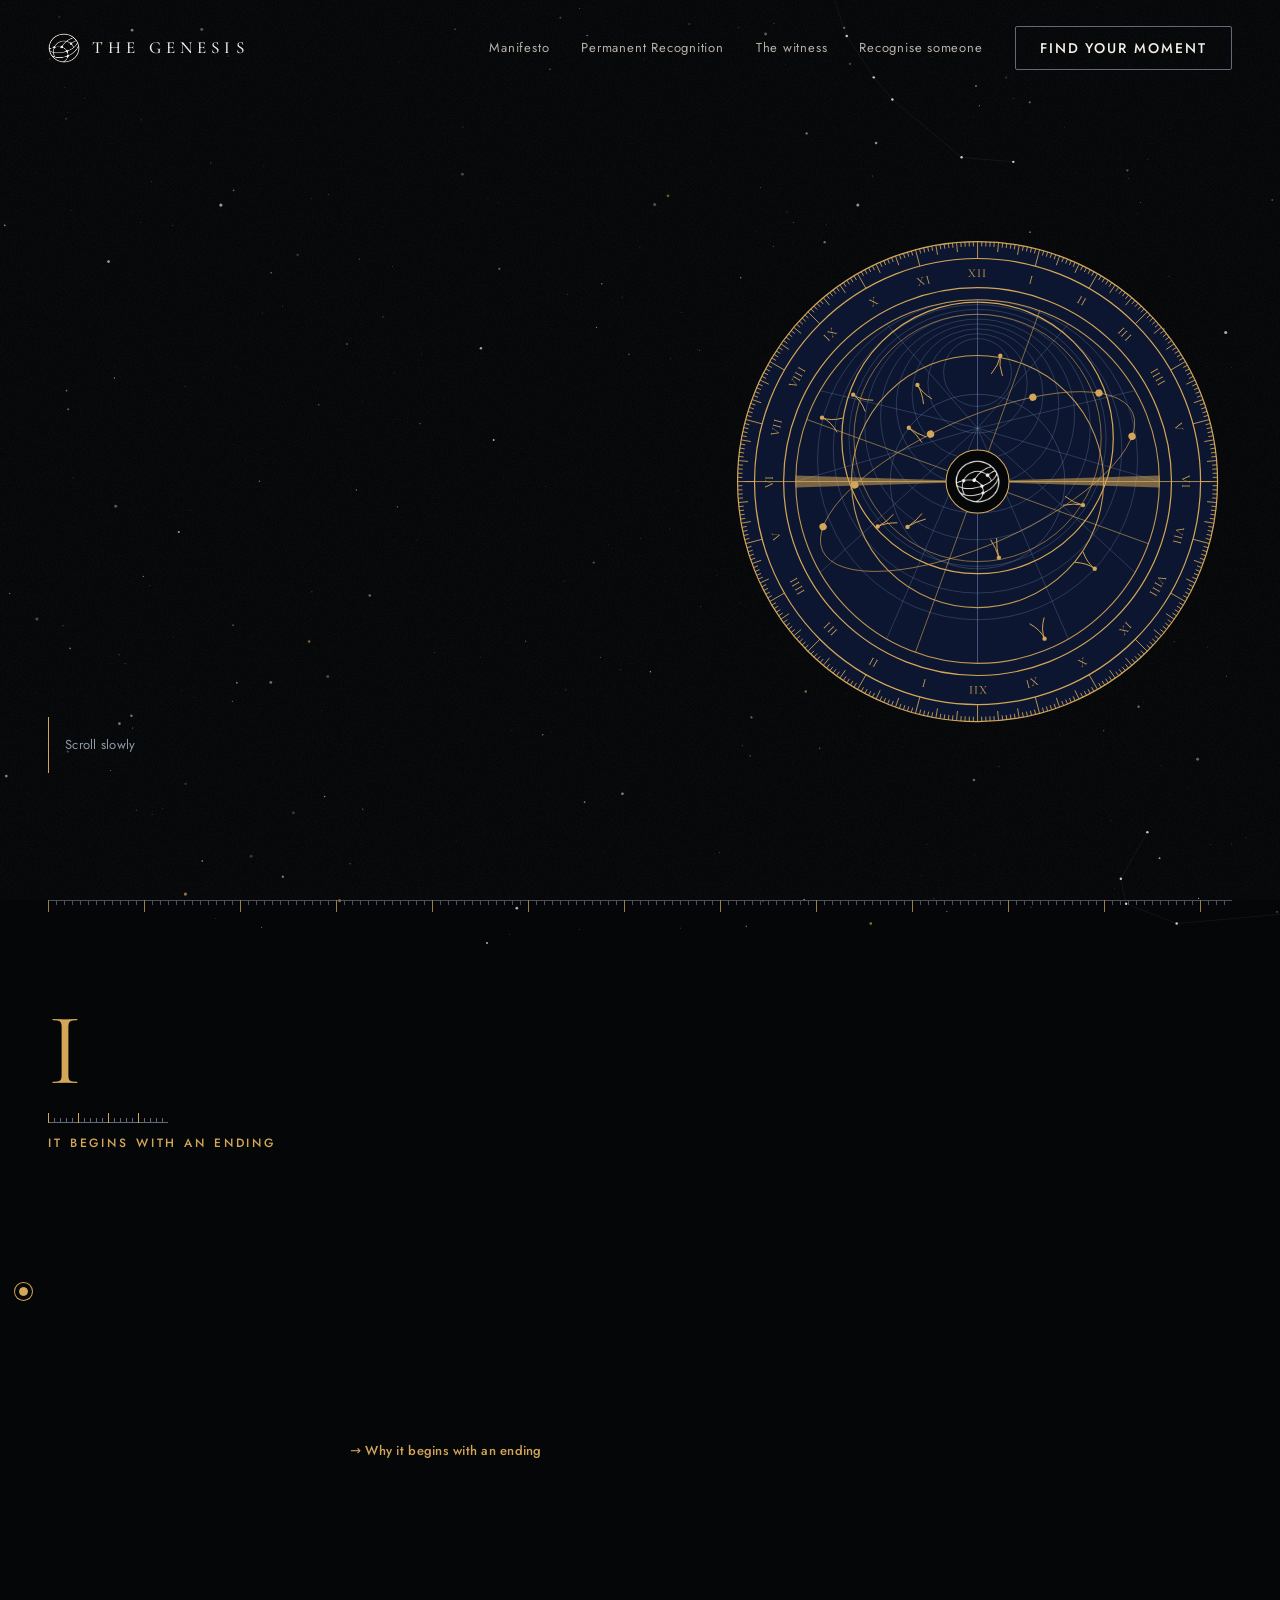
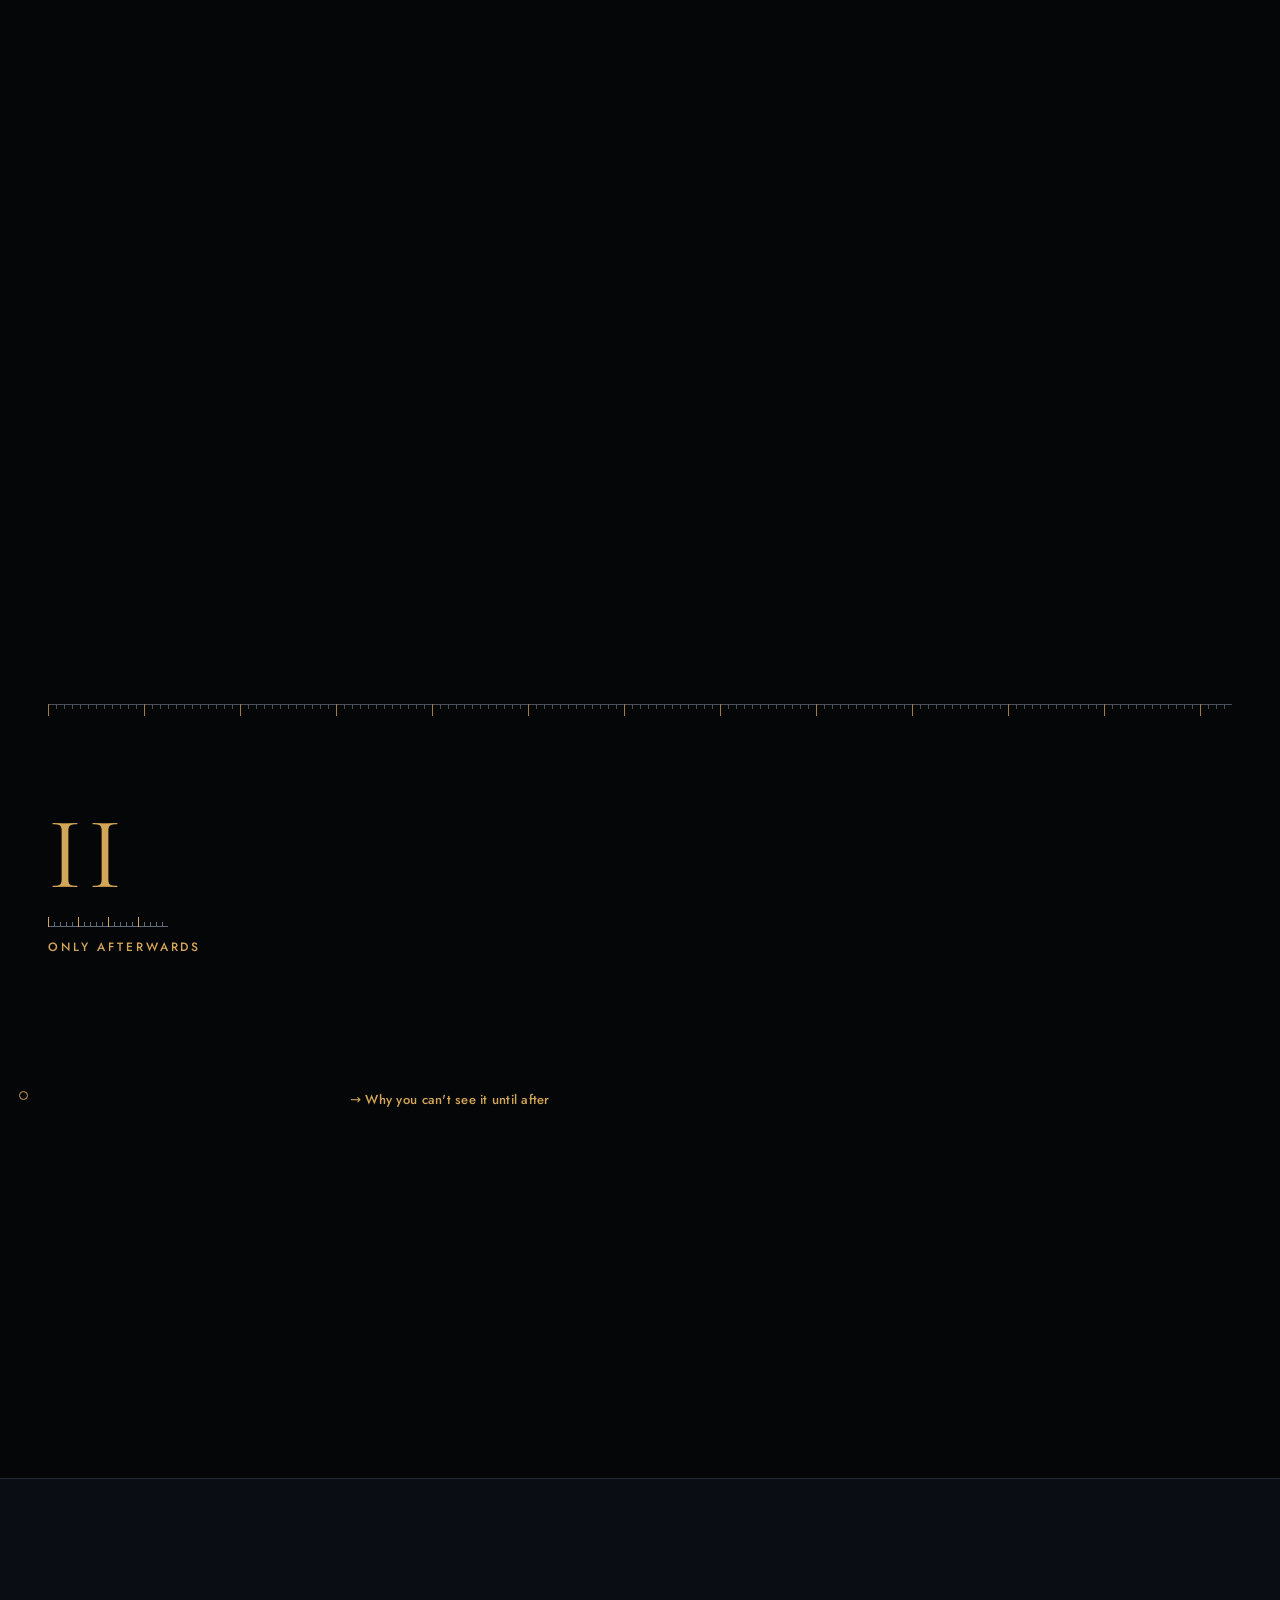
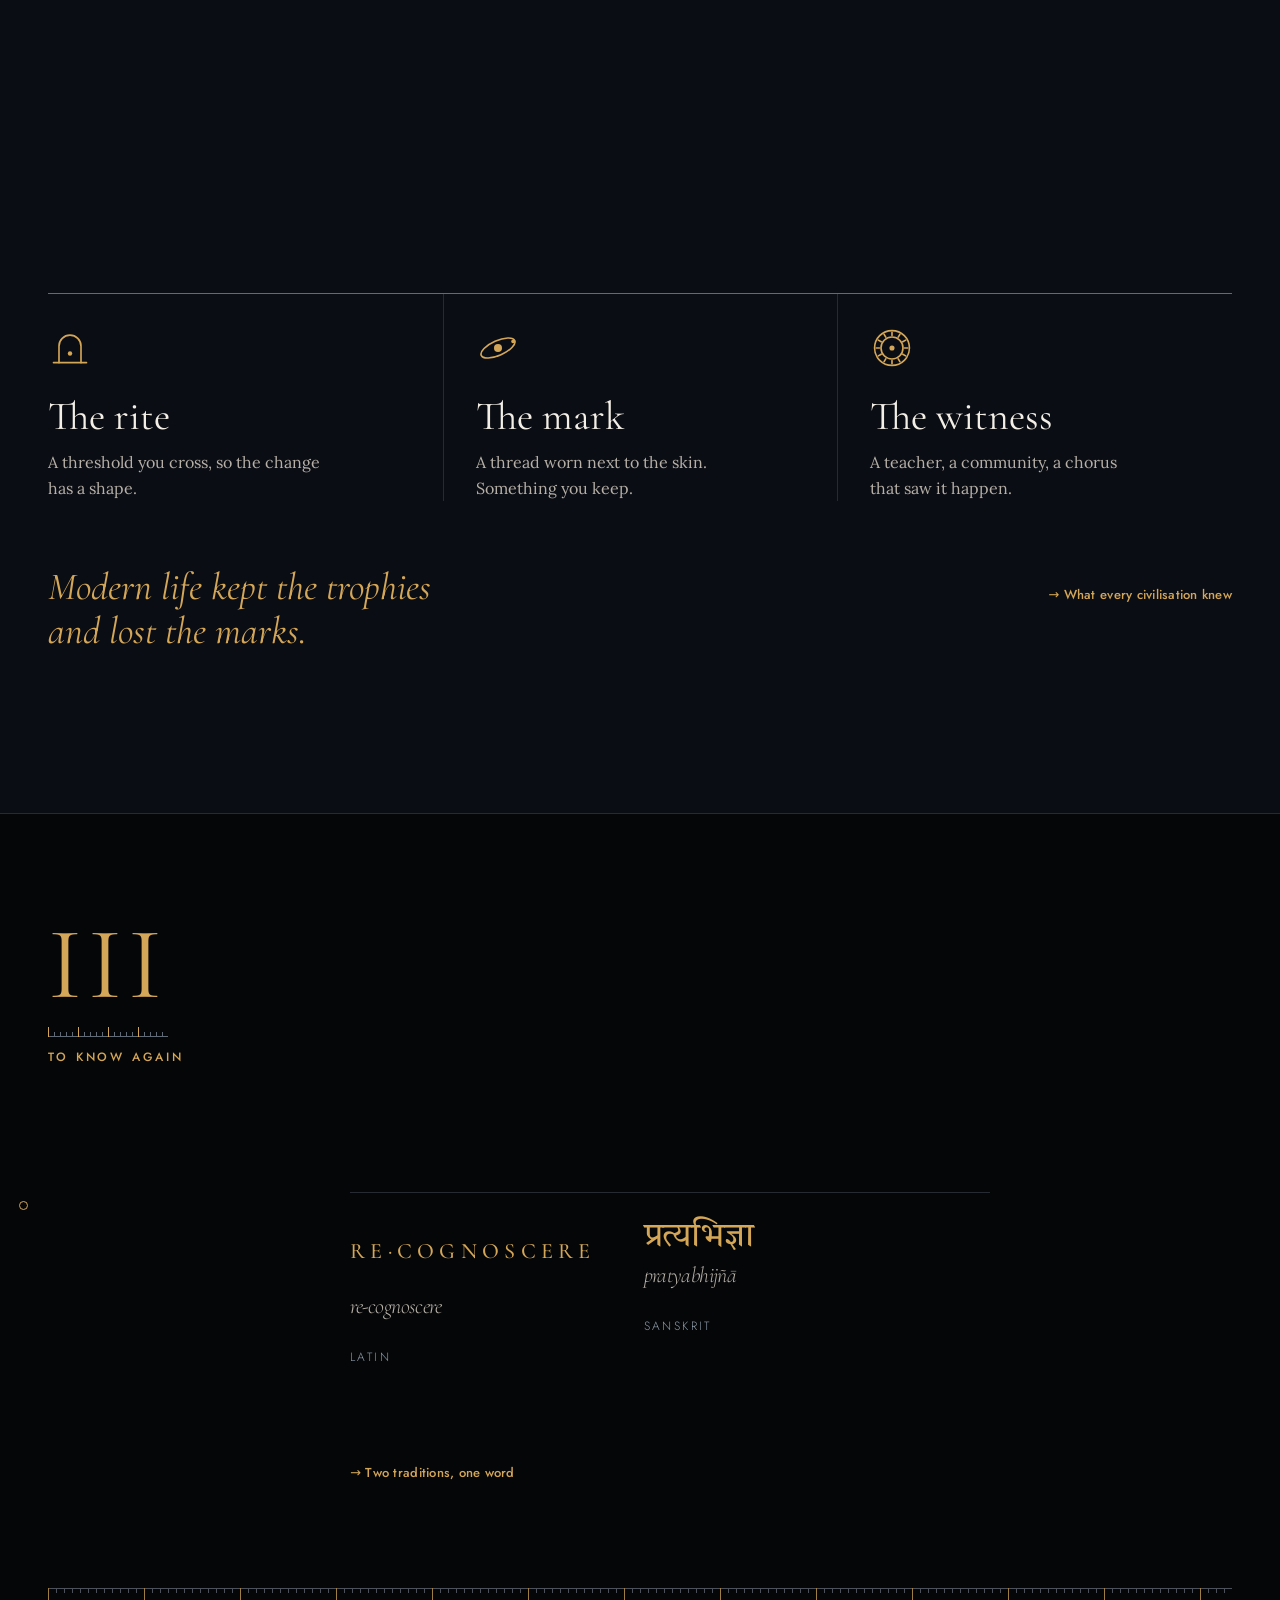
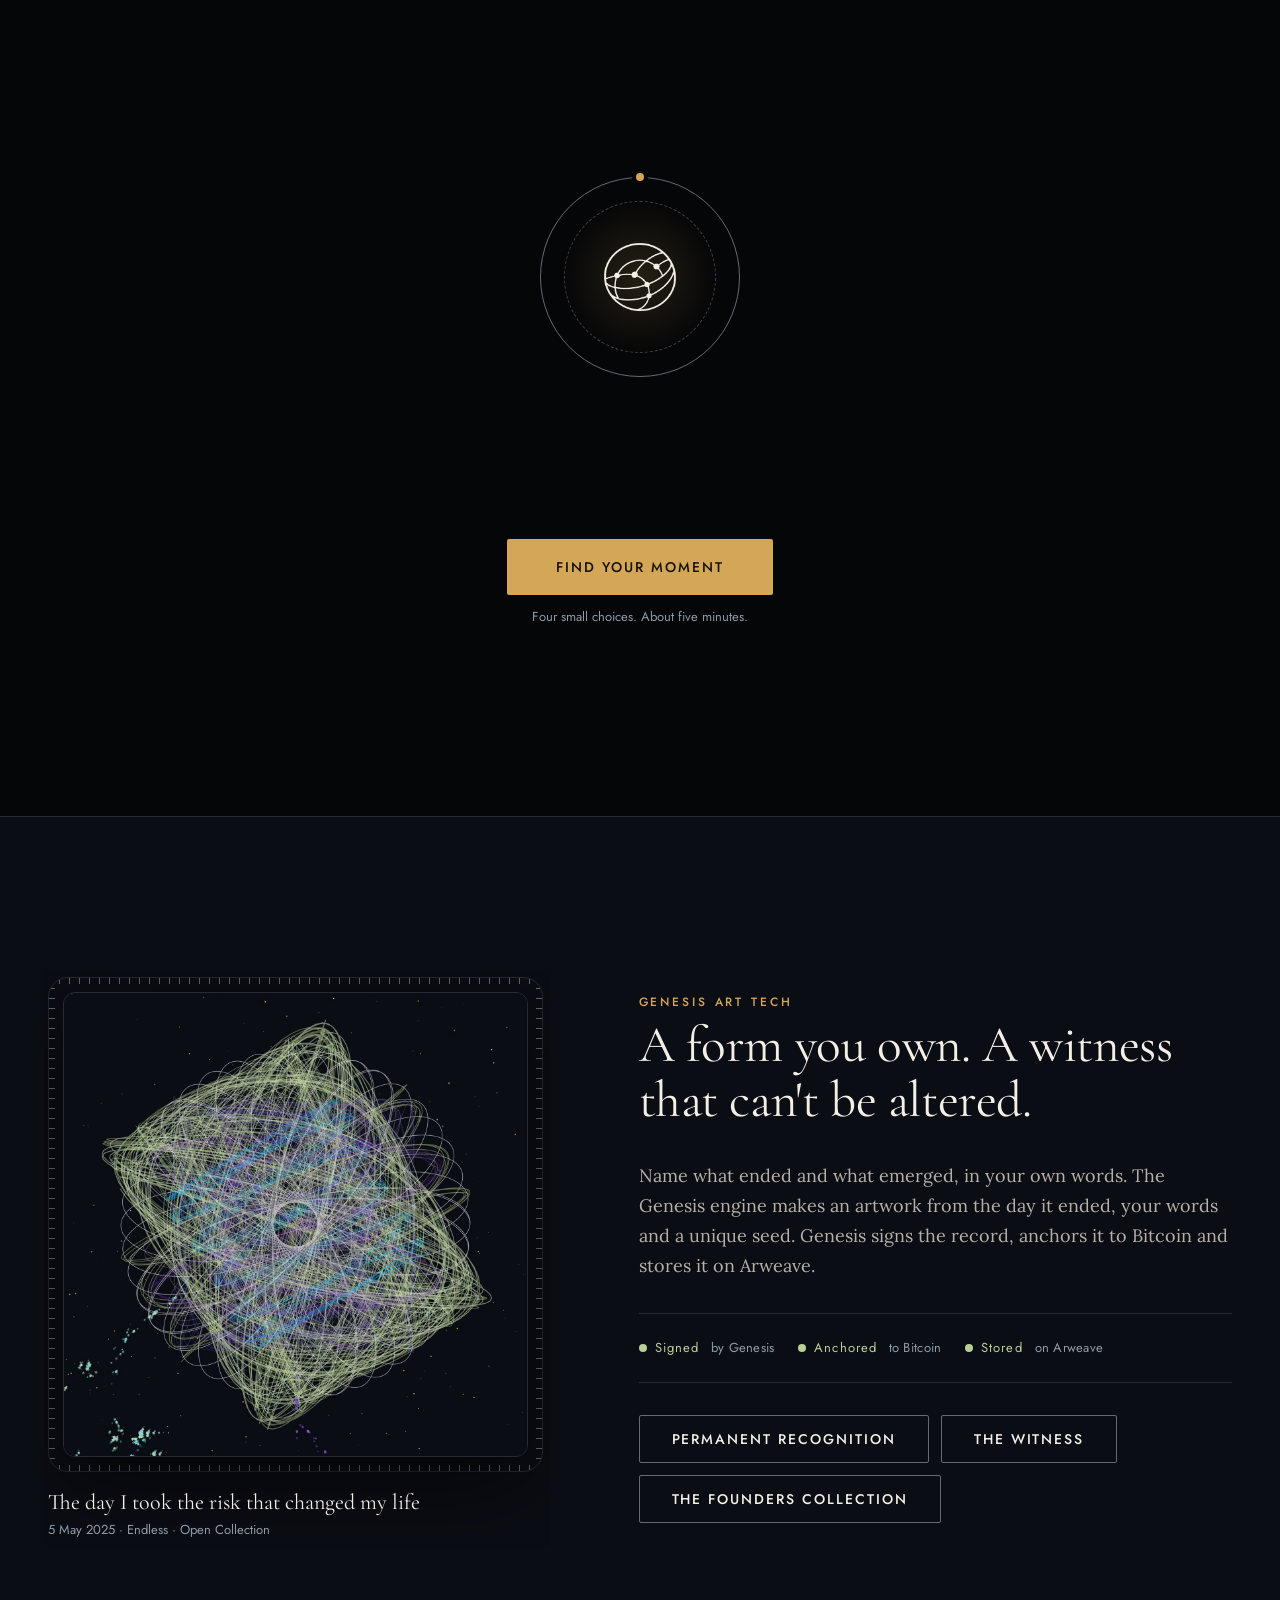
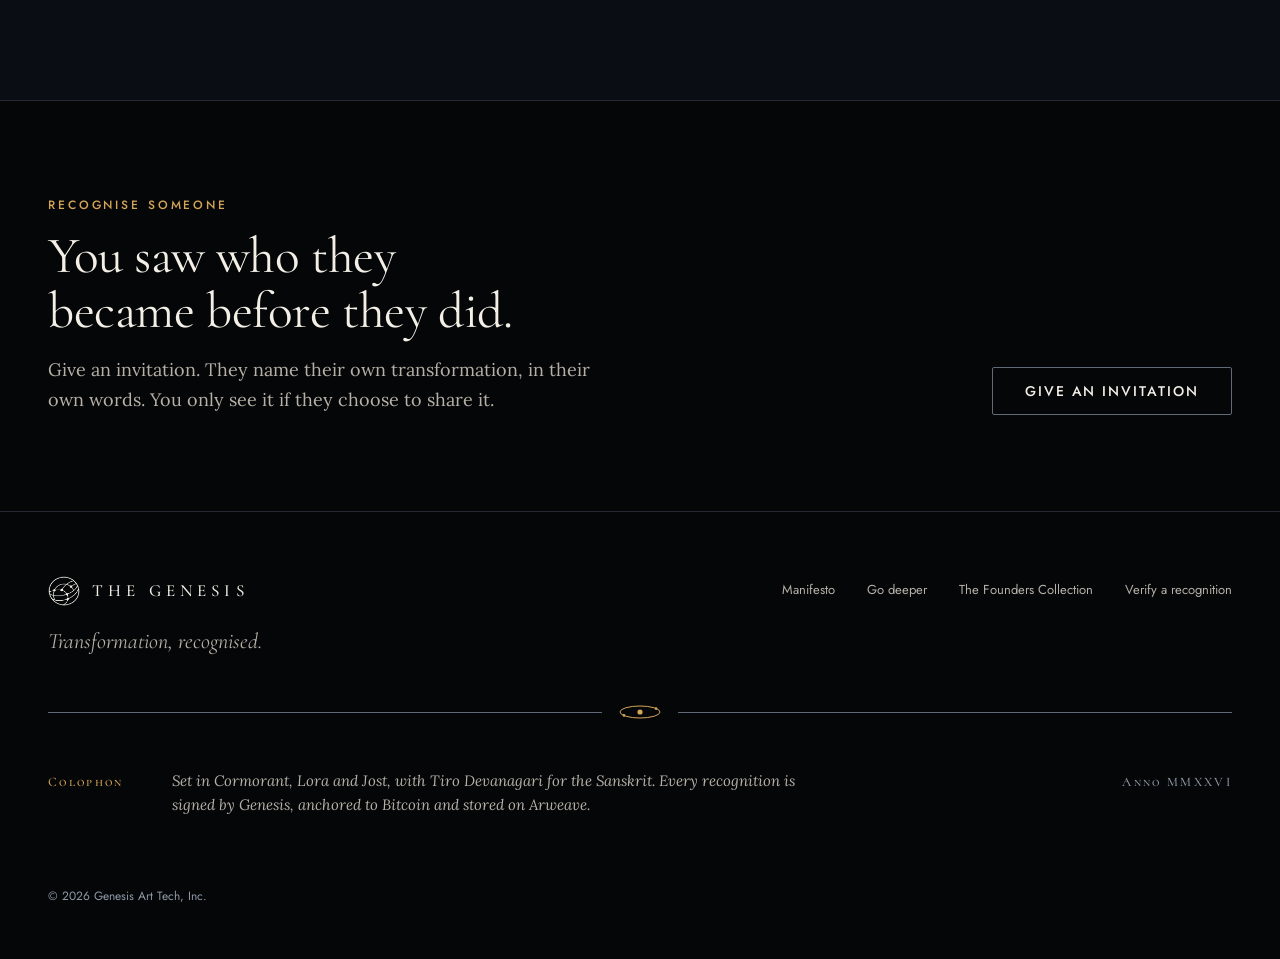
<file: index.html>
<!doctype html>
<html lang="en-GB" data-theme="night">
<head>
<meta charset="utf-8">
<meta name="viewport" content="width=device-width, initial-scale=1">
<title>THE GENESIS — Transformation, recognised.</title>
<meta name="description" content="The world recognises what you built. Genesis recognises who you became, and gives you something to own that only you could have earned.">
<link rel="icon" href="assets/genesis-emblem-brass.png">
<link rel="preconnect" href="https://fonts.googleapis.com">
<link rel="preconnect" href="https://fonts.gstatic.com" crossorigin>
<link rel="stylesheet" href="https://fonts.googleapis.com/css2?family=Cormorant+Garamond:ital,wght@0,300;0,400;0,500;1,300;1,400&amp;family=Cormorant+SC:wght@400;500&amp;family=Tiro+Devanagari+Sanskrit&amp;family=IBM+Plex+Mono:wght@400&amp;family=Jost:wght@400;500&amp;family=Lora:ital,wght@0,400;1,400&amp;display=swap">
<link rel="stylesheet" href="styles/tokens.css">
<link rel="stylesheet" href="styles/components.css">
<link rel="stylesheet" href="styles/site.css">
<link rel="stylesheet" href="styles/ornament.css">
<script src="scripts/site.js" defer></script>
<script src="scripts/seed.js" defer></script>
<script src="scripts/sky.js" defer></script>
<script src="scripts/seal.js" defer></script>
</head>
<body>
<a class="skip g-btn g-btn--quiet" href="#main">Skip to content</a>
<div class="thread" aria-hidden="true"></div>

<header class="site-head">
  <div class="wrap site-head__bar">
    <a class="brand" href="index.html" aria-label="THE GENESIS, home"><img class="g-emblem--light" src="assets/genesis-emblem-light.png" alt=""><img class="g-emblem--ink" src="assets/genesis-emblem-ink.png" alt=""><span>The Genesis</span></a>
    <button class="menu-btn" aria-expanded="false" aria-controls="nav"><span class="menu-btn__word">Menu</span><span class="menu-btn__lines" aria-hidden="true"></span></button>
    <nav class="nav" id="nav" aria-label="Main">
      <a class="nav__link" href="manifesto.html">Manifesto</a>
      <a class="nav__link" href="art-tech.html">Permanent Recognition</a>
      <a class="nav__link" href="witness.html">The witness</a>
      <a class="nav__link" href="gift.html">Recognise someone</a>
      <a class="g-btn g-btn--quiet" href="begin.html">Find your moment</a>
    </nav>
  </div>
</header>

<main id="main">

  <!-- Screens 1 + 2 -->
  <section class="wrap opening opening--sky" aria-label="Opening">
    <div class="opening__text">
      <h1 class="t-hero" data-reveal style="--d: 200ms">You can tell anyone what you built.</h1>
      <p class="opening__answer" data-reveal style="--d: 1400ms">Can you tell them who you became?</p>
      <div class="opening__cue" aria-hidden="true" data-reveal style="--d: 2400ms"><span></span><span class="t-caption">Scroll slowly</span></div>
    </div>
    <div class="opening__instrument" data-reveal style="--d: 700ms"><div class="astrolabe" data-astrolabe></div></div>
  </section>

  <!-- Screen 3: turn one -->
  <section class="section--rule">
    <span class="knot" aria-hidden="true"></span>
    <div class="wrap grid-12 turn">
      <div class="col-label turn__label" data-reveal>
        <span class="t-numeral" aria-hidden="true">I</span><span class="numeral-limb" aria-hidden="true"></span>
        <span class="g-eyebrow">It begins with an ending</span>
      </div>
      <div class="col-main">
        <p class="t-turn measure-turn" data-reveal>Every transformation begins with something ending.</p>
        <p class="t-lede turn__lede" data-reveal style="--d: 300ms">A role. A belief. A version of you.</p>
        <div class="turn__deeper" data-reveal style="--d: 700ms"><a class="g-btn g-btn--link" href="deeper.html#ending">Why it begins with an ending</a></div>
      </div>
    </div>
  </section>

  <!-- Screen 4: the in-between -->
  <section class="wrap grid-12 between">
    <p class="col-main" data-reveal>Then a stretch where you're <span class="fades">no longer who you were,</span> and <span class="fades">not yet who you'd be.</span></p>
  </section>

  <!-- Screens 5 + 6: turn two -->
  <section class="section--rule">
    <span class="knot" aria-hidden="true"></span>
    <div class="wrap grid-12 turn">
      <div class="col-label turn__label" data-reveal>
        <span class="t-numeral" aria-hidden="true">II</span><span class="numeral-limb" aria-hidden="true"></span>
        <span class="g-eyebrow">Only afterwards</span>
      </div>
      <div class="col-main">
        <p class="t-turn measure-turn" data-reveal>You only see it afterwards.</p>
        <p class="t-lede turn__lede" data-reveal style="--d: 300ms">By then, no one thinks to ask. Often not even you.</p>
        <div class="turn__deeper" data-reveal style="--d: 700ms"><a class="g-btn g-btn--link" href="deeper.html#afterwards">Why you can't see it until after</a></div>
        <p class="t-display-m turn__after" data-reveal>Most people who go through it tell almost no one.</p>
      </div>
    </div>
  </section>

  <!-- Screen 7: the founding insight -->
  <section class="section--surface section--tall">
    <div class="wrap">
      <span class="g-eyebrow" data-reveal>For thousands of years</span>
      <p class="t-display-l" style="max-width: 20ch; --d: 200ms" data-reveal>Transformation came with a rite, a mark and a witness.</p>
      <div class="marks">
        <div data-reveal><svg class="glyph glyph--l" aria-hidden="true"><use href="#g-threshold"/></svg><h3>The rite</h3><p>A threshold you cross, so the change has a shape.</p></div>
        <div data-reveal style="--d: 150ms"><svg class="glyph glyph--l" aria-hidden="true"><use href="#g-seed"/></svg><h3>The mark</h3><p>A thread worn next to the skin. Something you keep.</p></div>
        <div data-reveal style="--d: 300ms"><svg class="glyph glyph--l" aria-hidden="true"><use href="#g-seal"/></svg><h3>The witness</h3><p>A teacher, a community, a chorus that saw it happen.</p></div>
      </div>
      <div class="insight-close" data-reveal>
        <p>Modern life kept the trophies and lost the marks.</p>
        <a class="g-btn g-btn--link" href="deeper.html#civilisation">What every civilisation knew</a>
      </div>
    </div>
  </section>

  <!-- Screen 8: turn three -->
  <section class="has-knot">
    <span class="knot" aria-hidden="true"></span>
    <div class="wrap grid-12 turn">
      <div class="col-label turn__label" data-reveal>
        <span class="t-numeral" aria-hidden="true">III</span><span class="numeral-limb" aria-hidden="true"></span>
        <span class="g-eyebrow">To know again</span>
      </div>
      <div class="col-main">
        <p class="t-display-m t-muted t-italic" data-reveal>There is an old word for what completes it.</p>
        <p class="word" data-reveal style="--d: 300ms">Recognition.</p>
        <p class="t-lede" style="margin-top: var(--space-5); --d: 600ms" data-reveal>To know again what was already true.</p>
        <div class="word-pair" data-reveal>
          <div><span class="w-carved" lang="la" aria-hidden="true">RE·COGNOSCERE</span><span class="w" lang="la">re-cognoscere</span><span class="l">Latin</span></div>
          <div><span class="w-deva deva" lang="sa">प्रत्यभिज्ञा</span><span class="w" lang="sa-Latn">pratyabhijñā</span><span class="l">Sanskrit</span></div>
        </div>
        <div class="turn__deeper" data-reveal><a class="g-btn g-btn--link" href="deeper.html#one-word">Two traditions, one word</a></div>
      </div>
    </div>
  </section>

  <!-- Screen 9: the handoff -->
  <section class="section--rule">
    <div class="wrap handoff">
      <div class="orbit" data-reveal aria-hidden="true"><span class="orbit__arm"></span><img src="assets/genesis-emblem-light.png" alt=""></div>
      <h2 class="t-turn" data-reveal style="--d: 200ms">Only you can name yours.</h2>
      <div data-reveal style="--d: 500ms">
        <a class="g-btn g-btn--primary" href="begin.html">Find your moment</a>
        <span class="g-btn__note">Four small choices. About five minutes.</span>
      </div>
    </div>
  </section>

  <!-- After the handoff: Genesis Art Tech -->
  <section class="section--surface section--tall">
    <div class="wrap split">
      <figure class="g-art" data-reveal>
        <span class="mat"><span class="g-art__frame"><img src="assets/endless-2620050a.jpg" width="1400" height="1400" loading="lazy" alt="Endless artwork for Recognition 2620050a: dense pale-green, cyan and violet filaments forming a rotated square around a small central ring"></span></span>
        <figcaption class="g-art__cap"><span class="g-art__title">The day I took the risk that changed my life</span>5 May 2025 · Endless · Open Collection</figcaption>
      </figure>
      <div class="stack" style="--stack: var(--space-6)">
        <div>
          <span class="g-eyebrow">Genesis Art Tech</span>
          <h2 class="t-display-l">A form you own. A witness that can't be altered.</h2>
        </div>
        <p class="t-body">Name what ended and what emerged, in your own words. The Genesis engine makes an artwork from the day it ended, your words and a unique seed. Genesis signs the record, anchors it to Bitcoin and stores it on Arweave.</p>
        <div class="g-wstatus" role="list" style="padding-block: var(--space-5); border-block: 1px solid var(--hairline);">
          <span class="g-wstatus__item" role="listitem">Signed<span class="g-wstatus__sub">by Genesis</span></span>
          <span class="g-wstatus__item" role="listitem">Anchored<span class="g-wstatus__sub">to Bitcoin</span></span>
          <span class="g-wstatus__item" role="listitem">Stored<span class="g-wstatus__sub">on Arweave</span></span>
        </div>
        <div class="actions">
          <a class="g-btn g-btn--quiet" href="art-tech.html">Permanent Recognition</a>
          <a class="g-btn g-btn--quiet" href="witness.html">The witness</a>
          <a class="g-btn g-btn--quiet" href="collection.html">The Founders Collection</a>
        </div>
      </div>
    </div>
  </section>

  <!-- Recognise someone -->
  <section class="section">
    <div class="wrap" style="display: flex; flex-wrap: wrap; justify-content: space-between; align-items: flex-end; gap: var(--space-7);">
      <div class="stack" style="flex: 1 1 520px; min-width: 0; --stack: var(--space-4)">
        <span class="g-eyebrow">Recognise someone</span>
        <p class="t-display-l" style="max-width: 20ch">You saw who they became before they did.</p>
        <p class="t-body" style="max-width: 50ch">Give an invitation. They name their own transformation, in their own words. You only see it if they choose to share it.</p>
      </div>
      <a class="g-btn g-btn--quiet" href="gift.html">Give an invitation</a>
    </div>
  </section>

</main>

<footer class="site-foot">
  <div class="wrap">
    <div class="site-foot__top">
      <div>
        <a class="brand" href="index.html" aria-label="THE GENESIS, home"><img class="g-emblem--light" src="assets/genesis-emblem-light.png" alt=""><img class="g-emblem--ink" src="assets/genesis-emblem-ink.png" alt=""><span>The Genesis</span></a>
        <p class="site-foot__sig">Transformation, recognised.</p>
      </div>
      <nav class="site-foot__nav" aria-label="Footer">
        <a href="manifesto.html">Manifesto</a>
        <a href="deeper.html">Go deeper</a>
        <a href="collection.html">The Founders Collection</a>
        <a href="verify.html">Verify a recognition</a>
      </nav>
    </div>
    <div class="orule" aria-hidden="true"><span></span></div>
    <div class="colophon">
      <p class="colophon__head inscription">Colophon</p>
      <p class="colophon__text">Set in Cormorant, Lora and Jost, with Tiro Devanagari for the Sanskrit. Every recognition is signed by Genesis, anchored to Bitcoin and stored on Arweave.</p>
      <p class="colophon__year inscription">Anno MMXXVI</p>
    </div>
    <p class="site-foot__legal">© 2026 Genesis Art Tech, Inc.</p>
  </div>
</footer>
</body>
</html>
</file>
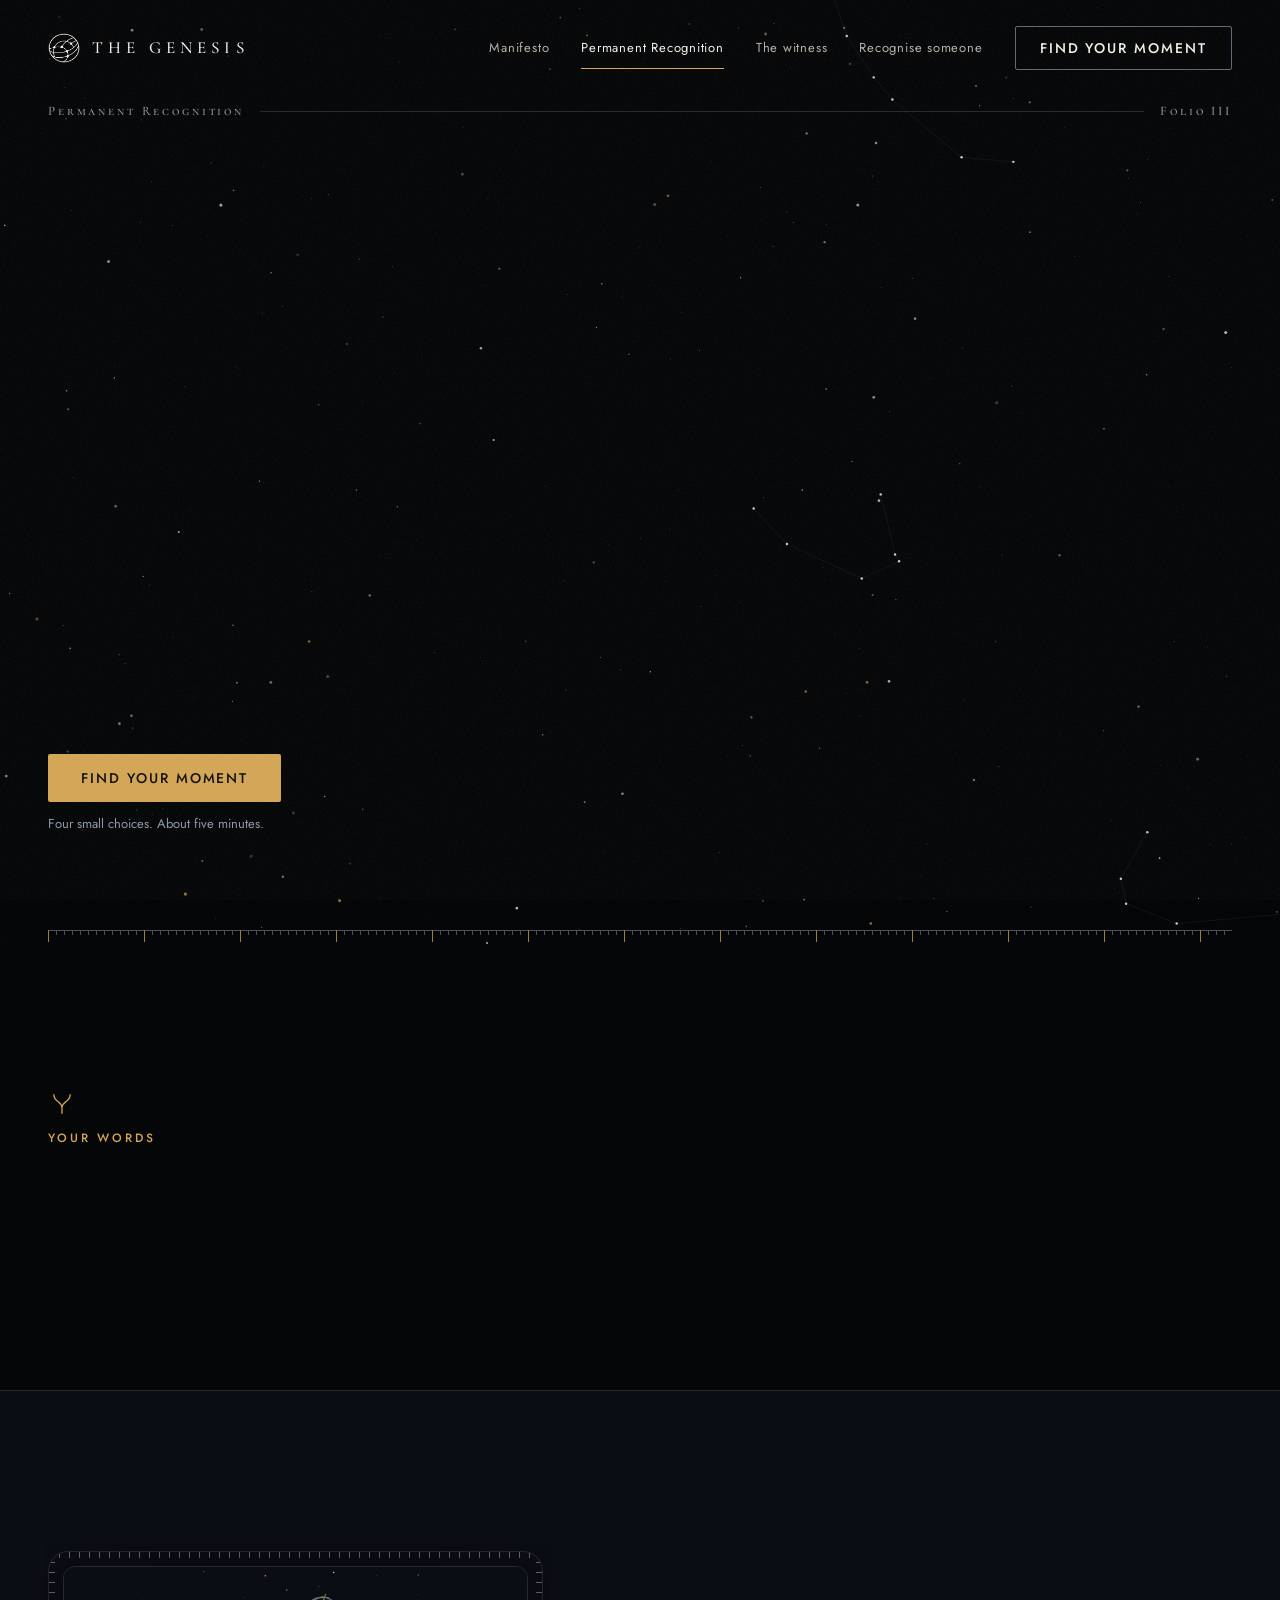
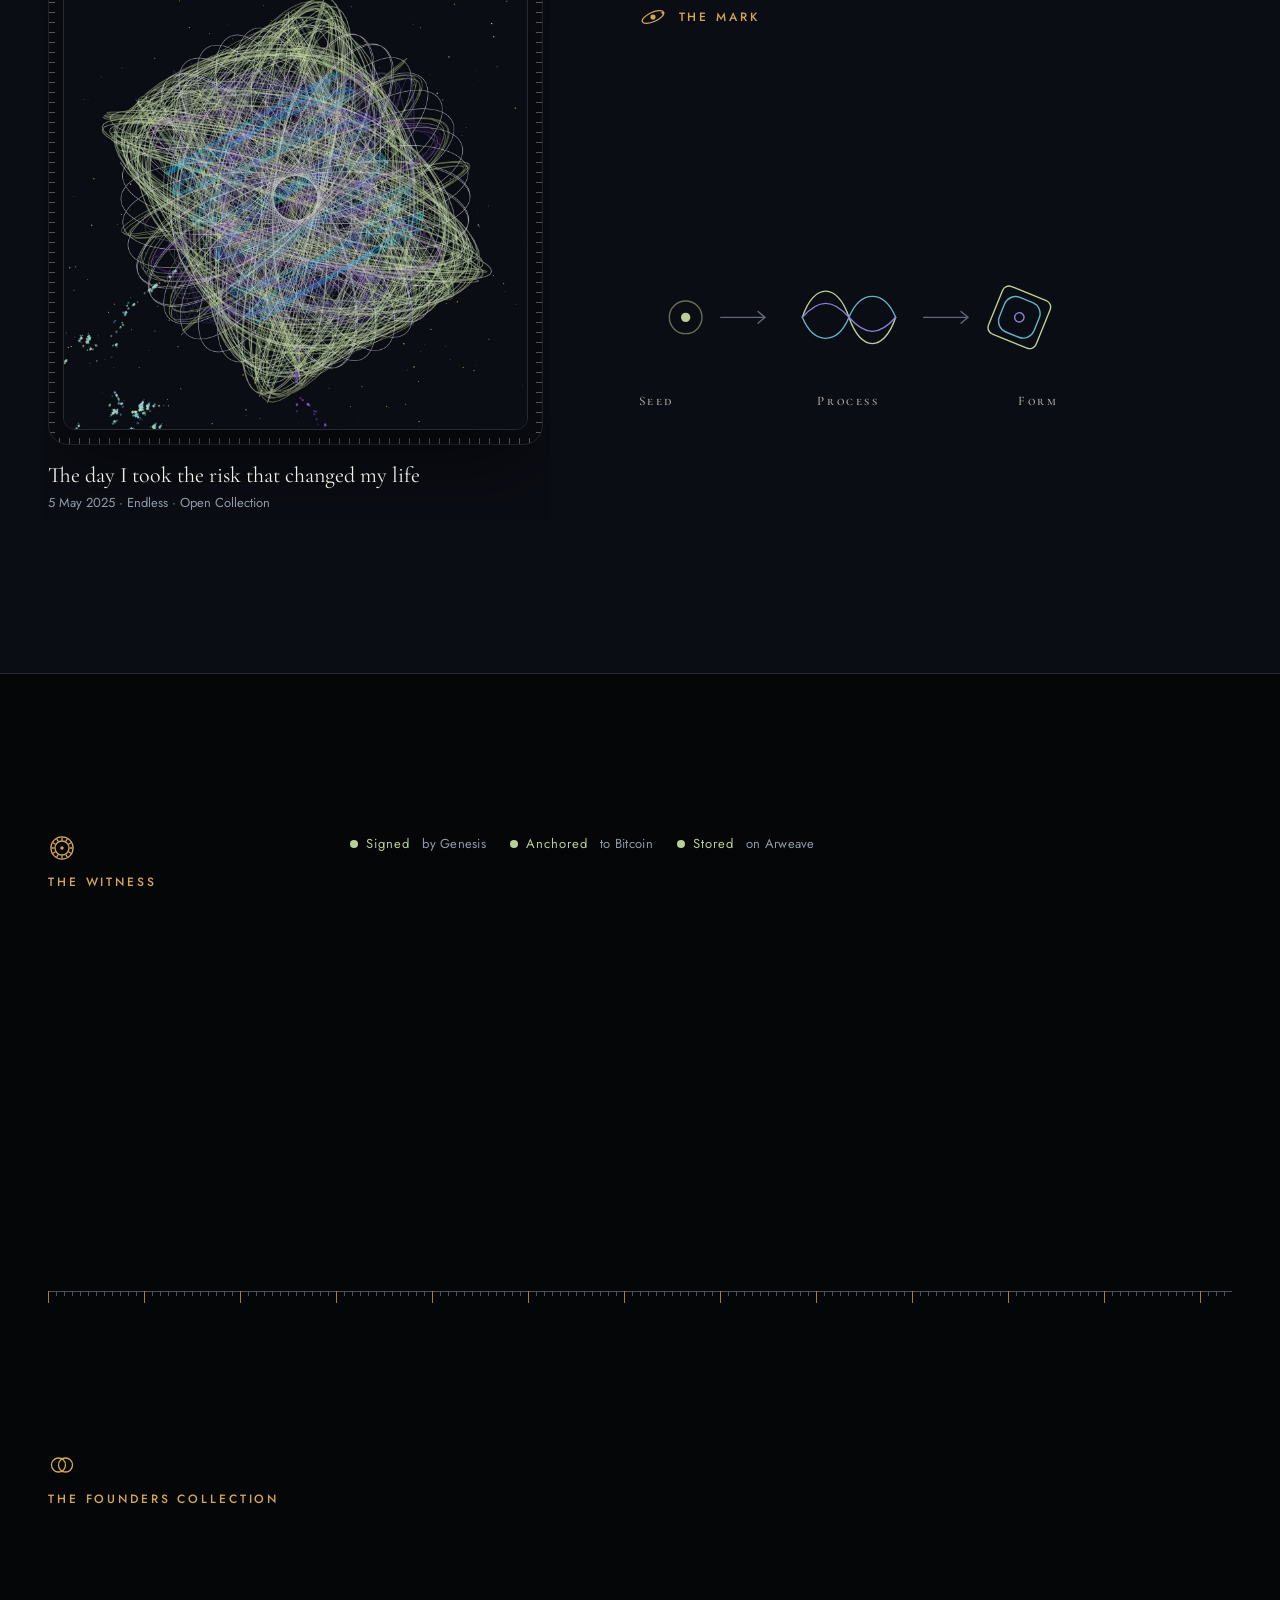
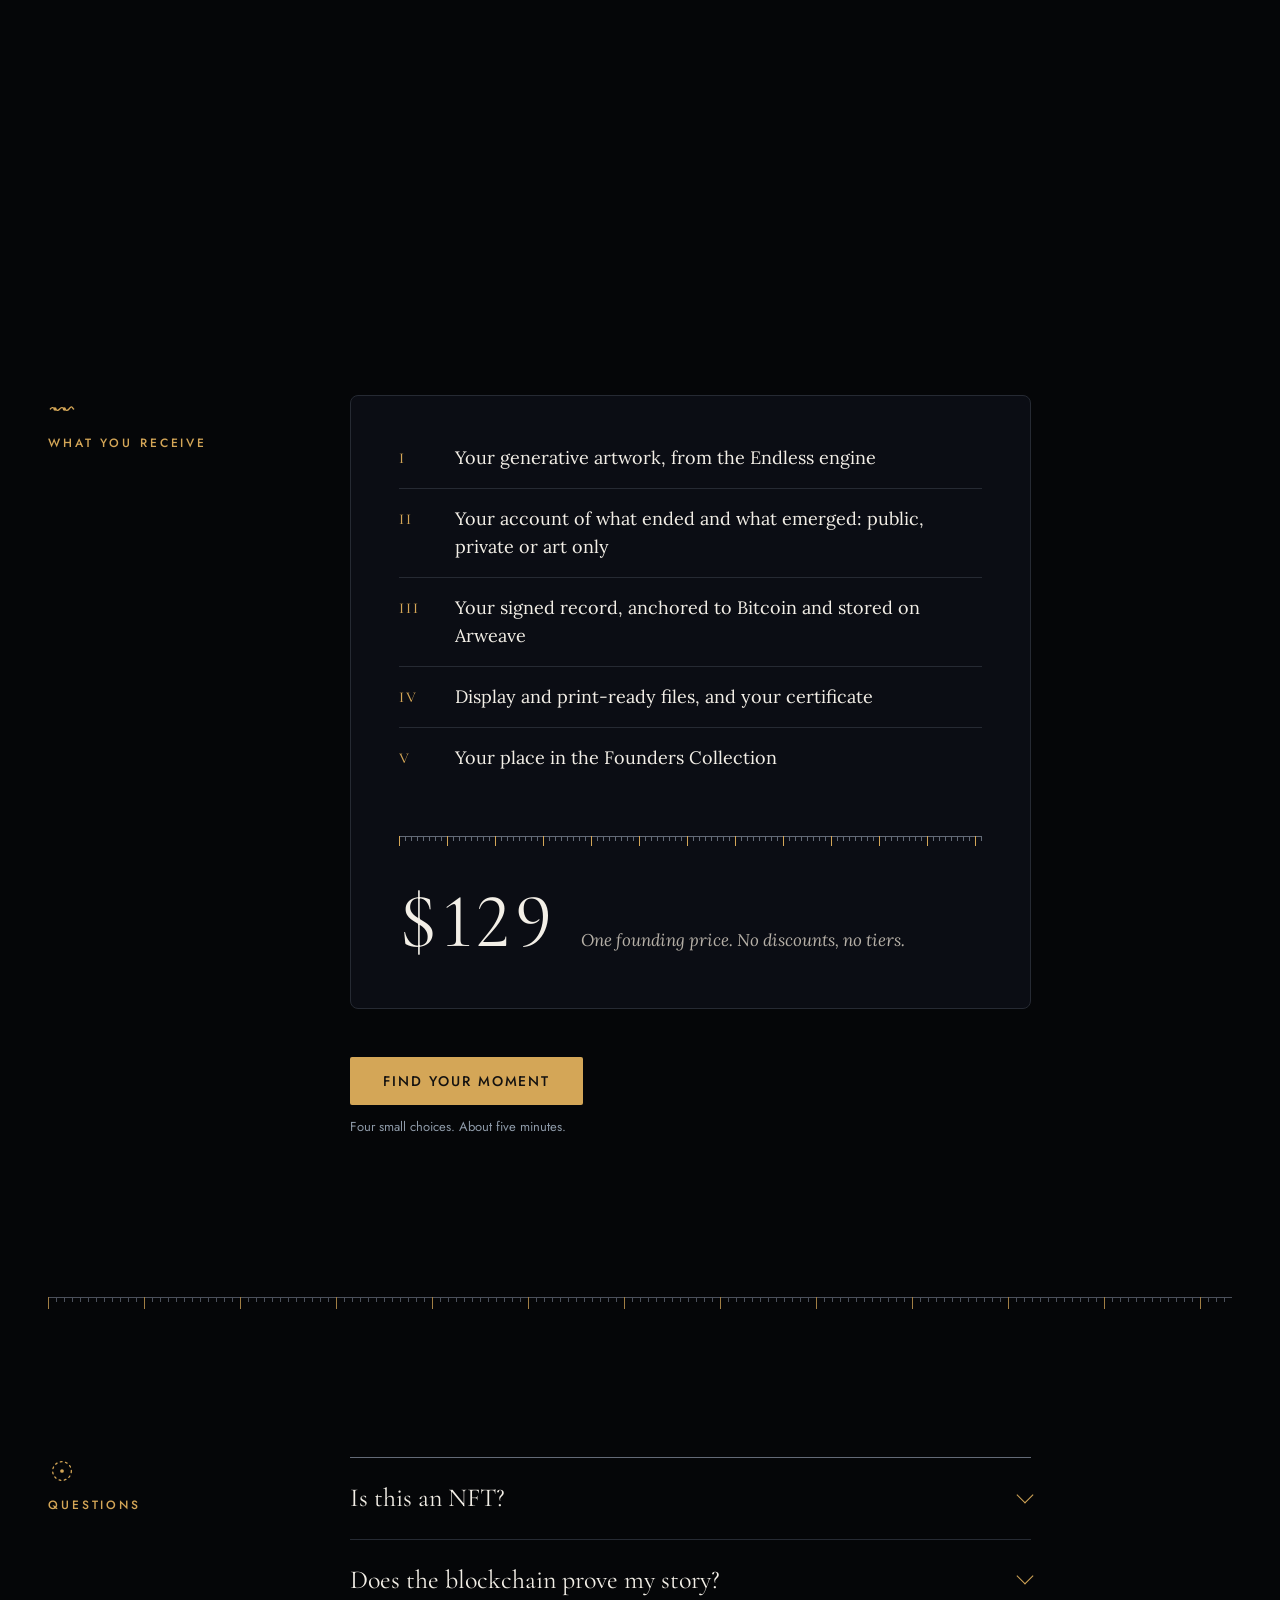
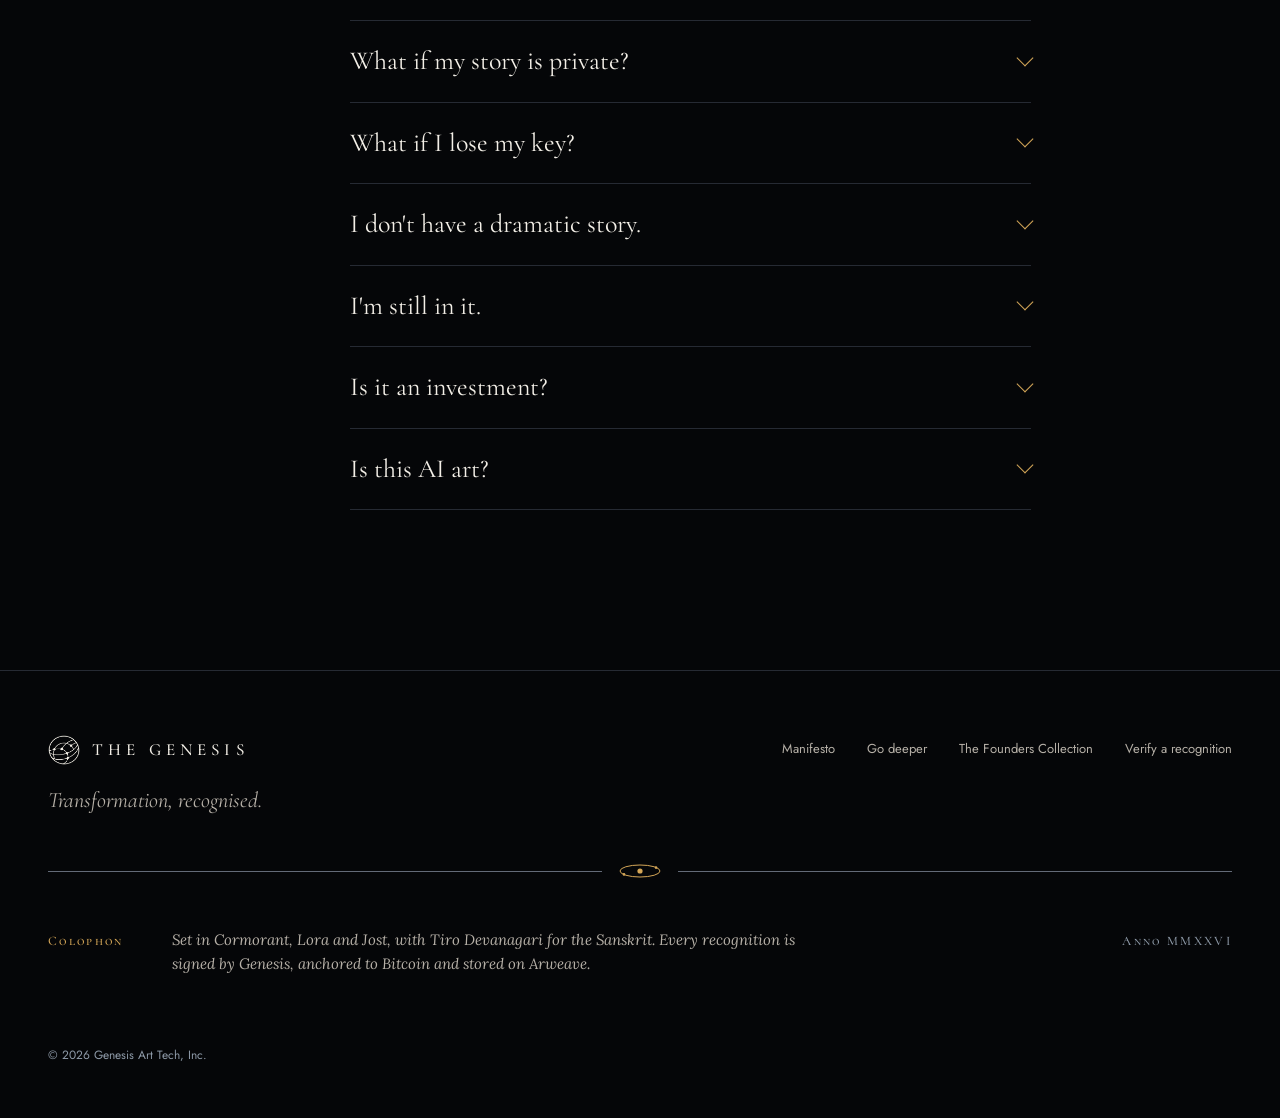
<file: art-tech.html>
<!doctype html>
<html lang="en-GB" data-theme="night">
<head>
<meta charset="utf-8">
<meta name="viewport" content="width=device-width, initial-scale=1">
<title>Permanent Recognition — Genesis Art Tech</title>
<meta name="description" content="Your transformation, given a form you own. And a witness that can't be altered.">
<link rel="icon" href="assets/genesis-emblem-brass.png">
<link rel="preconnect" href="https://fonts.googleapis.com">
<link rel="preconnect" href="https://fonts.gstatic.com" crossorigin>
<link rel="stylesheet" href="https://fonts.googleapis.com/css2?family=Cormorant+Garamond:ital,wght@0,300;0,400;0,500;1,300;1,400&amp;family=Cormorant+SC:wght@400;500&amp;family=Tiro+Devanagari+Sanskrit&amp;family=IBM+Plex+Mono:wght@400&amp;family=Jost:wght@400;500&amp;family=Lora:ital,wght@0,400;1,400&amp;display=swap">
<link rel="stylesheet" href="styles/tokens.css">
<link rel="stylesheet" href="styles/components.css">
<link rel="stylesheet" href="styles/site.css">
<link rel="stylesheet" href="styles/ornament.css">
<script src="scripts/site.js" defer></script>
<script src="scripts/seed.js" defer></script>
<script src="scripts/sky.js" defer></script>
<script src="scripts/seal.js" defer></script>
</head>
<body>
<a class="skip g-btn g-btn--quiet" href="#main">Skip to content</a>

<header class="site-head">
  <div class="wrap site-head__bar">
    <a class="brand" href="index.html" aria-label="THE GENESIS, home"><img class="g-emblem--light" src="assets/genesis-emblem-light.png" alt=""><img class="g-emblem--ink" src="assets/genesis-emblem-ink.png" alt=""><span>The Genesis</span></a>
    <button class="menu-btn" aria-expanded="false" aria-controls="nav"><span class="menu-btn__word">Menu</span><span class="menu-btn__lines" aria-hidden="true"></span></button>
    <nav class="nav" id="nav" aria-label="Main">
      <a class="nav__link" href="manifesto.html">Manifesto</a>
      <a class="nav__link" href="art-tech.html" aria-current="page">Permanent Recognition</a>
      <a class="nav__link" href="witness.html">The witness</a>
      <a class="nav__link" href="gift.html">Recognise someone</a>
      <a class="g-btn g-btn--quiet" href="begin.html">Find your moment</a>
    </nav>
  </div>
</header>
<div class="wrap running-head" aria-hidden="true"><span>Permanent Recognition</span><span class="running-head__rule"></span><span>Folio III</span></div>

<main id="main">

  <section class="wrap page-open">
    <span class="g-eyebrow" data-reveal>Permanent Recognition</span>
    <h1 class="t-hero" style="max-width: 13ch; --d: 150ms" data-reveal>Your transformation, given a form you own.</h1>
    <p class="t-lede" data-reveal style="--d: 600ms">And a witness that can't be altered.</p>
    <div class="actions" data-reveal style="--d: 900ms">
      <div><a class="g-btn g-btn--primary" href="begin.html">Find your moment</a><span class="g-btn__note">Four small choices. About five minutes.</span></div>
    </div>
  </section>

  <!-- 1. Your words -->
  <section class="section--rule section--tall">
    <div class="wrap grid-12">
      <div class="col-label glyph-head" data-reveal><svg class="glyph" aria-hidden="true"><use href="#g-word"/></svg><span class="g-eyebrow">Your words</span></div>
      <div class="col-main-narrow stack" style="--stack: var(--space-5)">
        <h2 class="t-display-l" data-reveal>Only you can name it.</h2>
        <p class="t-body" data-reveal style="--d: 200ms">You choose what ended, what emerged and the day it ended. You write it in your own words. We never write it for you, and we never judge it.</p>
      </div>
    </div>
  </section>

  <!-- 2. The mark -->
  <section class="section--surface section--tall">
    <div class="wrap split">
      <figure class="g-art" data-reveal>
        <span class="mat"><span class="g-art__frame"><img src="assets/endless-2620050a.jpg" width="1400" height="1400" loading="lazy" alt="Endless artwork for Recognition 2620050a: dense pale-green, cyan and violet filaments forming a rotated square around a small central ring"></span></span>
        <figcaption class="g-art__cap"><span class="g-art__title">The day I took the risk that changed my life</span>5 May 2025 · Endless · Open Collection</figcaption>
      </figure>
      <div class="stack" style="--stack: var(--space-5)">
        <div class="glyph-head" data-reveal><svg class="glyph" aria-hidden="true"><use href="#g-seed"/></svg><span class="g-eyebrow">The mark</span></div>
        <h2 class="t-display-l" data-reveal>A seed becomes a form.</h2>
        <p class="t-body" data-reveal>The Genesis engine, <em>Endless</em>, makes an artwork from the day your old form ended, your words and a unique seed. It isn't a picture of what happened. It's made the way transformation happens: from a seed, through a process, into a form no one could see in advance.</p>
        <figure class="process" data-reveal aria-label="Seed, then process, then form">
          <svg viewBox="0 0 360 96" aria-hidden="true">
            <g class="process__seed"><circle cx="40" cy="44" r="4"/><circle cx="40" cy="44" r="14" class="ring"/></g>
            <path class="process__arrow" d="M70 44H108M102 39l6 5-6 5"/>
            <g class="process__flow"><path d="M140 44c10-30 30-30 40 0s30 30 40 0"/><path d="M140 44c10 24 30 24 40 0s30-24 40 0" class="c2"/><path d="M140 44c14-16 26-16 40 0s26 16 40 0" class="c3"/></g>
            <path class="process__arrow" d="M244 44H282M276 39l6 5-6 5"/>
            <g class="process__form" transform="translate(326 44) rotate(22)"><rect x="-22" y="-22" width="44" height="44" rx="6"/><rect x="-16" y="-16" width="32" height="32" rx="10" class="c2"/><circle r="4" class="c3"/></g>
          </svg>
          <figcaption><span>Seed</span><span>Process</span><span>Form</span></figcaption>
        </figure>
        <p class="t-caption" data-reveal>Display and print files: PNG, SVG, PDF.</p>
      </div>
    </div>
  </section>

  <!-- 3. The witness -->
  <section class="section--tall">
    <div class="wrap grid-12">
      <div class="col-label glyph-head" data-reveal><svg class="glyph" aria-hidden="true"><use href="#g-seal"/></svg><span class="g-eyebrow">The witness</span></div>
      <div class="col-main-narrow stack" style="--stack: var(--space-5)">
        <div class="g-wstatus" role="list" data-reveal>
          <span class="g-wstatus__item" role="listitem">Signed<span class="g-wstatus__sub">by Genesis</span></span>
          <span class="g-wstatus__item" role="listitem">Anchored<span class="g-wstatus__sub">to Bitcoin</span></span>
          <span class="g-wstatus__item" role="listitem">Stored<span class="g-wstatus__sub">on Arweave</span></span>
        </div>
        <h2 class="t-display-l" data-reveal>A witness that can't be changed.</h2>
        <p class="t-body" data-reveal>Every culture that marked transformation had a witness. Yours doesn't depend on anyone's memory. It records that on this date you declared this transformation, in these words, and that nothing has changed since. It doesn't judge your story. It attests.</p>
        <p data-reveal><a class="g-btn g-btn--link" href="witness.html">How the witness works</a></p>
      </div>
    </div>
  </section>

  <!-- 4. The Founders Collection -->
  <section class="section--rule section--tall">
    <div class="wrap grid-12">
      <div class="col-label glyph-head" data-reveal><svg class="glyph" aria-hidden="true"><use href="#g-shared"/></svg><span class="g-eyebrow">The Founders Collection</span></div>
      <div class="col-main-narrow stack" style="--stack: var(--space-5)">
        <h2 class="t-display-l" data-reveal>One of the first 2,212.</h2>
        <p class="t-body" data-reveal>The Founders Collection is the first community of people whose transformation has been witnessed. Your piece is personal. Together, the pieces make the idea visible.</p>
        <p data-reveal><a class="g-btn g-btn--link" href="collection.html">See the collection</a></p>
      </div>
    </div>
  </section>

  <!-- 5. What you receive -->
  <section class="section--tall" id="receive">
    <div class="wrap grid-12">
      <div class="col-label glyph-head" data-reveal><svg class="glyph" aria-hidden="true"><use href="#g-thread"/></svg><span class="g-eyebrow">What you receive</span></div>
      <div class="col-main-narrow">
        <div class="receive" data-reveal>
          <ul>
            <li>Your generative artwork, from the Endless engine</li>
            <li>Your account of what ended and what emerged: public, private or art only</li>
            <li>Your signed record, anchored to Bitcoin and stored on Arweave</li>
            <li>Display and print-ready files, and your certificate</li>
            <li>Your place in the Founders Collection</li>
          </ul>
          <div class="price price--inscribed">
            <strong>$129</strong>
            <span>One founding price. No discounts, no tiers.</span>
          </div>
        </div>
        <div class="actions" style="margin-top: var(--space-7)" data-reveal>
          <div><a class="g-btn g-btn--primary" href="begin.html">Find your moment</a><span class="g-btn__note">Four small choices. About five minutes.</span></div>
        </div>
      </div>
    </div>
  </section>

  <!-- 6. Questions -->
  <section class="section--rule section--tall">
    <div class="wrap grid-12">
      <div class="col-label glyph-head" data-reveal><svg class="glyph" aria-hidden="true"><use href="#g-silent"/></svg><span class="g-eyebrow">Questions</span></div>
      <div class="col-main-narrow faq" data-reveal>
        <details><summary>Is this an NFT?</summary><p>No. There's no token and nothing to trade. You own your artwork files and your record.</p></details>
        <details><summary>Does the blockchain prove my story?</summary><p>No. It proves that on this date you declared it, and that the record hasn't changed since. The story is yours.</p></details>
        <details><summary>What if my story is private?</summary><p>Keep it private. It's encrypted in your browser and only you hold the key. Or choose art only: share the form, keep the story.</p></details>
        <details><summary>What if I lose my key?</summary><p>We can't recover a private story. Keep your key safe.</p></details>
        <details><summary>I don't have a dramatic story.</summary><p>Most transformations are quiet: a decision, a conversation, letting go of a belief. Something just has to have ended.</p></details>
        <details><summary>I'm still in it.</summary><p>Then it may not be time yet. Genesis recognises what has already happened. Come back when you can see it.</p></details>
        <details><summary>Is it an investment?</summary><p>We make no investment claims. Its value is what it means to you.</p></details>
        <details><summary>Is this AI art?</summary><p>It's generated by the Genesis engine from your date, your words and a unique seed.</p></details>
      </div>
    </div>
  </section>

</main>

<footer class="site-foot">
  <div class="wrap">
    <div class="site-foot__top">
      <div>
        <a class="brand" href="index.html" aria-label="THE GENESIS, home"><img class="g-emblem--light" src="assets/genesis-emblem-light.png" alt=""><img class="g-emblem--ink" src="assets/genesis-emblem-ink.png" alt=""><span>The Genesis</span></a>
        <p class="site-foot__sig">Transformation, recognised.</p>
      </div>
      <nav class="site-foot__nav" aria-label="Footer">
        <a href="manifesto.html">Manifesto</a>
        <a href="deeper.html">Go deeper</a>
        <a href="collection.html">The Founders Collection</a>
        <a href="verify.html">Verify a recognition</a>
      </nav>
    </div>
    <div class="orule" aria-hidden="true"><span></span></div>
    <div class="colophon">
      <p class="colophon__head inscription">Colophon</p>
      <p class="colophon__text">Set in Cormorant, Lora and Jost, with Tiro Devanagari for the Sanskrit. Every recognition is signed by Genesis, anchored to Bitcoin and stored on Arweave.</p>
      <p class="colophon__year inscription">Anno MMXXVI</p>
    </div>
    <p class="site-foot__legal">© 2026 Genesis Art Tech, Inc.</p>
  </div>
</footer>
</body>
</html>
</file>
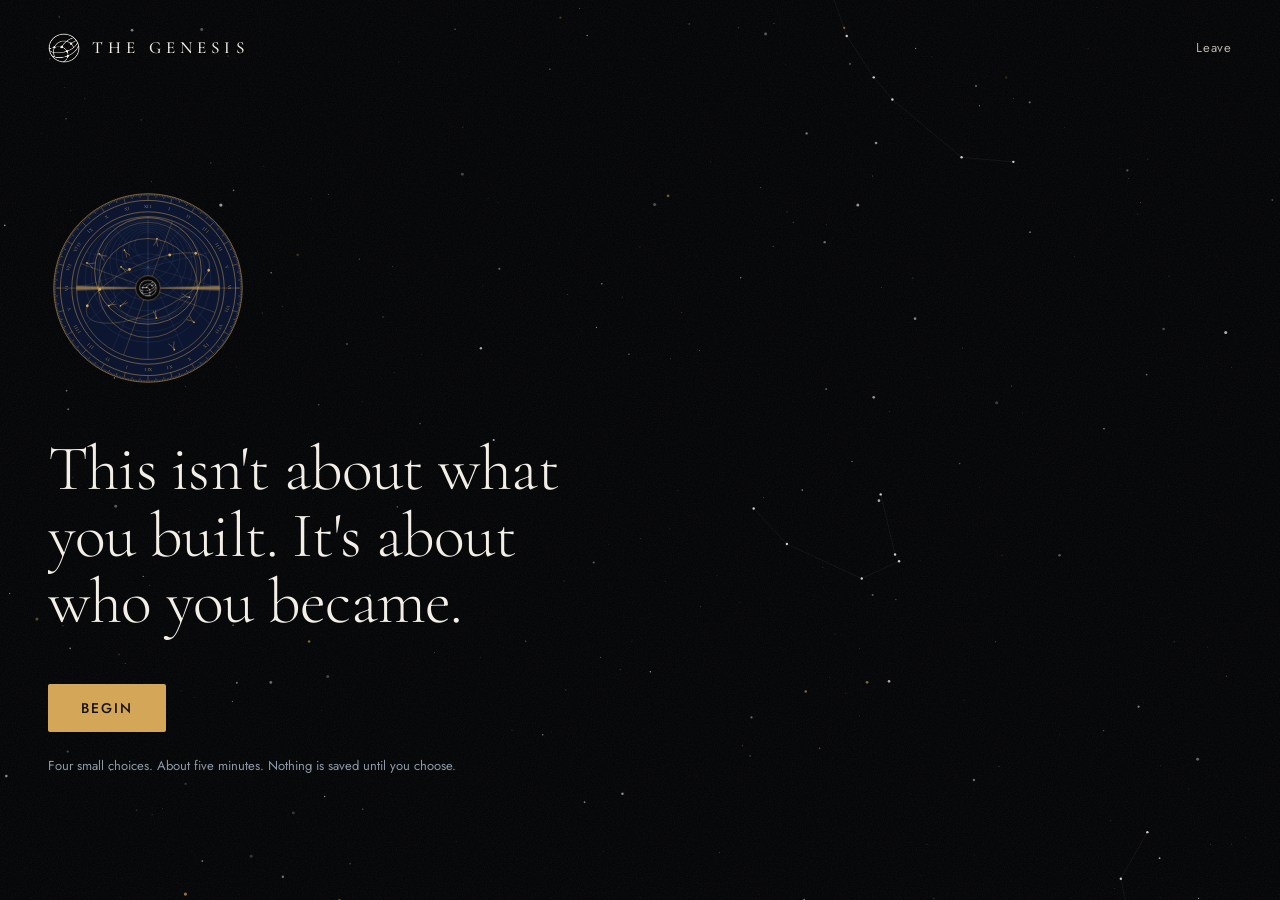
<file: begin.html>
<!doctype html>
<html lang="en-GB" data-theme="night">
<head>
<meta charset="utf-8">
<meta name="viewport" content="width=device-width, initial-scale=1">
<title>Find your moment — THE GENESIS</title>
<meta name="description" content="This isn't about what you built. It's about who you became. Four small choices, about five minutes.">
<link rel="icon" href="assets/genesis-emblem-brass.png">
<link rel="preconnect" href="https://fonts.googleapis.com">
<link rel="preconnect" href="https://fonts.gstatic.com" crossorigin>
<link rel="stylesheet" href="https://fonts.googleapis.com/css2?family=Cormorant+Garamond:ital,wght@0,300;0,400;0,500;1,300;1,400&amp;family=Cormorant+SC:wght@400;500&amp;family=Tiro+Devanagari+Sanskrit&amp;family=IBM+Plex+Mono:wght@400&amp;family=Jost:wght@400;500&amp;family=Lora:ital,wght@0,400;1,400&amp;display=swap">
<link rel="stylesheet" href="styles/tokens.css">
<link rel="stylesheet" href="styles/components.css">
<link rel="stylesheet" href="styles/site.css">
<link rel="stylesheet" href="styles/ornament.css">
<link rel="stylesheet" href="styles/finder.css">
<script src="scripts/site.js" defer></script>
<script src="scripts/seed.js" defer></script>
<script src="scripts/sky.js" defer></script>
<script src="scripts/seal.js" defer></script>
<script src="scripts/endless-sketch.js" defer></script>
<script src="scripts/finder.js" defer></script>
</head>
<body class="finder">

<header class="finder-head wrap">
  <a class="brand" href="index.html" aria-label="THE GENESIS, home"><img class="g-emblem--light" src="assets/genesis-emblem-light.png" alt=""><img class="g-emblem--ink" src="assets/genesis-emblem-ink.png" alt=""><span>The Genesis</span></a>
  <div class="finder-progress" aria-hidden="true"><span></span></div>
  <a class="finder-leave" href="index.html">Leave</a>
</header>

<main id="main" class="finder-main wrap">
  <form id="finder" novalidate>

    <!-- 0. Threshold -->
    <section class="screen" data-screen="threshold" data-ground="night">
      <div class="threshold-instrument astrolabe" data-astrolabe aria-hidden="true"></div>
      <h1 class="t-turn screen__title" tabindex="-1">This isn't about what you built. It's about who you became.</h1>
      <div class="screen__actions">
        <button type="button" class="g-btn g-btn--primary" data-next>Begin</button>
        <span class="g-btn__note">Four small choices. About five minutes. Nothing is saved until you choose.</span>
      </div>
    </section>

    <!-- 1. What ended -->
    <section class="screen" data-screen="ended" data-ground="vellum" hidden>
      <span class="g-eyebrow">What ended?</span>
      <h2 class="t-display-m screen__title" tabindex="-1">Something had to end. What was it?</h2>
      <div class="g-chips" role="group" aria-label="What ended" data-field="ended">
        <button type="button" class="g-chip" aria-pressed="false">A role I held</button>
        <button type="button" class="g-chip" aria-pressed="false">A belief about myself</button>
        <button type="button" class="g-chip" aria-pressed="false">A place I called home</button>
        <button type="button" class="g-chip" aria-pressed="false">A relationship</button>
        <button type="button" class="g-chip" aria-pressed="false">A way of working</button>
        <button type="button" class="g-chip" aria-pressed="false" data-other>Something else</button>
      </div>
      <div class="field screen__other" hidden><label for="ended-other">In a few words</label><input id="ended-other" name="ended-other" maxlength="60" autocomplete="off"></div>
      <div class="screen__actions"><button type="button" class="g-btn g-btn--primary" data-next disabled>Continue</button><button type="button" class="g-btn g-btn--link screen__back" data-back>Back</button></div>
    </section>

    <!-- 2. The in-between -->
    <section class="screen" data-screen="between" data-ground="vellum" hidden>
      <span class="g-eyebrow">The in-between</span>
      <h2 class="t-display-m screen__title" tabindex="-1">How long were you no longer who you were, and not yet who you'd be?</h2>
      <div class="g-chips" role="group" aria-label="How long the in-between lasted" data-field="between">
        <button type="button" class="g-chip" aria-pressed="false">Days</button>
        <button type="button" class="g-chip" aria-pressed="false">Weeks</button>
        <button type="button" class="g-chip" aria-pressed="false">Months</button>
        <button type="button" class="g-chip" aria-pressed="false">Years</button>
        <button type="button" class="g-chip" aria-pressed="false">I'm not sure</button>
      </div>
      <div class="screen__actions"><button type="button" class="g-btn g-btn--primary" data-next>Continue</button><button type="button" class="g-btn g-btn--link screen__back" data-back>Back</button></div>
      <p class="t-caption screen__hint">Optional. Leave it if it doesn't fit.</p>
    </section>

    <!-- 3. What emerged -->
    <section class="screen" data-screen="emerged" data-ground="vellum" hidden>
      <span class="g-eyebrow">What emerged?</span>
      <h2 class="t-display-m screen__title" tabindex="-1">And afterwards, what was there that wasn't before?</h2>
      <div class="g-chips" role="group" aria-label="What emerged" data-field="emerged">
        <button type="button" class="g-chip" aria-pressed="false">A truer sense of myself</button>
        <button type="button" class="g-chip" aria-pressed="false">Work that is mine</button>
        <button type="button" class="g-chip" aria-pressed="false">A decision I stand by</button>
        <button type="button" class="g-chip" aria-pressed="false">A new kind of calm</button>
        <button type="button" class="g-chip" aria-pressed="false">The courage to begin</button>
        <button type="button" class="g-chip" aria-pressed="false" data-other>Something else</button>
      </div>
      <div class="field screen__other" hidden><label for="emerged-other">In a few words</label><input id="emerged-other" name="emerged-other" maxlength="60" autocomplete="off"></div>
      <div class="screen__actions"><button type="button" class="g-btn g-btn--primary" data-next disabled>Continue</button><button type="button" class="g-btn g-btn--link screen__back" data-back>Back</button></div>
    </section>

    <!-- 4. When did it end -->
    <section class="screen" data-screen="date" data-ground="vellum" hidden>
      <span class="g-eyebrow">When did it end?</span>
      <h2 class="t-display-m screen__title" tabindex="-1">The day the old form ended.</h2>
      <div class="field screen__field"><label for="ended-on">The day it ended</label><input id="ended-on" name="ended-on" type="date" required></div>
      <p class="field__hint">Your closest guess is fine. This date seeds your artwork.</p>
      <div class="moon" hidden>
        <svg class="moon__svg" viewBox="-32 -32 64 64" aria-hidden="true"><circle r="28" class="moon__rim"/><path class="moon__lit" d=""/></svg>
        <div>
          <p class="moon__text" aria-live="polite"></p>
          <p class="moon__date"></p>
        </div>
      </div>
      <div class="screen__actions"><button type="button" class="g-btn g-btn--primary" data-next disabled>Continue</button><button type="button" class="g-btn g-btn--link screen__back" data-back>Back</button></div>
    </section>

    <!-- 5. In your own words -->
    <section class="screen" data-screen="words" data-ground="vellum" hidden>
      <span class="g-eyebrow">In your own words</span>
      <h2 class="t-display-m screen__title" tabindex="-1">Name it. We'll never edit what you write.</h2>
      <div class="field screen__field"><label for="title">A title</label><input id="title" name="title" maxlength="80" autocomplete="off" placeholder="The day I…" required></div>
      <div class="field screen__field"><label for="story">What ended, and what emerged <span class="t-faint">(optional)</span></label><textarea id="story" name="story" maxlength="1200"></textarea><p class="field__hint"><span data-count>0</span> of 1,200 characters</p></div>
      <div class="screen__actions"><button type="button" class="g-btn g-btn--primary" data-next disabled>Continue</button><button type="button" class="g-btn g-btn--link screen__back" data-back>Back</button></div>
    </section>

    <!-- 6. Private or shared -->
    <section class="screen" data-screen="share" data-ground="vellum" hidden>
      <span class="g-eyebrow">Private or shared</span>
      <h2 class="t-display-m screen__title" tabindex="-1">What should others be able to see?</h2>
      <div class="g-chips g-chips--stack" role="group" aria-label="What others can see" data-field="share">
        <button type="button" class="g-chip" aria-pressed="false" data-value="art">Art only<span>The form is seen. The story stays yours.</span></button>
        <button type="button" class="g-chip" aria-pressed="false" data-value="title">Art and title<span>Your title and date beside the piece.</span></button>
        <button type="button" class="g-chip" aria-pressed="false" data-value="story">The full story<span>Your words, public on your record.</span></button>
      </div>
      <p class="field__hint">A private story is encrypted in your browser. Only you hold the key, and we can't recover it.</p>
      <div class="screen__actions"><button type="button" class="g-btn g-btn--primary" data-next disabled>Recognise it</button><button type="button" class="g-btn g-btn--link screen__back" data-back>Back</button></div>
    </section>

    <!-- 7. The pause -->
    <section class="screen screen--pause" data-screen="pause" data-ground="night" hidden aria-live="polite">
      <svg class="pause-instrument" viewBox="-130 -130 260 140" aria-hidden="true">
        <path class="pause-arc" d="M-120 0 A120 120 0 0 1 120 0"/>
        <path class="pause-ticks" d=""/>
        <line class="pause-horizon" x1="-128" y1="0" x2="128" y2="0"/>
        <g class="pause-alidade"><line x1="0" y1="0" x2="0" y2="-124"/><circle cx="0" cy="-124" r="2.5"/></g>
        <circle class="pause-hub" r="3.5"/>
      </svg>
      <p class="t-caption pause-word">Recognising.</p>
    </section>

    <!-- 8. The reveal -->
    <section class="screen screen--reveal" data-screen="reveal" data-ground="night" hidden>
      <figure class="g-art reveal-art">
        <span class="mat"><span class="g-art__frame"><canvas id="sketch" role="img" aria-label="An artwork drawn from your answers: fine filaments in pale green, cyan and violet folding into a rotated square around a small central ring, on a dark ground."></canvas></span></span>
      </figure>
      <div class="reveal-text">
        <h2 class="t-display-l screen__title" tabindex="-1" data-out="title"></h2>
        <p class="reveal-date" data-out="date"></p>
        <p class="t-caption reveal-proto">Prototype preview, drawn in your browser from your answers.</p>
        <div class="screen__actions"><button type="button" class="g-btn g-btn--quiet" data-next>Continue</button></div>
      </div>
    </section>

    <!-- 9. The witness and the price -->
    <section class="screen" data-screen="witness" data-ground="night" hidden>
      <span class="g-eyebrow">The witness</span>
      <h2 class="t-display-l screen__title" tabindex="-1">A witness that can't be changed.</h2>
      <p class="t-body">Genesis will record that on this date you declared this transformation, in these words, and that nothing has changed since. It doesn't judge your story. It attests.</p>
      <div class="g-wstatus" role="list" style="margin-top: var(--space-6)">
        <span class="g-wstatus__item g-wstatus__item--pending" role="listitem">Signed<span class="g-wstatus__sub">when you recognise it</span></span>
        <span class="g-wstatus__item g-wstatus__item--pending" role="listitem">Anchored<span class="g-wstatus__sub">to Bitcoin, within a day</span></span>
        <span class="g-wstatus__item g-wstatus__item--pending" role="listitem">Stored<span class="g-wstatus__sub">on Arweave</span></span>
      </div>
      <div class="price">
        <strong>$129</strong>
        <span>One founding price. No discounts, no tiers.</span>
      </div>
      <div class="screen__actions">
        <button type="button" class="g-btn g-btn--primary" data-next>Recognise it</button>
        <a class="g-btn g-btn--link" href="art-tech.html#receive">What you receive</a>
      </div>
      <p class="t-caption screen__hint">Prototype: payment isn't connected yet.</p>
    </section>

    <!-- 10. Recognised. -->
    <section class="screen screen--done" data-screen="done" data-ground="night" hidden>
      <div class="done-plate">
        <figure class="g-art done-art"><span class="g-art__frame"><canvas id="done-sketch" aria-hidden="true"></canvas></span></figure>
        <div class="done-seal" id="done-seal"></div>
      </div>
      <h2 class="t-hero screen__title" tabindex="-1">Recognised.</h2>
      <p class="done-title" data-out="title"></p>
      <p class="reveal-date" data-out="date"></p>
      <div class="done-share">
        <span class="g-eyebrow">If you want to share it</span>
        <div class="g-chips" role="group" aria-label="Sharing level">
          <button type="button" class="g-chip" aria-pressed="false">Art only</button>
          <button type="button" class="g-chip" aria-pressed="false">Art and title</button>
          <button type="button" class="g-chip" aria-pressed="false">The full story</button>
        </div>
        <p class="field__hint">Nothing posts automatically.</p>
      </div>
      <div class="actions" style="justify-content: center">
        <a class="g-btn g-btn--quiet" href="verify.html">See the record</a>
        <a class="g-btn g-btn--quiet" href="gift.html">Recognise someone you watched change</a>
      </div>
    </section>

  </form>
</main>
</body>
</html>
</file>
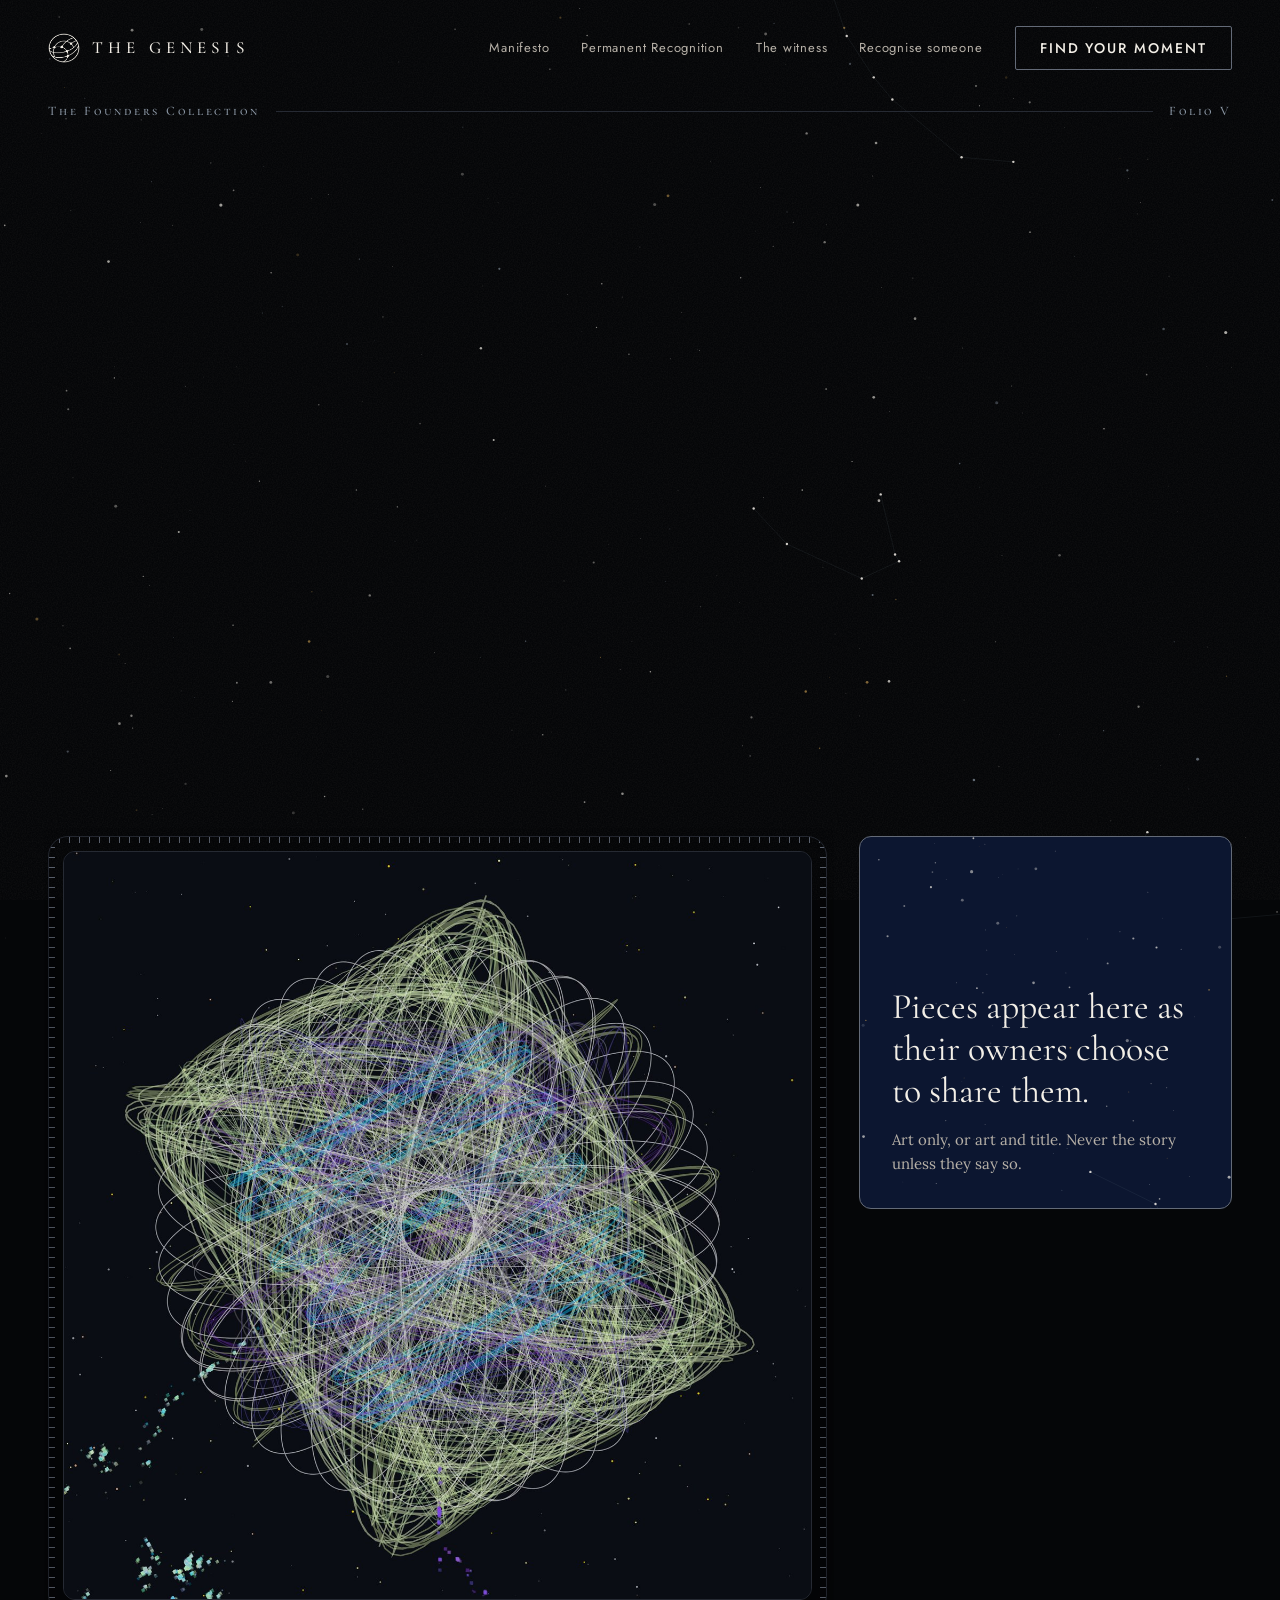
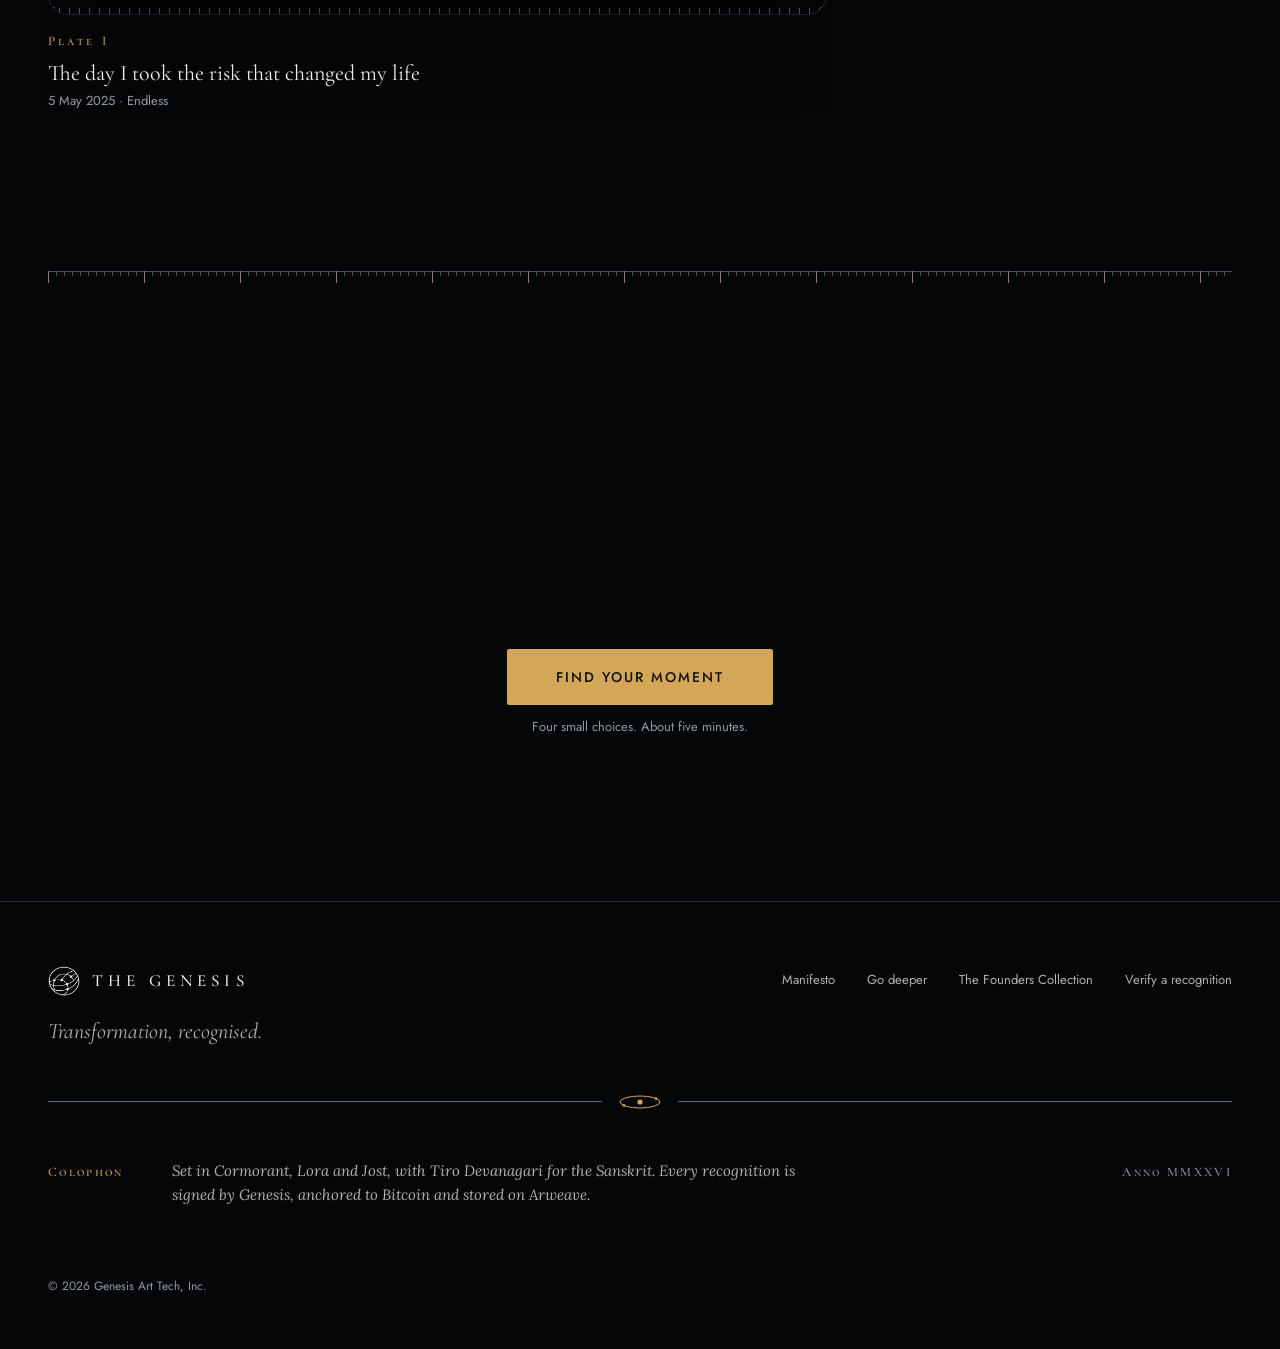
<file: collection.html>
<!doctype html>
<html lang="en-GB" data-theme="night">
<head>
<meta charset="utf-8">
<meta name="viewport" content="width=device-width, initial-scale=1">
<title>The Founders Collection — Genesis Art Tech</title>
<meta name="description" content="The first 2,212 to have a transformation witnessed. Founders of companies, and founders of a movement.">
<link rel="icon" href="assets/genesis-emblem-brass.png">
<link rel="preconnect" href="https://fonts.googleapis.com">
<link rel="preconnect" href="https://fonts.gstatic.com" crossorigin>
<link rel="stylesheet" href="https://fonts.googleapis.com/css2?family=Cormorant+Garamond:ital,wght@0,300;0,400;0,500;1,300;1,400&amp;family=Cormorant+SC:wght@400;500&amp;family=Tiro+Devanagari+Sanskrit&amp;family=IBM+Plex+Mono:wght@400&amp;family=Jost:wght@400;500&amp;family=Lora:ital,wght@0,400;1,400&amp;display=swap">
<link rel="stylesheet" href="styles/tokens.css">
<link rel="stylesheet" href="styles/components.css">
<link rel="stylesheet" href="styles/site.css">
<link rel="stylesheet" href="styles/ornament.css">
<script src="scripts/site.js" defer></script>
<script src="scripts/seed.js" defer></script>
<script src="scripts/sky.js" defer></script>
<script src="scripts/seal.js" defer></script>
</head>
<body>
<a class="skip g-btn g-btn--quiet" href="#main">Skip to content</a>

<header class="site-head">
  <div class="wrap site-head__bar">
    <a class="brand" href="index.html" aria-label="THE GENESIS, home"><img class="g-emblem--light" src="assets/genesis-emblem-light.png" alt=""><img class="g-emblem--ink" src="assets/genesis-emblem-ink.png" alt=""><span>The Genesis</span></a>
    <button class="menu-btn" aria-expanded="false" aria-controls="nav"><span class="menu-btn__word">Menu</span><span class="menu-btn__lines" aria-hidden="true"></span></button>
    <nav class="nav" id="nav" aria-label="Main">
      <a class="nav__link" href="manifesto.html">Manifesto</a>
      <a class="nav__link" href="art-tech.html">Permanent Recognition</a>
      <a class="nav__link" href="witness.html">The witness</a>
      <a class="nav__link" href="gift.html">Recognise someone</a>
      <a class="g-btn g-btn--quiet" href="begin.html">Find your moment</a>
    </nav>
  </div>
</header>
<div class="wrap running-head" aria-hidden="true"><span>The Founders Collection</span><span class="running-head__rule"></span><span>Folio V</span></div>

<main id="main">
  <section class="wrap page-open">
    <span class="g-eyebrow" data-reveal>The Founders Collection</span>
    <h1 class="t-hero" style="max-width: 14ch; --d: 150ms" data-reveal>The first 2,212 to have a transformation witnessed.</h1>
    <p class="t-lede" data-reveal style="--d: 600ms">Founders of companies, and founders of a movement.</p>
  </section>

  <section class="wrap" style="padding-bottom: var(--space-10)">
    <!-- Only pieces whose owners opted in. Caption: title, date, engine. Never a rank. -->
    <div class="collection-grid">
      <figure class="g-art is-first" data-reveal>
        <span class="mat"><span class="g-art__frame"><img src="assets/endless-2620050a.jpg" width="1400" height="1400" alt="Endless artwork for Recognition 2620050a: dense pale-green, cyan and violet filaments forming a rotated square around a small central ring"></span></span>
        <figcaption class="g-art__cap"><span class="plate">Plate I</span><span class="g-art__title">The day I took the risk that changed my life</span>5 May 2025 · Endless</figcaption>
      </figure>
      <div class="collection-open" data-stars="the open collection" data-reveal style="--d: 200ms">
        <p class="t-display-m">Pieces appear here as their owners choose to share them.</p>
        <p class="t-body-s" style="margin-top: var(--space-4)">Art only, or art and title. Never the story unless they say so.</p>
      </div>
    </div>
  </section>

  <section class="section--rule">
    <div class="wrap handoff" style="min-height: 70dvh">
      <p class="t-display-l" style="max-width: 22ch" data-reveal>Your piece is personal. The collection is what we become together.</p>
      <div data-reveal style="--d: 300ms">
        <a class="g-btn g-btn--primary" href="begin.html">Find your moment</a>
        <span class="g-btn__note">Four small choices. About five minutes.</span>
      </div>
    </div>
  </section>
</main>

<footer class="site-foot">
  <div class="wrap">
    <div class="site-foot__top">
      <div>
        <a class="brand" href="index.html" aria-label="THE GENESIS, home"><img class="g-emblem--light" src="assets/genesis-emblem-light.png" alt=""><img class="g-emblem--ink" src="assets/genesis-emblem-ink.png" alt=""><span>The Genesis</span></a>
        <p class="site-foot__sig">Transformation, recognised.</p>
      </div>
      <nav class="site-foot__nav" aria-label="Footer">
        <a href="manifesto.html">Manifesto</a>
        <a href="deeper.html">Go deeper</a>
        <a href="collection.html" aria-current="page">The Founders Collection</a>
        <a href="verify.html">Verify a recognition</a>
      </nav>
    </div>
    <div class="orule" aria-hidden="true"><span></span></div>
    <div class="colophon">
      <p class="colophon__head inscription">Colophon</p>
      <p class="colophon__text">Set in Cormorant, Lora and Jost, with Tiro Devanagari for the Sanskrit. Every recognition is signed by Genesis, anchored to Bitcoin and stored on Arweave.</p>
      <p class="colophon__year inscription">Anno MMXXVI</p>
    </div>
    <p class="site-foot__legal">© 2026 Genesis Art Tech, Inc.</p>
  </div>
</footer>
</body>
</html>
</file>
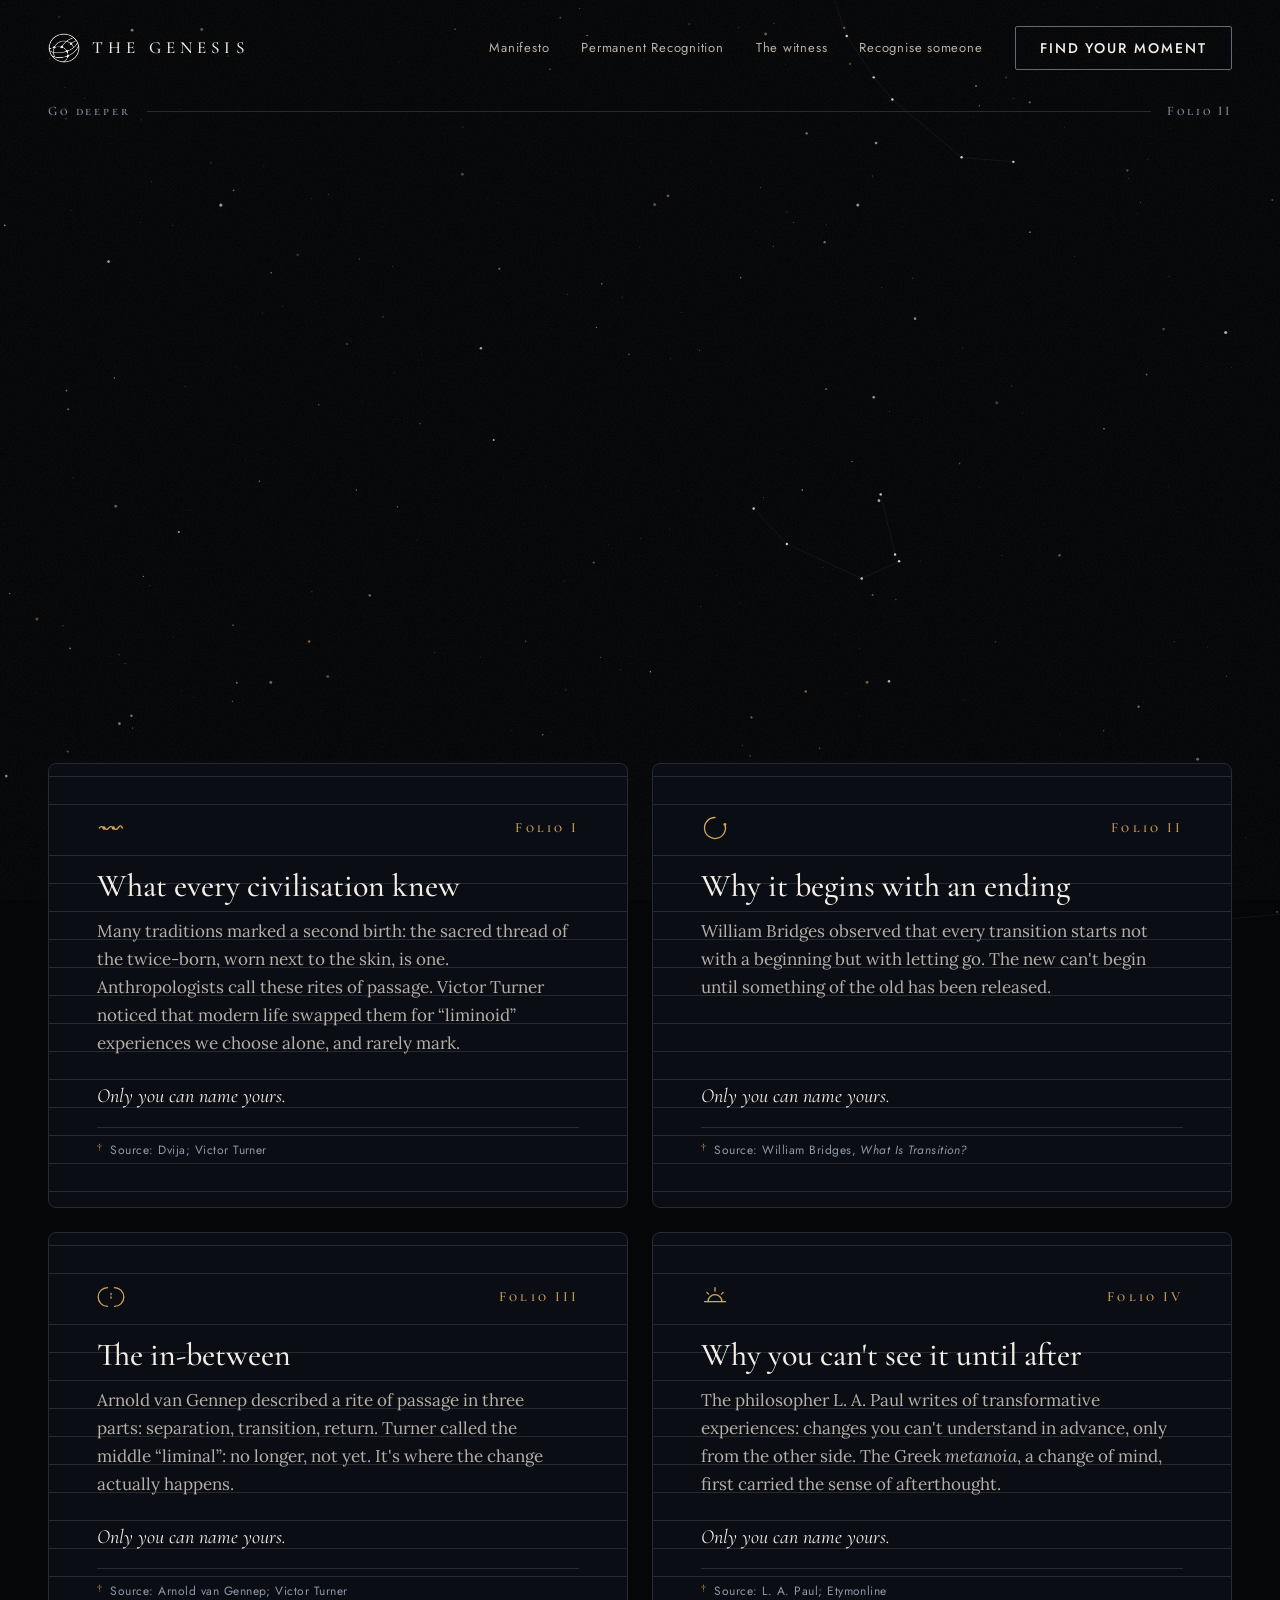
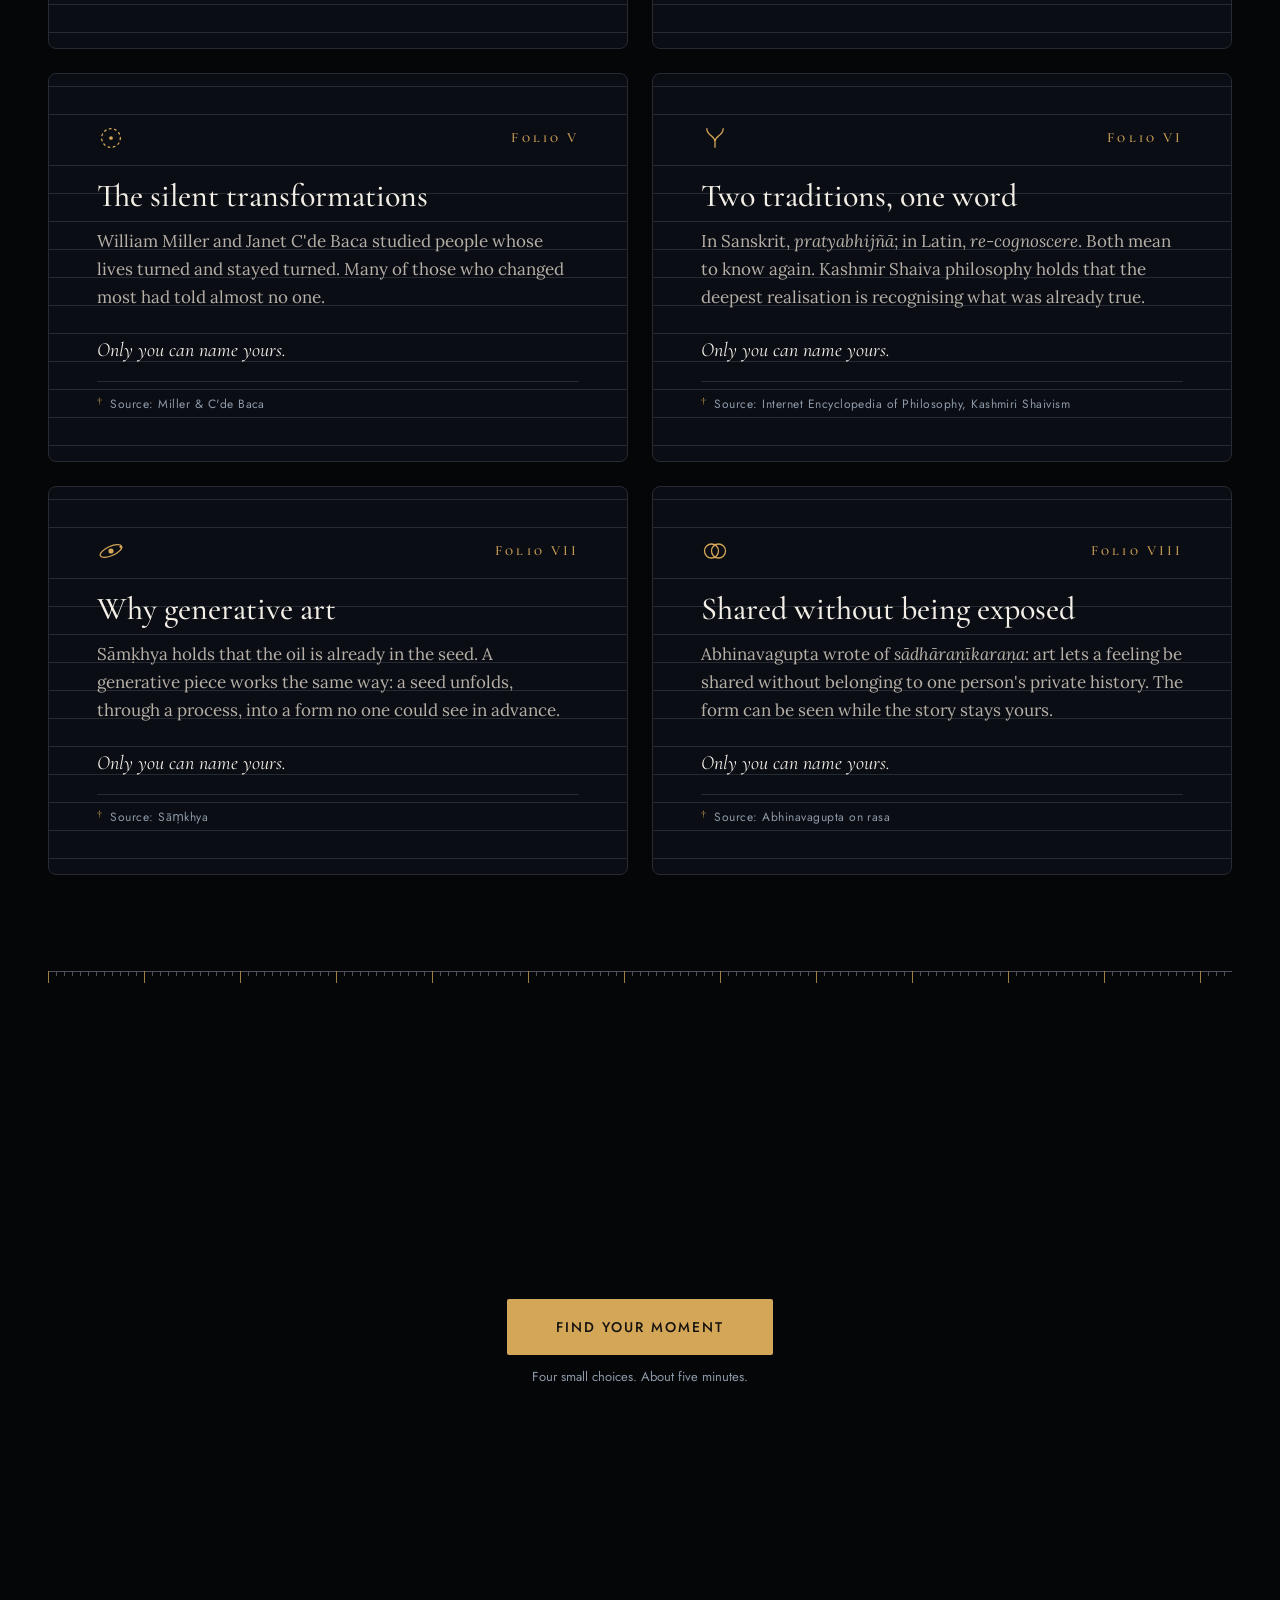
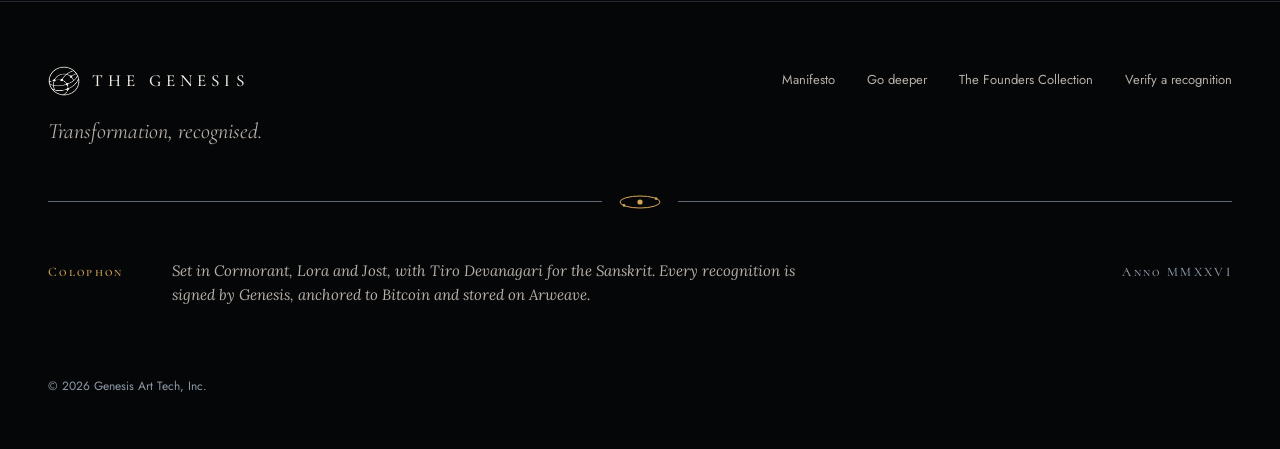
<file: deeper.html>
<!doctype html>
<html lang="en-GB" data-theme="night">
<head>
<meta charset="utf-8">
<meta name="viewport" content="width=device-width, initial-scale=1">
<title>Go deeper — THE GENESIS</title>
<meta name="description" content="For the curious and the sceptical. Eight ideas behind THE GENESIS, one source each.">
<link rel="icon" href="assets/genesis-emblem-brass.png">
<link rel="preconnect" href="https://fonts.googleapis.com">
<link rel="preconnect" href="https://fonts.gstatic.com" crossorigin>
<link rel="stylesheet" href="https://fonts.googleapis.com/css2?family=Cormorant+Garamond:ital,wght@0,300;0,400;0,500;1,300;1,400&amp;family=Cormorant+SC:wght@400;500&amp;family=Tiro+Devanagari+Sanskrit&amp;family=IBM+Plex+Mono:wght@400&amp;family=Jost:wght@400;500&amp;family=Lora:ital,wght@0,400;1,400&amp;display=swap">
<link rel="stylesheet" href="styles/tokens.css">
<link rel="stylesheet" href="styles/components.css">
<link rel="stylesheet" href="styles/site.css">
<link rel="stylesheet" href="styles/ornament.css">
<script src="scripts/site.js" defer></script>
<script src="scripts/seed.js" defer></script>
<script src="scripts/sky.js" defer></script>
<script src="scripts/seal.js" defer></script>
</head>
<body>
<a class="skip g-btn g-btn--quiet" href="#main">Skip to content</a>

<header class="site-head">
  <div class="wrap site-head__bar">
    <a class="brand" href="index.html" aria-label="THE GENESIS, home"><img class="g-emblem--light" src="assets/genesis-emblem-light.png" alt=""><img class="g-emblem--ink" src="assets/genesis-emblem-ink.png" alt=""><span>The Genesis</span></a>
    <button class="menu-btn" aria-expanded="false" aria-controls="nav"><span class="menu-btn__word">Menu</span><span class="menu-btn__lines" aria-hidden="true"></span></button>
    <nav class="nav" id="nav" aria-label="Main">
      <a class="nav__link" href="manifesto.html">Manifesto</a>
      <a class="nav__link" href="art-tech.html">Permanent Recognition</a>
      <a class="nav__link" href="witness.html">The witness</a>
      <a class="nav__link" href="gift.html">Recognise someone</a>
      <a class="g-btn g-btn--quiet" href="begin.html">Find your moment</a>
    </nav>
  </div>
</header>
<div class="wrap running-head" aria-hidden="true"><span>Go deeper</span><span class="running-head__rule"></span><span>Folio II</span></div>

<main id="main">
  <section class="wrap page-open" style="min-height: 0">
    <span class="g-eyebrow" data-reveal>Go deeper</span>
    <h1 class="t-hero" style="max-width: 11ch" data-reveal>For the curious and the sceptical.</h1>
    <p class="t-inscription t-faint" style="margin-top: var(--space-5); font-size: 14px" data-reveal>A commonplace book in eight leaves</p>
    <p class="t-lede" data-reveal style="--d: 300ms">One idea, one source each.</p>
  </section>

  <section class="wrap" style="padding-bottom: var(--space-9)">
    <div class="deeper-grid">
      <article class="g-deeper" id="civilisation" data-reveal>
        <div class="g-deeper__num"><svg class="glyph" aria-hidden="true"><use href="#g-thread"/></svg><span>Folio I</span></div>
        <h2 class="g-deeper__title">What every civilisation knew</h2>
        <p class="g-deeper__body">Many traditions marked a second birth: the sacred thread of the twice-born, worn next to the skin, is one. Anthropologists call these rites of passage. Victor Turner noticed that modern life swapped them for “liminoid” experiences we choose alone, and rarely mark.</p>
        <p class="g-deeper__close">Only you can name yours.</p>
        <p class="g-deeper__src">Source: Dvija; Victor Turner</p>
      </article>
      <article class="g-deeper" id="ending" data-reveal style="--d: 120ms">
        <div class="g-deeper__num"><svg class="glyph" aria-hidden="true"><use href="#g-ending"/></svg><span>Folio II</span></div>
        <h2 class="g-deeper__title">Why it begins with an ending</h2>
        <p class="g-deeper__body">William Bridges observed that every transition starts not with a beginning but with letting go. The new can't begin until something of the old has been released.</p>
        <p class="g-deeper__close">Only you can name yours.</p>
        <p class="g-deeper__src">Source: William Bridges, <cite>What Is Transition?</cite></p>
      </article>
      <article class="g-deeper" id="in-between" data-reveal>
        <div class="g-deeper__num"><svg class="glyph" aria-hidden="true"><use href="#g-between"/></svg><span>Folio III</span></div>
        <h2 class="g-deeper__title">The in-between</h2>
        <p class="g-deeper__body">Arnold van Gennep described a rite of passage in three parts: separation, transition, return. Turner called the middle “liminal”: no longer, not yet. It's where the change actually happens.</p>
        <p class="g-deeper__close">Only you can name yours.</p>
        <p class="g-deeper__src">Source: Arnold van Gennep; Victor Turner</p>
      </article>
      <article class="g-deeper" id="afterwards" data-reveal style="--d: 120ms">
        <div class="g-deeper__num"><svg class="glyph" aria-hidden="true"><use href="#g-after"/></svg><span>Folio IV</span></div>
        <h2 class="g-deeper__title">Why you can't see it until after</h2>
        <p class="g-deeper__body">The philosopher L. A. Paul writes of transformative experiences: changes you can't understand in advance, only from the other side. The Greek <em>metanoia</em>, a change of mind, first carried the sense of afterthought.</p>
        <p class="g-deeper__close">Only you can name yours.</p>
        <p class="g-deeper__src">Source: L. A. Paul; Etymonline</p>
      </article>
      <article class="g-deeper" id="silent" data-reveal>
        <div class="g-deeper__num"><svg class="glyph" aria-hidden="true"><use href="#g-silent"/></svg><span>Folio V</span></div>
        <h2 class="g-deeper__title">The silent transformations</h2>
        <p class="g-deeper__body">William Miller and Janet C'de Baca studied people whose lives turned and stayed turned. Many of those who changed most had told almost no one.</p>
        <p class="g-deeper__close">Only you can name yours.</p>
        <p class="g-deeper__src">Source: Miller &amp; C'de Baca</p>
      </article>
      <article class="g-deeper" id="one-word" data-reveal style="--d: 120ms">
        <div class="g-deeper__num"><svg class="glyph" aria-hidden="true"><use href="#g-word"/></svg><span>Folio VI</span></div>
        <h2 class="g-deeper__title">Two traditions, one word</h2>
        <p class="g-deeper__body">In Sanskrit, <em lang="sa-Latn">pratyabhijñā</em>; in Latin, <em lang="la">re-cognoscere</em>. Both mean to know again. Kashmir Shaiva philosophy holds that the deepest realisation is recognising what was already true.</p>
        <p class="g-deeper__close">Only you can name yours.</p>
        <p class="g-deeper__src">Source: Internet Encyclopedia of Philosophy, Kashmiri Shaivism</p>
      </article>
      <article class="g-deeper" id="generative" data-reveal>
        <div class="g-deeper__num"><svg class="glyph" aria-hidden="true"><use href="#g-seed"/></svg><span>Folio VII</span></div>
        <h2 class="g-deeper__title">Why generative art</h2>
        <p class="g-deeper__body">Sāṃkhya holds that the oil is already in the seed. A generative piece works the same way: a seed unfolds, through a process, into a form no one could see in advance.</p>
        <p class="g-deeper__close">Only you can name yours.</p>
        <p class="g-deeper__src">Source: Sāṃkhya</p>
      </article>
      <article class="g-deeper" id="shared" data-reveal style="--d: 120ms">
        <div class="g-deeper__num"><svg class="glyph" aria-hidden="true"><use href="#g-shared"/></svg><span>Folio VIII</span></div>
        <h2 class="g-deeper__title">Shared without being exposed</h2>
        <p class="g-deeper__body">Abhinavagupta wrote of <em lang="sa-Latn">sādhāraṇīkaraṇa</em>: art lets a feeling be shared without belonging to one person's private history. The form can be seen while the story stays yours.</p>
        <p class="g-deeper__close">Only you can name yours.</p>
        <p class="g-deeper__src">Source: Abhinavagupta on rasa</p>
      </article>
    </div>
  </section>

  <section class="section--rule">
    <div class="wrap handoff" style="min-height: 70dvh">
      <h2 class="t-turn" data-reveal>Only you can name yours.</h2>
      <div data-reveal style="--d: 300ms">
        <a class="g-btn g-btn--primary" href="begin.html">Find your moment</a>
        <span class="g-btn__note">Four small choices. About five minutes.</span>
      </div>
    </div>
  </section>
</main>

<footer class="site-foot">
  <div class="wrap">
    <div class="site-foot__top">
      <div>
        <a class="brand" href="index.html" aria-label="THE GENESIS, home"><img class="g-emblem--light" src="assets/genesis-emblem-light.png" alt=""><img class="g-emblem--ink" src="assets/genesis-emblem-ink.png" alt=""><span>The Genesis</span></a>
        <p class="site-foot__sig">Transformation, recognised.</p>
      </div>
      <nav class="site-foot__nav" aria-label="Footer">
        <a href="manifesto.html">Manifesto</a>
        <a href="deeper.html" aria-current="page">Go deeper</a>
        <a href="collection.html">The Founders Collection</a>
        <a href="verify.html">Verify a recognition</a>
      </nav>
    </div>
    <div class="orule" aria-hidden="true"><span></span></div>
    <div class="colophon">
      <p class="colophon__head inscription">Colophon</p>
      <p class="colophon__text">Set in Cormorant, Lora and Jost, with Tiro Devanagari for the Sanskrit. Every recognition is signed by Genesis, anchored to Bitcoin and stored on Arweave.</p>
      <p class="colophon__year inscription">Anno MMXXVI</p>
    </div>
    <p class="site-foot__legal">© 2026 Genesis Art Tech, Inc.</p>
  </div>
</footer>
</body>
</html>
</file>
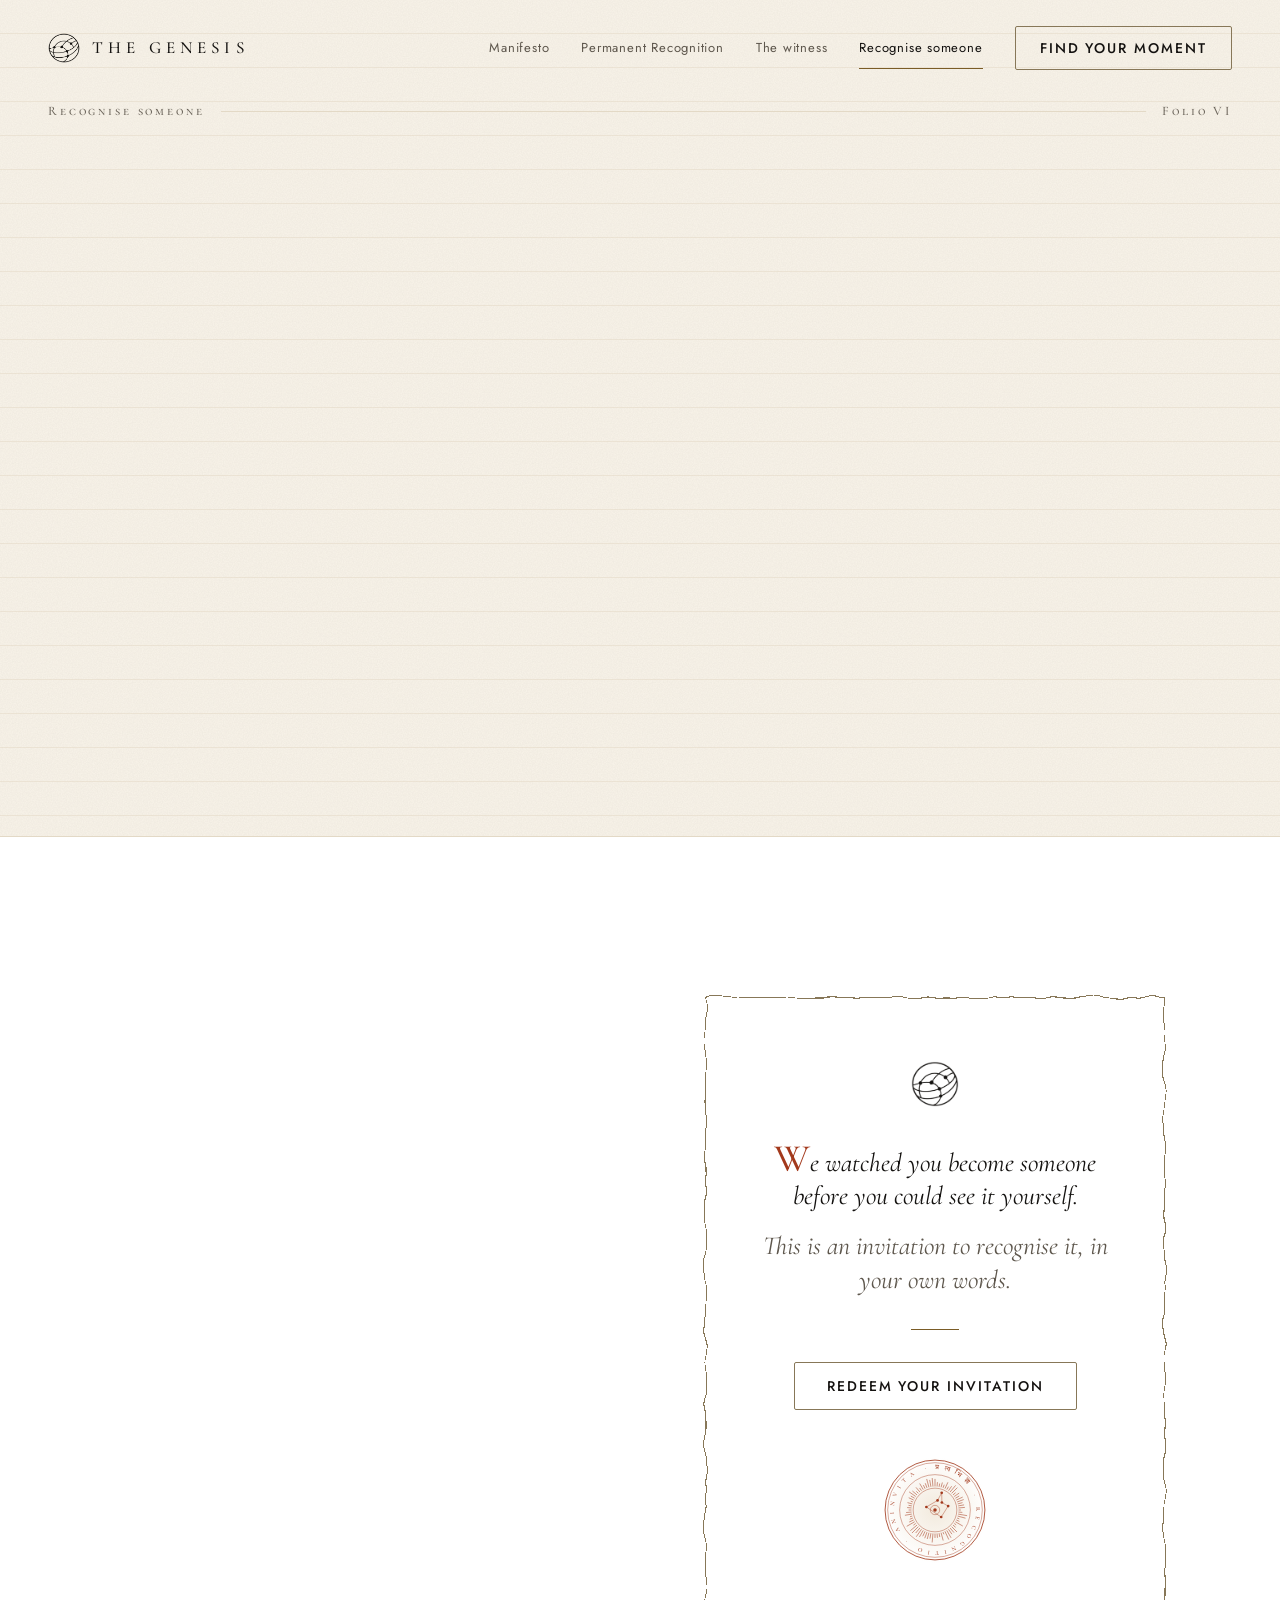
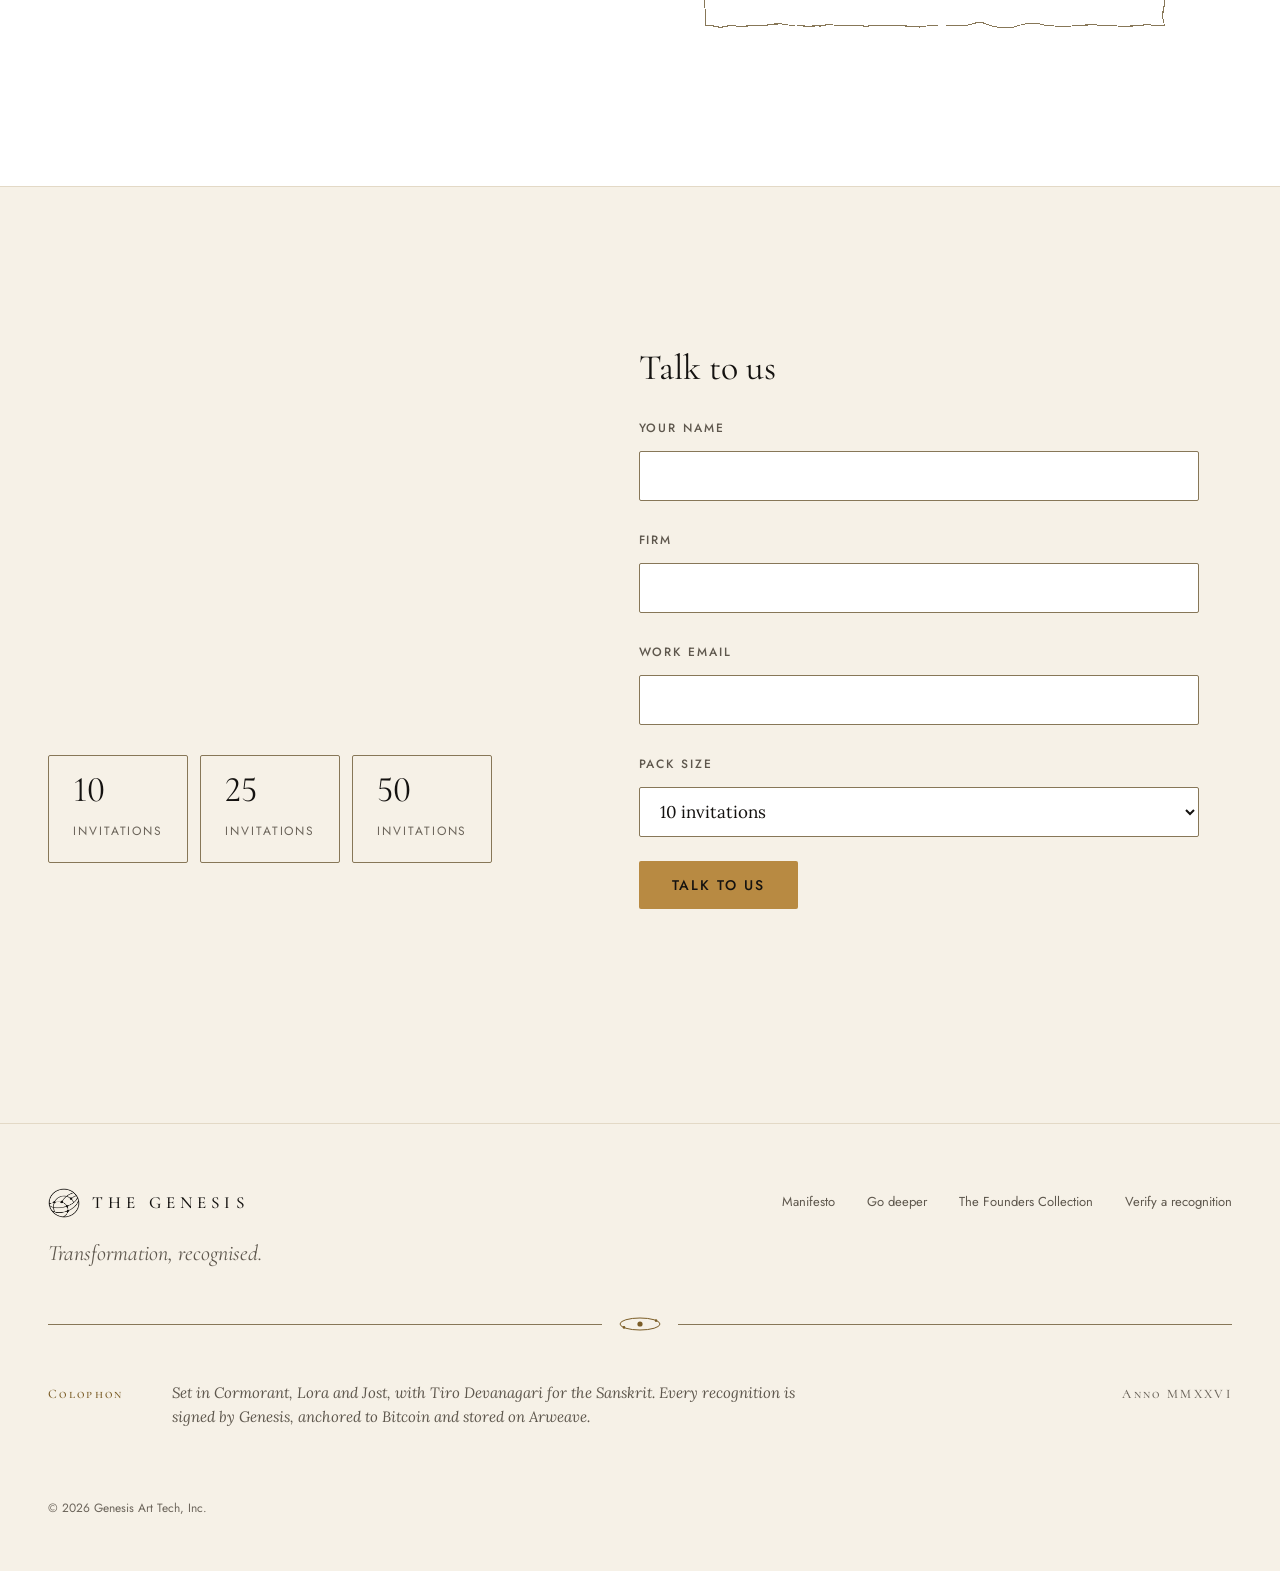
<file: gift.html>
<!doctype html>
<html lang="en-GB" data-theme="vellum">
<head>
<meta charset="utf-8">
<meta name="viewport" content="width=device-width, initial-scale=1">
<title>Recognise someone — Genesis Art Tech</title>
<meta name="description" content="You saw who they became before they did. Give an invitation; they name their own transformation, in their own words.">
<link rel="icon" href="assets/genesis-emblem-brass.png">
<link rel="preconnect" href="https://fonts.googleapis.com">
<link rel="preconnect" href="https://fonts.gstatic.com" crossorigin>
<link rel="stylesheet" href="https://fonts.googleapis.com/css2?family=Cormorant+Garamond:ital,wght@0,300;0,400;0,500;1,300;1,400&amp;family=Cormorant+SC:wght@400;500&amp;family=Tiro+Devanagari+Sanskrit&amp;family=IBM+Plex+Mono:wght@400&amp;family=Jost:wght@400;500&amp;family=Lora:ital,wght@0,400;1,400&amp;display=swap">
<link rel="stylesheet" href="styles/tokens.css">
<link rel="stylesheet" href="styles/components.css">
<link rel="stylesheet" href="styles/site.css">
<link rel="stylesheet" href="styles/ornament.css">
<script src="scripts/site.js" defer></script>
<script src="scripts/seed.js" defer></script>
<script src="scripts/sky.js" defer></script>
<script src="scripts/seal.js" defer></script>
</head>
<body>
<a class="skip g-btn g-btn--quiet" href="#main">Skip to content</a>

<header class="site-head">
  <div class="wrap site-head__bar">
    <a class="brand" href="index.html" aria-label="THE GENESIS, home"><img class="g-emblem--light" src="assets/genesis-emblem-light.png" alt=""><img class="g-emblem--ink" src="assets/genesis-emblem-ink.png" alt=""><span>The Genesis</span></a>
    <button class="menu-btn" aria-expanded="false" aria-controls="nav"><span class="menu-btn__word">Menu</span><span class="menu-btn__lines" aria-hidden="true"></span></button>
    <nav class="nav" id="nav" aria-label="Main">
      <a class="nav__link" href="manifesto.html">Manifesto</a>
      <a class="nav__link" href="art-tech.html">Permanent Recognition</a>
      <a class="nav__link" href="witness.html">The witness</a>
      <a class="nav__link" href="gift.html" aria-current="page">Recognise someone</a>
      <a class="g-btn g-btn--quiet" href="begin.html">Find your moment</a>
    </nav>
  </div>
</header>
<div class="wrap running-head" aria-hidden="true"><span>Recognise someone</span><span class="running-head__rule"></span><span>Folio VI</span></div>

<main id="main">
  <section class="wrap page-open">
    <span class="g-eyebrow" data-reveal>Recognise someone</span>
    <h1 class="t-hero" style="max-width: 13ch; --d: 150ms" data-reveal>You saw who they became before they did.</h1>
    <p class="t-lede" style="max-width: 48ch; --d: 600ms" data-reveal>Give an invitation. They name their own transformation, in their own words. You never write it, and you only see it if they choose to share it.</p>
  </section>

  <!-- The invitation card -->
  <section class="section--surface section--tall">
    <div class="wrap split">
      <div class="stack" style="--stack: var(--space-5)">
        <span class="g-eyebrow" data-reveal>The invitation</span>
        <h2 class="t-display-l" data-reveal>An invitation, printed on vellum.</h2>
        <p class="t-body" data-reveal>They redeem it when they can see their own transformation, not before. Nothing about them is filled in for them.</p>
      </div>
      <div class="invite-card letter" data-reveal style="--d: 200ms">
        <img src="assets/genesis-emblem-ink.png" alt="">
        <p class="has-initial">We watched you become someone before you could see it yourself.</p>
        <p>This is an invitation to recognise it, in your own words.</p>
        <hr class="g-rule">
        <a class="g-btn g-btn--quiet" href="begin.html">Redeem your invitation</a>
        <div class="letter__seal" data-seal="an invitation to recognise" aria-hidden="true"></div>
      </div>
    </div>
  </section>

  <!-- For firms -->
  <section class="section--tall" id="firms">
    <div class="wrap split">
      <div class="stack" style="--stack: var(--space-5)">
        <span class="g-eyebrow" data-reveal>For firms</span>
        <h2 class="t-display-l" data-reveal>A founder gift that recognises the person, not the round.</h2>
        <p class="t-body" data-reveal>For venture platform teams, accelerators and startup law firms. Invitation packs at $129 each, with one 45-minute group session, <em>The Moment That Made Me</em>.</p>
        <div class="packs" data-reveal>
          <span><strong>10</strong><em>Invitations</em></span>
          <span><strong>25</strong><em>Invitations</em></span>
          <span><strong>50</strong><em>Invitations</em></span>
        </div>
        <p class="t-caption" data-reveal>For year-end, order by late November.</p>
      </div>
      <form class="form" id="talk" data-reveal novalidate>
        <h3 class="t-display-m">Talk to us</h3>
        <div class="field"><label for="f-name">Your name</label><input id="f-name" name="name" autocomplete="name" required></div>
        <div class="field"><label for="f-firm">Firm</label><input id="f-firm" name="firm" autocomplete="organization" required></div>
        <div class="field"><label for="f-email">Work email</label><input id="f-email" name="email" type="email" autocomplete="email" required></div>
        <div class="field"><label for="f-pack">Pack size</label>
          <select id="f-pack" name="pack"><option>10 invitations</option><option>25 invitations</option><option>50 invitations</option><option>Not sure yet</option></select>
        </div>
        <div><button class="g-btn g-btn--primary" type="submit">Talk to us</button></div>
        <p class="form__status" role="status"></p>
      </form>
    </div>
  </section>
</main>

<footer class="site-foot">
  <div class="wrap">
    <div class="site-foot__top">
      <div>
        <a class="brand" href="index.html" aria-label="THE GENESIS, home"><img class="g-emblem--light" src="assets/genesis-emblem-light.png" alt=""><img class="g-emblem--ink" src="assets/genesis-emblem-ink.png" alt=""><span>The Genesis</span></a>
        <p class="site-foot__sig">Transformation, recognised.</p>
      </div>
      <nav class="site-foot__nav" aria-label="Footer">
        <a href="manifesto.html">Manifesto</a>
        <a href="deeper.html">Go deeper</a>
        <a href="collection.html">The Founders Collection</a>
        <a href="verify.html">Verify a recognition</a>
      </nav>
    </div>
    <div class="orule" aria-hidden="true"><span></span></div>
    <div class="colophon">
      <p class="colophon__head inscription">Colophon</p>
      <p class="colophon__text">Set in Cormorant, Lora and Jost, with Tiro Devanagari for the Sanskrit. Every recognition is signed by Genesis, anchored to Bitcoin and stored on Arweave.</p>
      <p class="colophon__year inscription">Anno MMXXVI</p>
    </div>
    <p class="site-foot__legal">© 2026 Genesis Art Tech, Inc.</p>
  </div>
</footer>
<script>
  // Prototype: the form has no endpoint yet. It checks the fields and says so plainly.
  document.getElementById('talk').addEventListener('submit', function (e) {
    e.preventDefault();
    var form = e.target, status = form.querySelector('.form__status');
    var missing = Array.prototype.filter.call(form.querySelectorAll('[required]'), function (f) { return !f.checkValidity(); });
    if (missing.length) {
      status.textContent = 'Add your ' + missing.map(function (f) { return form.querySelector('label[for="' + f.id + '"]').textContent.toLowerCase(); }).join(', ') + ' so we can reply.';
      missing[0].focus();
      return;
    }
    status.textContent = 'This form isn’t connected yet. Nothing was sent.';
  });
</script>
</body>
</html>
</file>
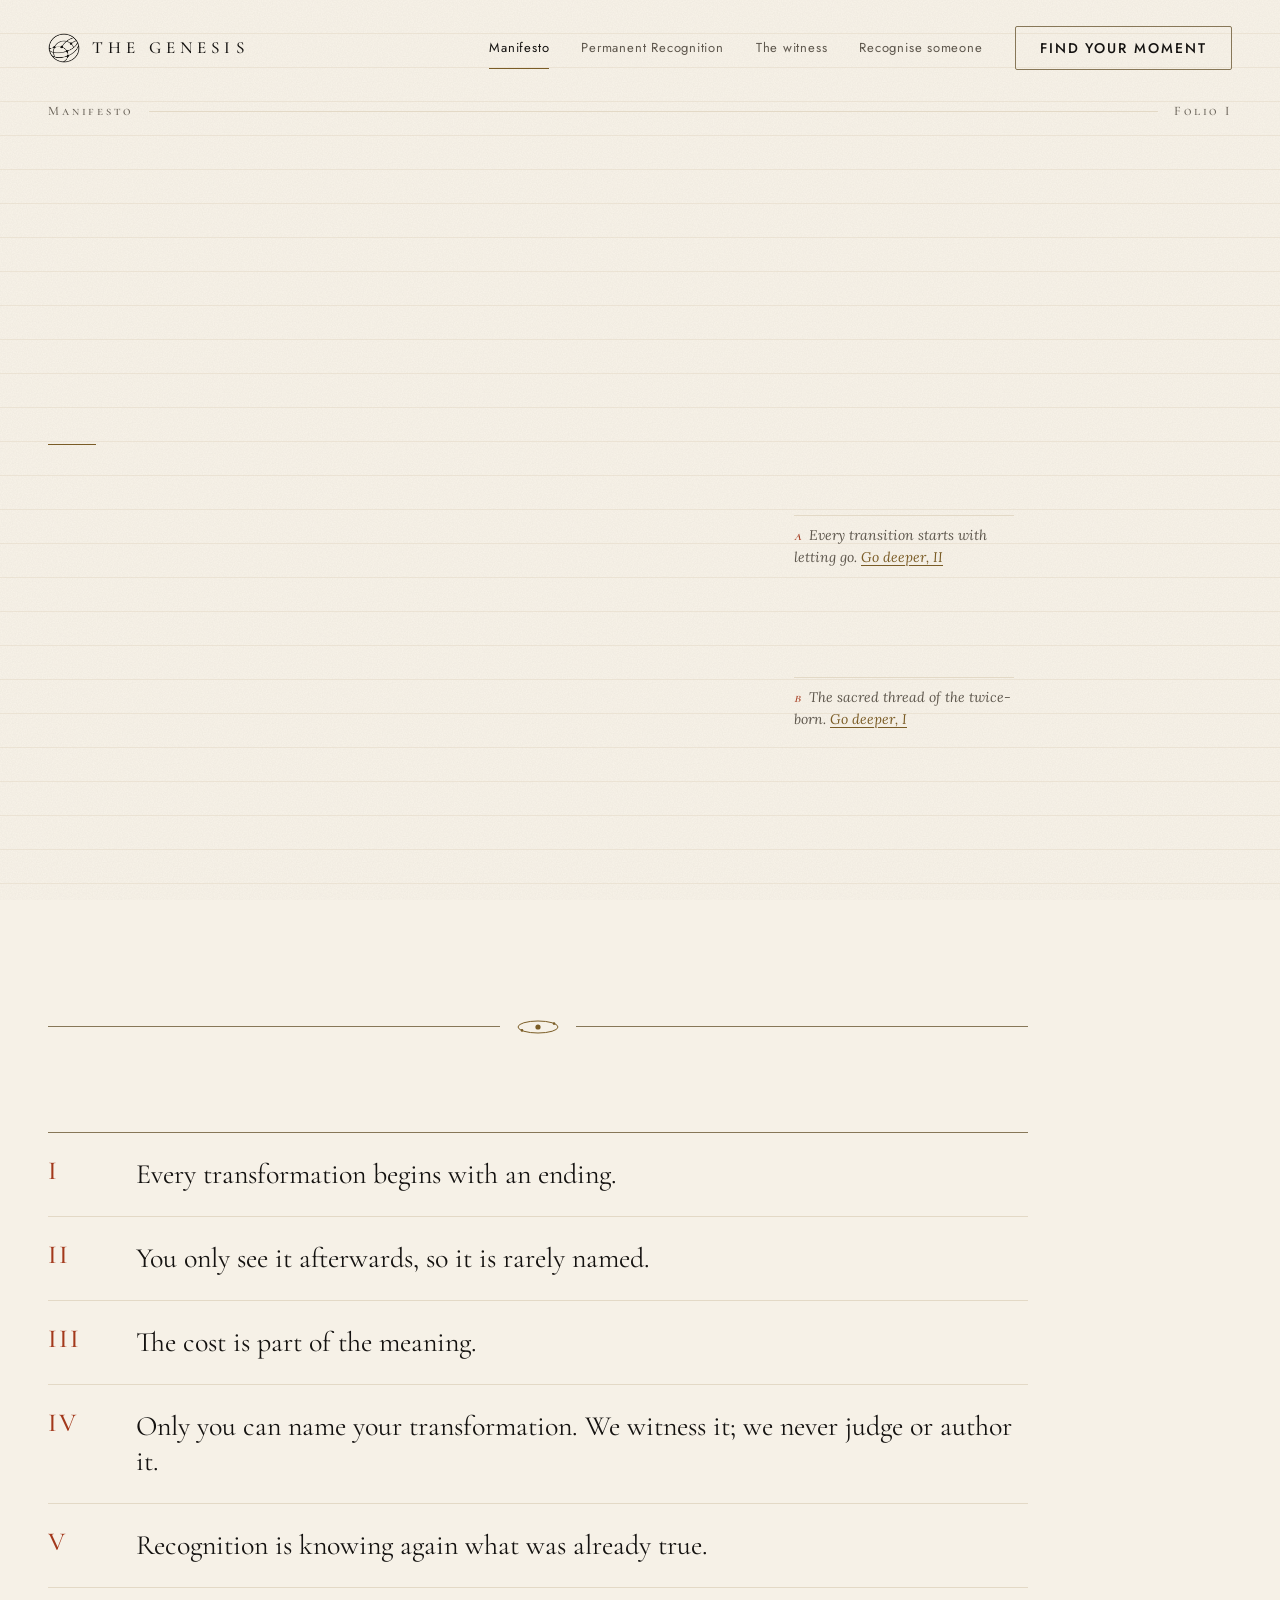
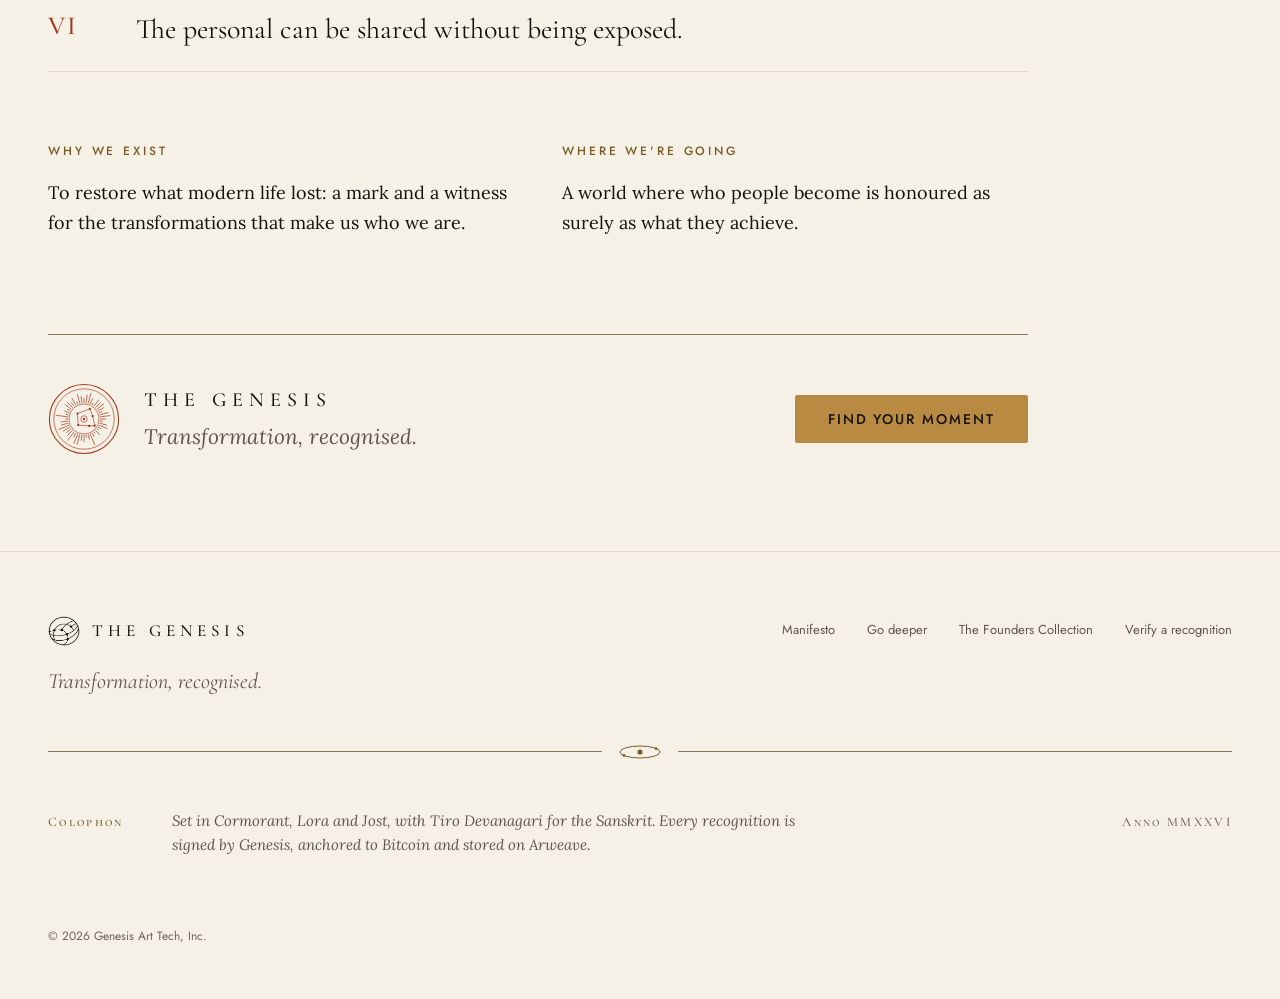
<file: manifesto.html>
<!doctype html>
<html lang="en-GB" data-theme="vellum">
<head>
<meta charset="utf-8">
<meta name="viewport" content="width=device-width, initial-scale=1">
<title>Manifesto — THE GENESIS</title>
<meta name="description" content="The world sees what you built. Few ever see who you became. Why THE GENESIS exists, and what we believe.">
<link rel="icon" href="assets/genesis-emblem-brass.png">
<link rel="preconnect" href="https://fonts.googleapis.com">
<link rel="preconnect" href="https://fonts.gstatic.com" crossorigin>
<link rel="stylesheet" href="https://fonts.googleapis.com/css2?family=Cormorant+Garamond:ital,wght@0,300;0,400;0,500;1,300;1,400&amp;family=Cormorant+SC:wght@400;500&amp;family=Tiro+Devanagari+Sanskrit&amp;family=IBM+Plex+Mono:wght@400&amp;family=Jost:wght@400;500&amp;family=Lora:ital,wght@0,400;1,400&amp;display=swap">
<link rel="stylesheet" href="styles/tokens.css">
<link rel="stylesheet" href="styles/components.css">
<link rel="stylesheet" href="styles/site.css">
<link rel="stylesheet" href="styles/ornament.css">
<script src="scripts/site.js" defer></script>
<script src="scripts/seed.js" defer></script>
<script src="scripts/sky.js" defer></script>
<script src="scripts/seal.js" defer></script>
</head>
<body>
<a class="skip g-btn g-btn--quiet" href="#main">Skip to content</a>

<header class="site-head">
  <div class="wrap site-head__bar">
    <a class="brand" href="index.html" aria-label="THE GENESIS, home"><img class="g-emblem--light" src="assets/genesis-emblem-light.png" alt=""><img class="g-emblem--ink" src="assets/genesis-emblem-ink.png" alt=""><span>The Genesis</span></a>
    <button class="menu-btn" aria-expanded="false" aria-controls="nav"><span class="menu-btn__word">Menu</span><span class="menu-btn__lines" aria-hidden="true"></span></button>
    <nav class="nav" id="nav" aria-label="Main">
      <a class="nav__link" href="manifesto.html" aria-current="page">Manifesto</a>
      <a class="nav__link" href="art-tech.html">Permanent Recognition</a>
      <a class="nav__link" href="witness.html">The witness</a>
      <a class="nav__link" href="gift.html">Recognise someone</a>
      <a class="g-btn g-btn--quiet" href="begin.html">Find your moment</a>
    </nav>
  </div>
</header>
<div class="wrap running-head" aria-hidden="true"><span>Manifesto</span><span class="running-head__rule"></span><span>Folio I</span></div>

<main id="main" class="wrap section">
  <article class="manifesto">
    <span class="g-eyebrow" data-reveal>Manifesto</span>
    <h1 class="t-display-l" data-reveal style="--d: 150ms">The world sees what you built. Few ever see who you became.</h1>
    <hr class="g-rule" data-reveal style="--d: 300ms">

    <div class="prose folio">
      <div class="folio__row">
        <p class="has-initial" data-reveal>Every transformation begins with something ending.<sup class="ref" aria-hidden="true">a</sup> Then comes the heat, the doubt, the stretch where you're no longer who you were and not yet who you'd be. You only see it afterwards, and by then, no one thinks to ask.</p>
        <aside class="sidenote" data-reveal><span class="ref">a</span>Every transition starts with letting go. <a href="deeper.html#ending">Go deeper, II</a></aside>
      </div>
      <div class="folio__row">
        <p data-reveal>For thousands of years, people marked these crossings with a rite, a mark and a witness. A second birth was marked with a thread worn next to the skin.<sup class="ref" aria-hidden="true">b</sup> A community stood witness.</p>
        <aside class="sidenote" data-reveal><span class="ref">b</span>The sacred thread of the twice-born. <a href="deeper.html#civilisation">Go deeper, I</a></aside>
      </div>
      <div class="folio__row">
        <p data-reveal>Modern life kept the trophies — the rings, the diplomas, the medals — and lost the marks for the change inside.<sup class="ref" aria-hidden="true">c</sup></p>
        <aside class="sidenote" data-reveal><span class="ref">c</span>Rites we now choose alone, and rarely mark. <a href="deeper.html#civilisation">Go deeper, I</a></aside>
      </div>
      <p class="turnline" data-reveal>We're bringing them back.</p>
    </div>

    <div class="orule" aria-hidden="true"><span></span></div>

    <section aria-labelledby="believe">
      <h2 id="believe" class="g-eyebrow" data-reveal>What we believe</h2>
      <ol class="beliefs">
        <li data-reveal>Every transformation begins with an ending.</li>
        <li data-reveal>You only see it afterwards, so it is rarely named.</li>
        <li data-reveal>The cost is part of the meaning.</li>
        <li data-reveal>Only you can name your transformation. We witness it; we never judge or author it.</li>
        <li data-reveal>Recognition is knowing again what was already true.</li>
        <li data-reveal>The personal can be shared without being exposed.</li>
      </ol>
    </section>

    <div class="purpose" data-reveal>
      <div><h3>Why we exist</h3><p>To restore what modern life lost: a mark and a witness for the transformations that make us who we are.</p></div>
      <div><h3>Where we're going</h3><p>A world where who people become is honoured as surely as what they achieve.</p></div>
    </div>

    <div class="signoff" data-reveal>
      <div class="signoff__mark">
        <div data-seal="the-genesis-manifesto" data-seal-size="small"></div>
        <div>
        <p class="wordmark" style="font-size: 20px; letter-spacing: 0.3em; text-transform: uppercase;">The Genesis</p>
        <p class="t-lede" style="margin-top: var(--space-1)">Transformation, recognised.</p>
        </div>
      </div>
      <a class="g-btn g-btn--primary" href="begin.html">Find your moment</a>
    </div>
  </article>
</main>

<footer class="site-foot">
  <div class="wrap">
    <div class="site-foot__top">
      <div>
        <a class="brand" href="index.html" aria-label="THE GENESIS, home"><img class="g-emblem--light" src="assets/genesis-emblem-light.png" alt=""><img class="g-emblem--ink" src="assets/genesis-emblem-ink.png" alt=""><span>The Genesis</span></a>
        <p class="site-foot__sig">Transformation, recognised.</p>
      </div>
      <nav class="site-foot__nav" aria-label="Footer">
        <a href="manifesto.html" aria-current="page">Manifesto</a>
        <a href="deeper.html">Go deeper</a>
        <a href="collection.html">The Founders Collection</a>
        <a href="verify.html">Verify a recognition</a>
      </nav>
    </div>
    <div class="orule" aria-hidden="true"><span></span></div>
    <div class="colophon">
      <p class="colophon__head inscription">Colophon</p>
      <p class="colophon__text">Set in Cormorant, Lora and Jost, with Tiro Devanagari for the Sanskrit. Every recognition is signed by Genesis, anchored to Bitcoin and stored on Arweave.</p>
      <p class="colophon__year inscription">Anno MMXXVI</p>
    </div>
    <p class="site-foot__legal">© 2026 Genesis Art Tech, Inc.</p>
  </div>
</footer>
</body>
</html>
</file>
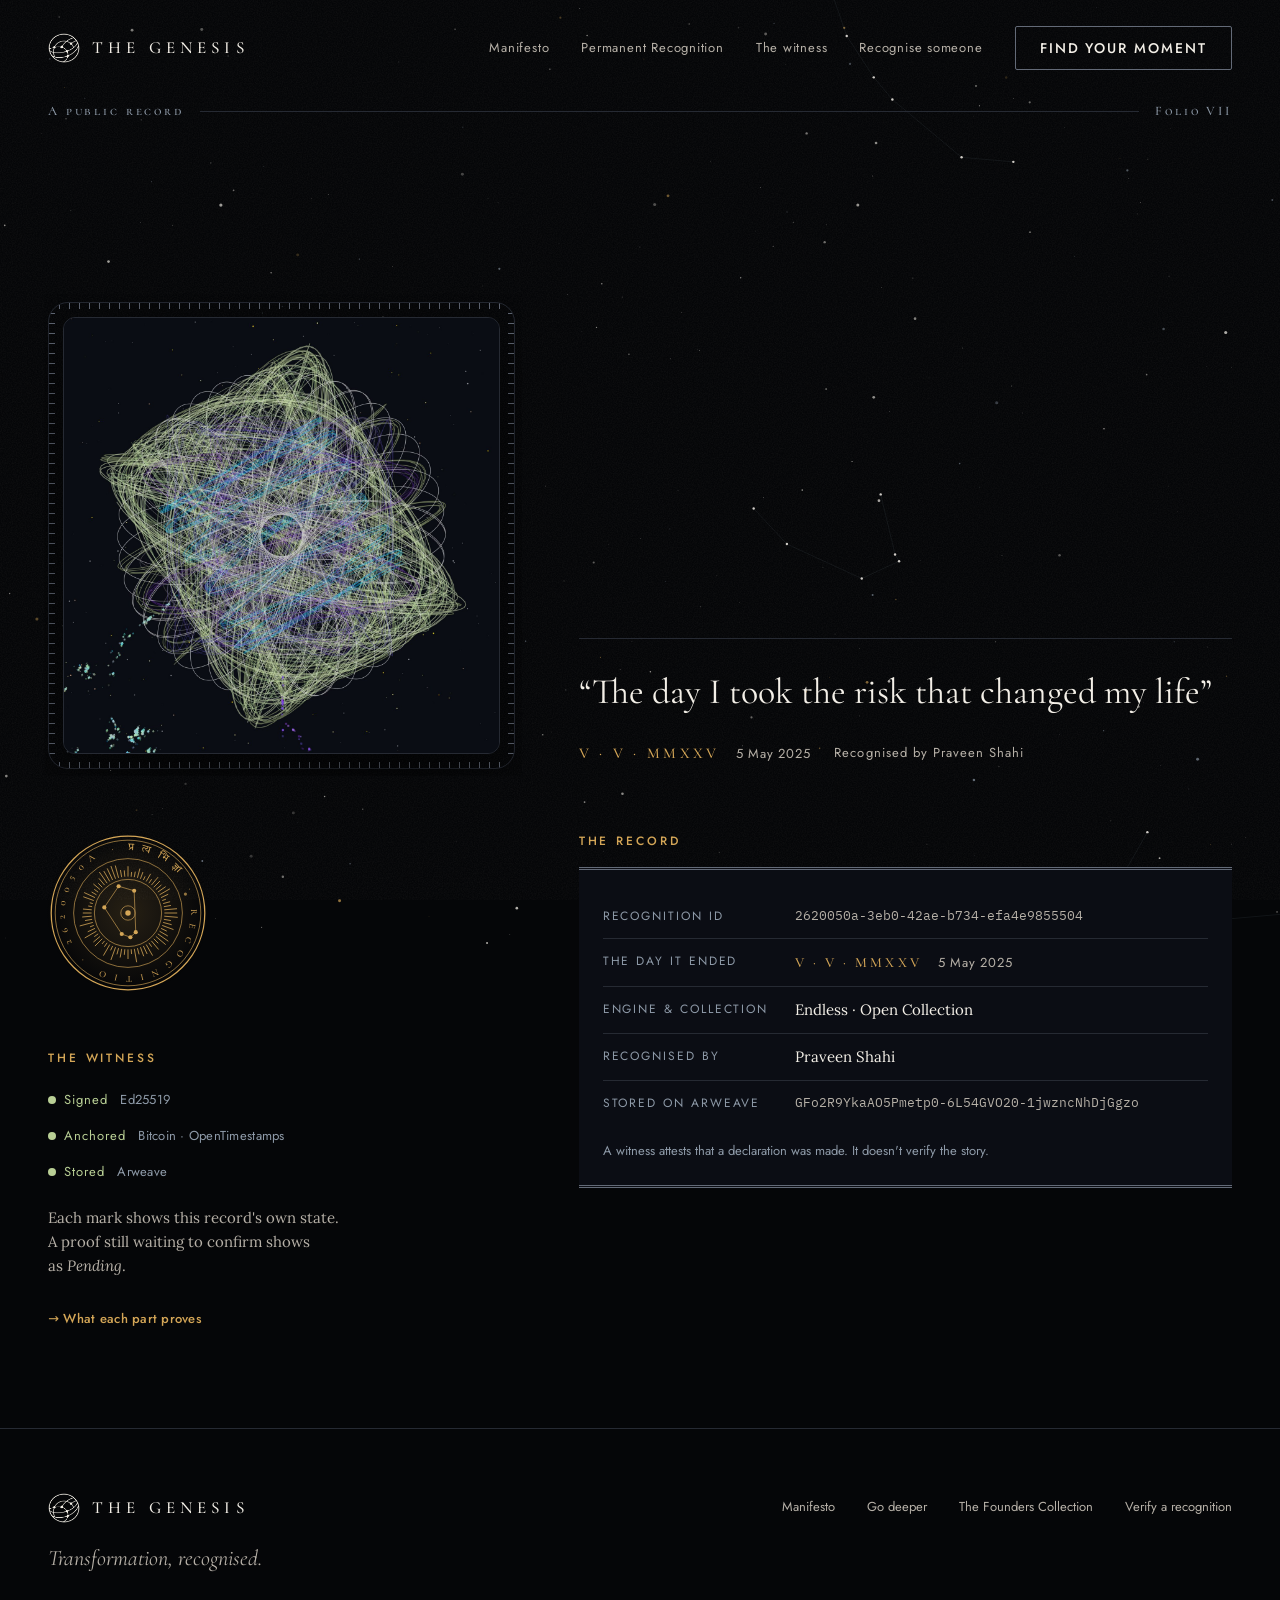
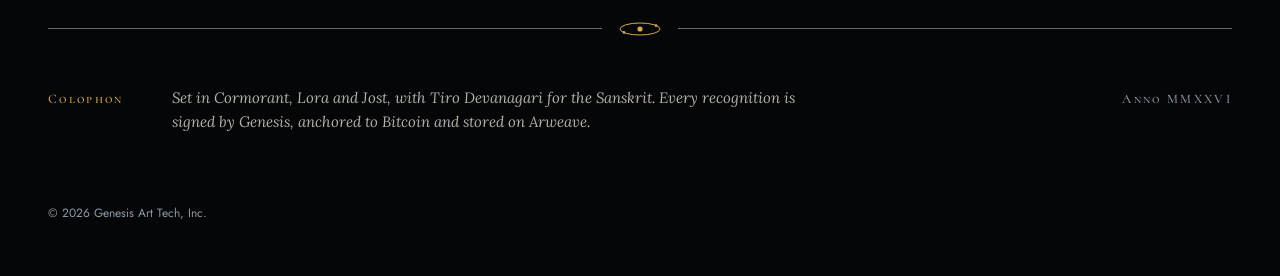
<file: verify.html>
<!doctype html>
<html lang="en-GB" data-theme="night">
<head>
<meta charset="utf-8">
<meta name="viewport" content="width=device-width, initial-scale=1">
<title>Witnessed — Recognition 2620050a — THE GENESIS</title>
<meta name="description" content="The public record of a recognition. This record was issued by Genesis and hasn't changed since it was declared.">
<link rel="icon" href="assets/genesis-emblem-brass.png">
<link rel="preconnect" href="https://fonts.googleapis.com">
<link rel="preconnect" href="https://fonts.gstatic.com" crossorigin>
<link rel="stylesheet" href="https://fonts.googleapis.com/css2?family=Cormorant+Garamond:ital,wght@0,300;0,400;0,500;1,300;1,400&amp;family=Cormorant+SC:wght@400;500&amp;family=Tiro+Devanagari+Sanskrit&amp;family=IBM+Plex+Mono:wght@400&amp;family=Jost:wght@400;500&amp;family=Lora:ital,wght@0,400;1,400&amp;display=swap">
<link rel="stylesheet" href="styles/tokens.css">
<link rel="stylesheet" href="styles/components.css">
<link rel="stylesheet" href="styles/site.css">
<link rel="stylesheet" href="styles/ornament.css">
<script src="scripts/site.js" defer></script>
<script src="scripts/seed.js" defer></script>
<script src="scripts/sky.js" defer></script>
<script src="scripts/seal.js" defer></script>
</head>
<body>
<a class="skip g-btn g-btn--quiet" href="#main">Skip to content</a>

<header class="site-head">
  <div class="wrap site-head__bar">
    <a class="brand" href="index.html" aria-label="THE GENESIS, home"><img class="g-emblem--light" src="assets/genesis-emblem-light.png" alt=""><img class="g-emblem--ink" src="assets/genesis-emblem-ink.png" alt=""><span>The Genesis</span></a>
    <button class="menu-btn" aria-expanded="false" aria-controls="nav"><span class="menu-btn__word">Menu</span><span class="menu-btn__lines" aria-hidden="true"></span></button>
    <nav class="nav" id="nav" aria-label="Main">
      <a class="nav__link" href="manifesto.html">Manifesto</a>
      <a class="nav__link" href="art-tech.html">Permanent Recognition</a>
      <a class="nav__link" href="witness.html">The witness</a>
      <a class="nav__link" href="gift.html">Recognise someone</a>
      <a class="g-btn g-btn--quiet" href="begin.html">Find your moment</a>
    </nav>
  </div>
</header>
<div class="wrap running-head" aria-hidden="true"><span>A public record</span><span class="running-head__rule"></span><span>Folio VII</span></div>

<main id="main" class="wrap section">
  <!-- Sample record. In production this page is /verify/:id, filled from the stored record. -->
  <p data-reveal><span class="sample-note">Sample record</span></p>

  <div class="verify-head" style="margin-top: var(--space-6)">
    <figure class="g-art" data-reveal>
      <span class="mat"><span class="g-art__frame"><img src="assets/endless-2620050a.jpg" width="1400" height="1400" alt="Endless artwork for Recognition 2620050a: dense pale-green, cyan and violet filaments forming a rotated square around a small central ring"></span></span>
    </figure>
    <div>
      <span class="g-eyebrow" data-reveal>The witness · A public record</span>
      <h1 class="t-hero" data-reveal style="--d: 150ms">Witnessed.</h1>
      <p class="t-lede" style="margin-top: var(--space-5); max-width: 40ch; --d: 300ms" data-reveal>This record was issued by Genesis and hasn't changed since it was declared.</p>
      <div data-reveal style="--d: 450ms; margin-top: var(--space-8); padding-top: var(--space-6); border-top: 1px solid var(--hairline);">
        <h2 class="t-display-m">“The day I took the risk that changed my life”</h2>
        <div class="verify-meta"><span data-inscribe="2025-05-05">5 May 2025</span><span>Recognised by Praveen Shahi</span></div>
      </div>
    </div>
  </div>

  <div class="verify-body">
    <div class="stack" style="--stack: var(--space-5)" data-reveal>
      <div class="verify-seal" data-seal="2620050a-3eb0-42ae-b734-efa4e9855504"></div>
      <span class="g-eyebrow">The witness</span>
      <div class="g-wstatus" role="list" style="flex-direction: column; gap: var(--space-4);">
        <span class="g-wstatus__item" role="listitem">Signed<span class="g-wstatus__sub">Ed25519</span></span>
        <span class="g-wstatus__item" role="listitem">Anchored<span class="g-wstatus__sub">Bitcoin · OpenTimestamps</span></span>
        <span class="g-wstatus__item" role="listitem">Stored<span class="g-wstatus__sub">Arweave</span></span>
      </div>
      <p class="t-body-s" style="max-width: 36ch">Each mark shows this record's own state. A proof still waiting to confirm shows as <em>Pending</em>.</p>
      <p><a class="g-btn g-btn--link" href="witness.html">What each part proves</a></p>
    </div>

    <div data-reveal style="--d: 150ms">
      <span class="g-eyebrow">The record</span>
      <dl class="g-wrecord g-wrecord--colophon">
        <div class="g-wrecord__row"><dt>Recognition ID</dt><dd class="g-mono">2620050a-3eb0-42ae-b734-efa4e9855504</dd></div>
        <div class="g-wrecord__row"><dt>The day it ended</dt><dd><span data-inscribe="2025-05-05">5 May 2025</span></dd></div>
        <div class="g-wrecord__row"><dt>Engine &amp; collection</dt><dd>Endless · Open Collection</dd></div>
        <div class="g-wrecord__row"><dt>Recognised by</dt><dd>Praveen Shahi</dd></div>
        <div class="g-wrecord__row"><dt>Stored on Arweave</dt><dd class="g-mono">GFo2R9YkaAO5Pmetp0-6L54GVO20-1jwzncNhDjGgzo</dd></div>
        <p class="g-wrecord__foot">A witness attests that a declaration was made. It doesn't verify the story.</p>
      </dl>
    </div>
  </div>
</main>

<footer class="site-foot">
  <div class="wrap">
    <div class="site-foot__top">
      <div>
        <a class="brand" href="index.html" aria-label="THE GENESIS, home"><img class="g-emblem--light" src="assets/genesis-emblem-light.png" alt=""><img class="g-emblem--ink" src="assets/genesis-emblem-ink.png" alt=""><span>The Genesis</span></a>
        <p class="site-foot__sig">Transformation, recognised.</p>
      </div>
      <nav class="site-foot__nav" aria-label="Footer">
        <a href="manifesto.html">Manifesto</a>
        <a href="deeper.html">Go deeper</a>
        <a href="collection.html">The Founders Collection</a>
        <a href="verify.html" aria-current="page">Verify a recognition</a>
      </nav>
    </div>
    <div class="orule" aria-hidden="true"><span></span></div>
    <div class="colophon">
      <p class="colophon__head inscription">Colophon</p>
      <p class="colophon__text">Set in Cormorant, Lora and Jost, with Tiro Devanagari for the Sanskrit. Every recognition is signed by Genesis, anchored to Bitcoin and stored on Arweave.</p>
      <p class="colophon__year inscription">Anno MMXXVI</p>
    </div>
    <p class="site-foot__legal">© 2026 Genesis Art Tech, Inc.</p>
  </div>
</footer>
</body>
</html>
</file>
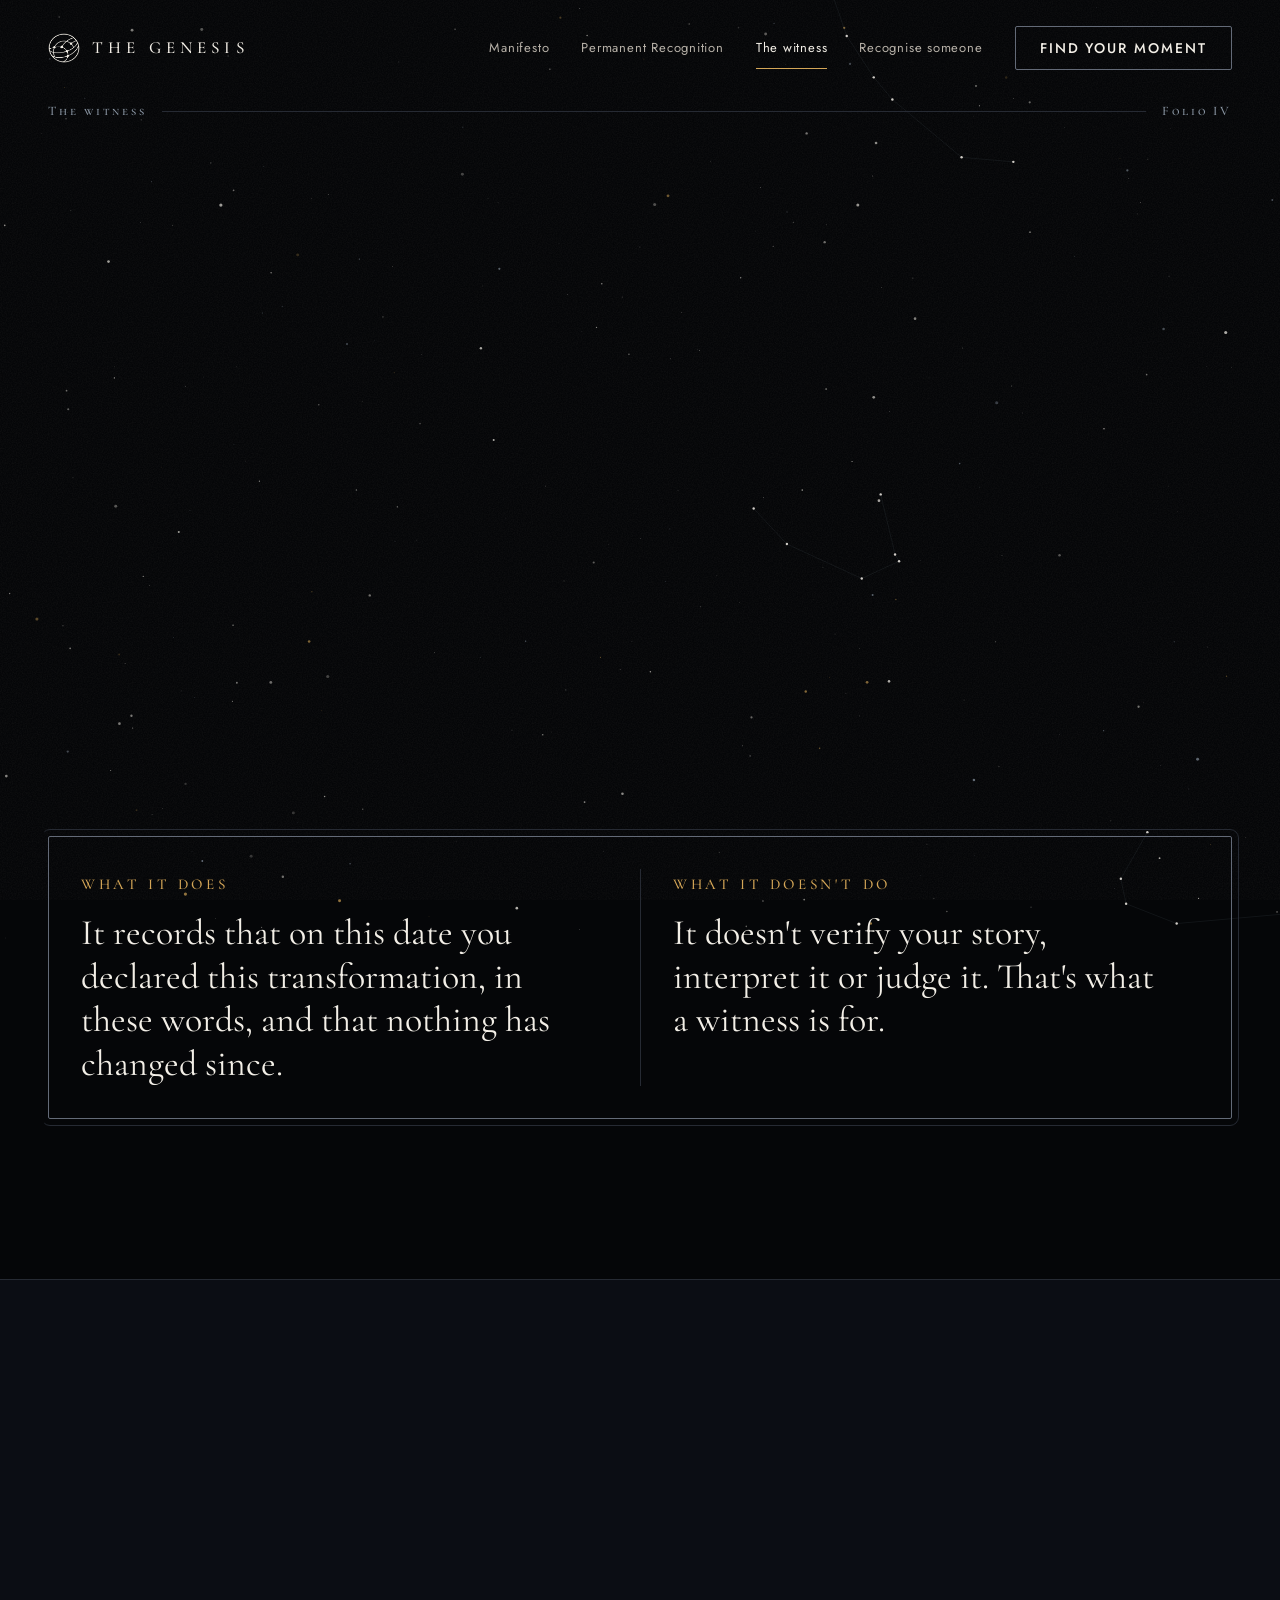
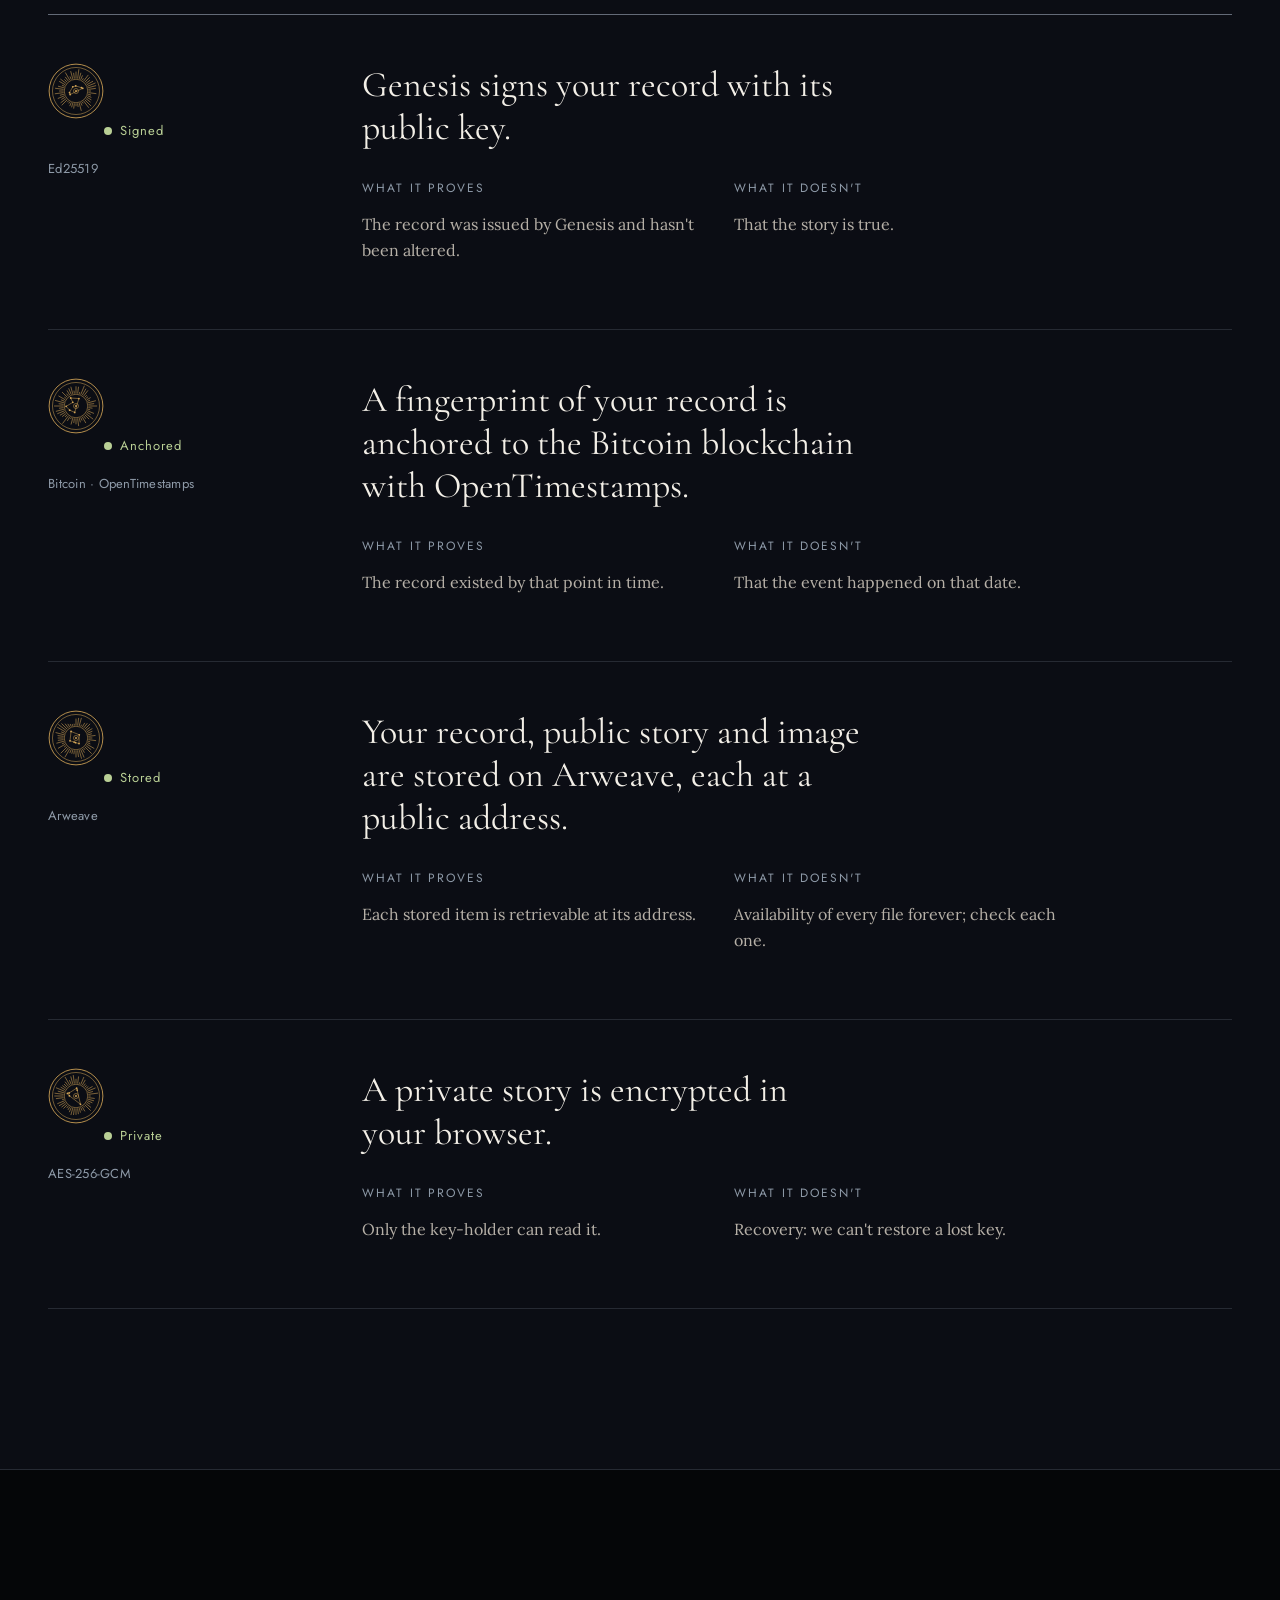
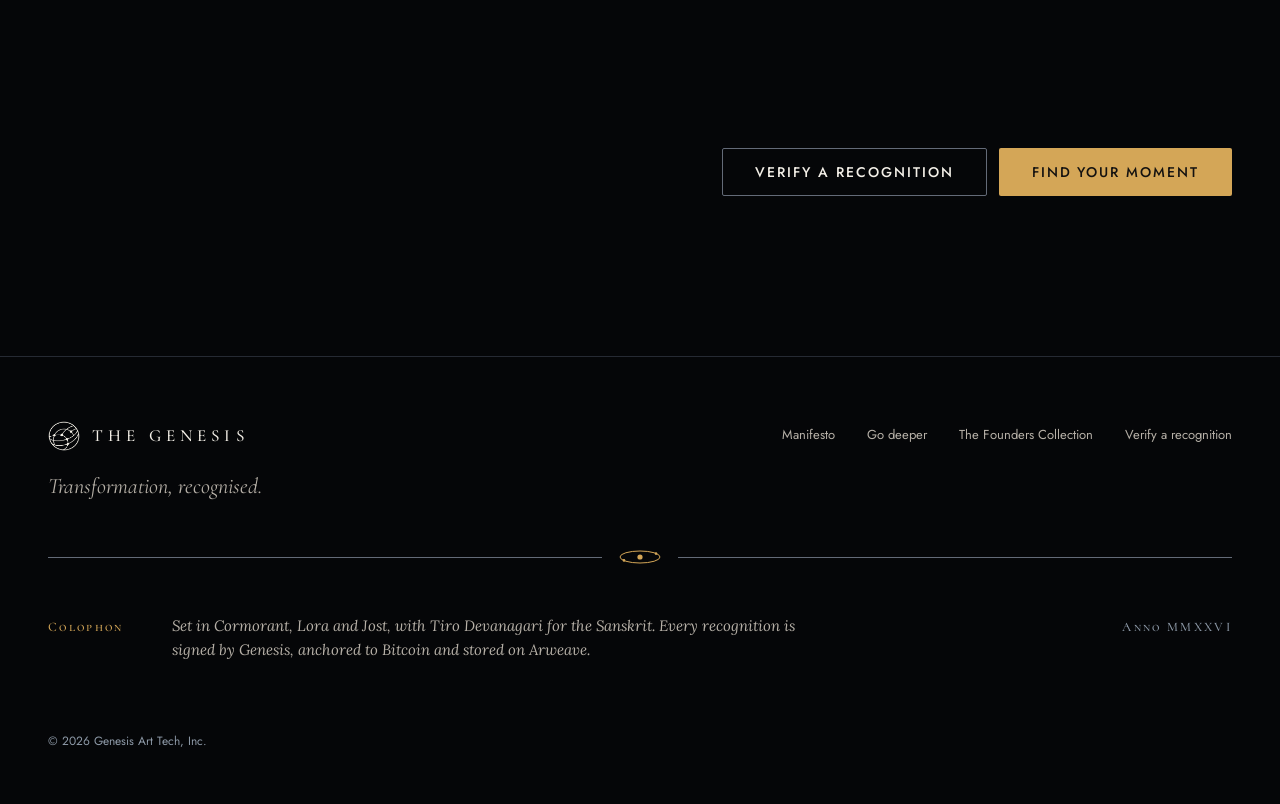
<file: witness.html>
<!doctype html>
<html lang="en-GB" data-theme="night">
<head>
<meta charset="utf-8">
<meta name="viewport" content="width=device-width, initial-scale=1">
<title>The witness — Genesis Art Tech</title>
<meta name="description" content="A witness that can't be changed. It attests. It never judges. What each part of the record proves, and what it doesn't.">
<link rel="icon" href="assets/genesis-emblem-brass.png">
<link rel="preconnect" href="https://fonts.googleapis.com">
<link rel="preconnect" href="https://fonts.gstatic.com" crossorigin>
<link rel="stylesheet" href="https://fonts.googleapis.com/css2?family=Cormorant+Garamond:ital,wght@0,300;0,400;0,500;1,300;1,400&amp;family=Cormorant+SC:wght@400;500&amp;family=Tiro+Devanagari+Sanskrit&amp;family=IBM+Plex+Mono:wght@400&amp;family=Jost:wght@400;500&amp;family=Lora:ital,wght@0,400;1,400&amp;display=swap">
<link rel="stylesheet" href="styles/tokens.css">
<link rel="stylesheet" href="styles/components.css">
<link rel="stylesheet" href="styles/site.css">
<link rel="stylesheet" href="styles/ornament.css">
<script src="scripts/site.js" defer></script>
<script src="scripts/seed.js" defer></script>
<script src="scripts/sky.js" defer></script>
<script src="scripts/seal.js" defer></script>
</head>
<body>
<a class="skip g-btn g-btn--quiet" href="#main">Skip to content</a>

<header class="site-head">
  <div class="wrap site-head__bar">
    <a class="brand" href="index.html" aria-label="THE GENESIS, home"><img class="g-emblem--light" src="assets/genesis-emblem-light.png" alt=""><img class="g-emblem--ink" src="assets/genesis-emblem-ink.png" alt=""><span>The Genesis</span></a>
    <button class="menu-btn" aria-expanded="false" aria-controls="nav"><span class="menu-btn__word">Menu</span><span class="menu-btn__lines" aria-hidden="true"></span></button>
    <nav class="nav" id="nav" aria-label="Main">
      <a class="nav__link" href="manifesto.html">Manifesto</a>
      <a class="nav__link" href="art-tech.html">Permanent Recognition</a>
      <a class="nav__link" href="witness.html" aria-current="page">The witness</a>
      <a class="nav__link" href="gift.html">Recognise someone</a>
      <a class="g-btn g-btn--quiet" href="begin.html">Find your moment</a>
    </nav>
  </div>
</header>
<div class="wrap running-head" aria-hidden="true"><span>The witness</span><span class="running-head__rule"></span><span>Folio IV</span></div>

<main id="main">
  <section class="wrap page-open">
    <span class="g-eyebrow" data-reveal>The witness</span>
    <h1 class="t-hero" style="max-width: 12ch; --d: 150ms" data-reveal>A witness that can't be changed.</h1>
    <p class="t-lede" data-reveal style="--d: 600ms">It attests. It never judges.</p>
  </section>

  <section class="wrap" style="padding-bottom: var(--space-10)">
    <div class="does does--tablet" data-reveal>
      <div><h2>What it does</h2><p>It records that on this date you declared this transformation, in these words, and that nothing has changed since.</p></div>
      <div><h2>What it doesn't do</h2><p>It doesn't verify your story, interpret it or judge it. That's what a witness is for.</p></div>
    </div>
  </section>

  <section class="section--surface section--tall">
    <div class="wrap">
      <h2 class="t-display-l" style="max-width: 18ch; margin-bottom: var(--space-8)" data-reveal>Four parts, each in plain words.</h2>
      <div class="proofs">
        <div class="proof" data-reveal>
          <div class="proof__name"><div data-seal="witness-signed" data-seal-size="small" aria-hidden="true"></div><span class="g-wstatus__item">Signed</span><span class="g-wstatus__sub">Ed25519</span></div>
          <div>
            <p class="proof__plain">Genesis signs your record with its public key.</p>
            <dl class="proof__facts"><div><dt>What it proves</dt><dd>The record was issued by Genesis and hasn't been altered.</dd></div><div><dt>What it doesn't</dt><dd>That the story is true.</dd></div></dl>
          </div>
        </div>
        <div class="proof" data-reveal>
          <div class="proof__name"><div data-seal="witness-anchored" data-seal-size="small" aria-hidden="true"></div><span class="g-wstatus__item">Anchored</span><span class="g-wstatus__sub">Bitcoin · OpenTimestamps</span></div>
          <div>
            <p class="proof__plain">A fingerprint of your record is anchored to the Bitcoin blockchain with OpenTimestamps.</p>
            <dl class="proof__facts"><div><dt>What it proves</dt><dd>The record existed by that point in time.</dd></div><div><dt>What it doesn't</dt><dd>That the event happened on that date.</dd></div></dl>
          </div>
        </div>
        <div class="proof" data-reveal>
          <div class="proof__name"><div data-seal="witness-stored" data-seal-size="small" aria-hidden="true"></div><span class="g-wstatus__item">Stored</span><span class="g-wstatus__sub">Arweave</span></div>
          <div>
            <p class="proof__plain">Your record, public story and image are stored on Arweave, each at a public address.</p>
            <dl class="proof__facts"><div><dt>What it proves</dt><dd>Each stored item is retrievable at its address.</dd></div><div><dt>What it doesn't</dt><dd>Availability of every file forever; check each one.</dd></div></dl>
          </div>
        </div>
        <div class="proof" data-reveal>
          <div class="proof__name"><div data-seal="witness-private" data-seal-size="small" aria-hidden="true"></div><span class="g-wstatus__item">Private</span><span class="g-wstatus__sub">AES-256-GCM</span></div>
          <div>
            <p class="proof__plain">A private story is encrypted in your browser.</p>
            <dl class="proof__facts"><div><dt>What it proves</dt><dd>Only the key-holder can read it.</dd></div><div><dt>What it doesn't</dt><dd>Recovery: we can't restore a lost key.</dd></div></dl>
          </div>
        </div>
      </div>
    </div>
  </section>

  <section class="section--tall">
    <div class="wrap" style="display: flex; flex-wrap: wrap; justify-content: space-between; align-items: flex-end; gap: var(--space-7);">
      <p class="t-display-l" style="max-width: 20ch" data-reveal>Every recognition has a public record you can check.</p>
      <div class="actions" data-reveal>
        <a class="g-btn g-btn--quiet" href="verify.html">Verify a recognition</a>
        <a class="g-btn g-btn--primary" href="begin.html">Find your moment</a>
      </div>
    </div>
  </section>
</main>

<footer class="site-foot">
  <div class="wrap">
    <div class="site-foot__top">
      <div>
        <a class="brand" href="index.html" aria-label="THE GENESIS, home"><img class="g-emblem--light" src="assets/genesis-emblem-light.png" alt=""><img class="g-emblem--ink" src="assets/genesis-emblem-ink.png" alt=""><span>The Genesis</span></a>
        <p class="site-foot__sig">Transformation, recognised.</p>
      </div>
      <nav class="site-foot__nav" aria-label="Footer">
        <a href="manifesto.html">Manifesto</a>
        <a href="deeper.html">Go deeper</a>
        <a href="collection.html">The Founders Collection</a>
        <a href="verify.html">Verify a recognition</a>
      </nav>
    </div>
    <div class="orule" aria-hidden="true"><span></span></div>
    <div class="colophon">
      <p class="colophon__head inscription">Colophon</p>
      <p class="colophon__text">Set in Cormorant, Lora and Jost, with Tiro Devanagari for the Sanskrit. Every recognition is signed by Genesis, anchored to Bitcoin and stored on Arweave.</p>
      <p class="colophon__year inscription">Anno MMXXVI</p>
    </div>
    <p class="site-foot__legal">© 2026 Genesis Art Tech, Inc.</p>
  </div>
</footer>
</body>
</html>
</file>
<file: styles/tokens.css>
/* THE GENESIS — generated from tokens.json */
:root, [data-theme="night"] {
  --ground: #050608;
  --surface: #0B0D14;
  --surface-raised: #11151E;
  --ink: #F3EFE7;
  --ink-muted: #B6B0A7;
  --ink-faint: #8E9AA8;
  --brass: #D4A657;
  --brass-fill: #D4A657;
  --on-brass: #141210;
  --hairline: #262A33;
  --hairline-strong: #636A77;
  --focus: var(--brass);
  --witness-valid: #B9CF95;
  --witness-pending: #B6B0A7;
  --art-ground: #0A0D14;
  --art-verdant: #B9CF95;
  --art-cyan: #5FB4C9;
  --art-violet: #8C7FD6;
  --shadow-art: 0 24px 80px rgba(0, 0, 0, 0.6);
  --rubric: #E2795A;
  --lapis: #0C1630;
  --lapis-line: #8FA6D9;
  --seal-ink: #D4A657;
  --glow-brass: rgba(212, 166, 87, 0.16);
  --grain-opacity: 0.05;
}
[data-theme="vellum"] {
  --ground: #F6F1E7;
  --surface: #FFFFFF;
  --surface-raised: #EFE7D8;
  --ink: #141210;
  --ink-muted: #5E574D;
  --ink-faint: #6B645A;
  --brass: #7A5C26;
  --brass-fill: #B88A42;
  --on-brass: #141210;
  --hairline: #E3D9C6;
  --hairline-strong: #877758;
  --focus: var(--brass);
  --witness-valid: #2F6B50;
  --witness-pending: #5E574D;
  --art-ground: #0A0D14;
  --art-verdant: #B9CF95;
  --art-cyan: #5FB4C9;
  --art-violet: #8C7FD6;
  --shadow-art: 0 24px 60px rgba(20, 18, 16, 0.22);
  --rubric: #A3391C;
  --lapis: #1F3466;
  --lapis-line: #1F3466;
  --seal-ink: #A3391C;
  --glow-brass: rgba(184, 138, 66, 0.18);
  --grain-opacity: 0.09;
}
:root {
  --space-1: 4px;
  --space-2: 8px;
  --space-3: 12px;
  --space-4: 16px;
  --space-5: 24px;
  --space-6: 32px;
  --space-7: 48px;
  --space-8: 64px;
  --space-9: 96px;
  --space-10: 160px;
  --radius-xs: 2px;
  --radius-sm: 4px;
  --radius-md: 8px;
  --radius-lg: 12px;
  --radius-xl: 24px;
  --measure-turn: 18ch;
  --measure-text: 62ch;
  --font-display: "Cormorant Garamond", "Cormorant", Georgia, serif;
  --font-serif: Lora, Georgia, "Times New Roman", serif;
  --font-label: Jost, "Futura", "Century Gothic", system-ui, sans-serif;
  --font-mono: "IBM Plex Mono", ui-monospace, Menlo, Consolas, monospace;
  --font-inscription: "Cormorant SC", "Cormorant Garamond", Georgia, serif;
  --font-devanagari: "Tiro Devanagari Sanskrit", "Noto Serif Devanagari", serif;
  --line-hair: 1px;
  --line-fine: 0.75px;
  --tick: 6px;
}
.turn { font-family: var(--font-display); font-size: 64px; line-height: 68px; font-weight: 300; letter-spacing: -0.01em; }
.display-l { font-family: var(--font-display); font-size: 48px; line-height: 54px; font-weight: 400; }
.display-m { font-family: var(--font-display); font-size: 34px; line-height: 40px; font-weight: 400; }
.display-italic { font-family: var(--font-display); font-size: 28px; line-height: 36px; font-weight: 400; font-style: italic; }
.wordmark { font-family: var(--font-display); font-size: 28px; line-height: 32px; font-weight: 500; letter-spacing: 0.32em; }
.lede { font-family: var(--font-serif); font-size: 21px; line-height: 33px; font-weight: 400; font-style: italic; }
.body { font-family: var(--font-serif); font-size: 18px; line-height: 30px; font-weight: 400; }
.body-s { font-family: var(--font-serif); font-size: 15px; line-height: 24px; font-weight: 400; }
.eyebrow { font-family: var(--font-label); font-size: 12px; line-height: 16px; font-weight: 500; letter-spacing: 0.24em; }
.button { font-family: var(--font-label); font-size: 14px; line-height: 20px; font-weight: 500; letter-spacing: 0.14em; }
.caption { font-family: var(--font-label); font-size: 13px; line-height: 20px; font-weight: 400; letter-spacing: 0.02em; }
.inscription { font-family: var(--font-inscription); font-size: 15px; line-height: 20px; font-weight: 500; letter-spacing: 0.18em; }
.record { font-family: var(--font-mono); font-size: 13px; line-height: 20px; font-weight: 400; }
</file>
<file: styles/components.css>
/* THE GENESIS components — every value comes from tokens.css */
body { margin: 0; background: var(--ground); color: var(--ink); font-family: var(--font-serif); }
.g-root { background: var(--ground); color: var(--ink); padding: var(--space-5); box-sizing: border-box; }
.g-root *, .g-root *::before, .g-root *::after { box-sizing: border-box; }
.g-root :focus-visible { outline: 2px solid var(--focus); outline-offset: 3px; }

/* Wordmark lockup */
.g-wordmark { display: inline-flex; flex-direction: column; align-items: center; gap: var(--space-4); color: var(--ink); text-decoration: none; }
.g-wordmark__name { font-family: var(--font-display); font-weight: 500; font-size: 28px; line-height: 32px; letter-spacing: 0.32em; text-transform: uppercase; margin-right: -0.32em; }
.g-wordmark__line { font-family: var(--font-label); font-size: 12px; line-height: 16px; letter-spacing: 0.24em; text-transform: uppercase; color: var(--ink-muted); }
.g-wordmark--inline { flex-direction: row; gap: var(--space-3); }
.g-wordmark--inline .g-wordmark__name { font-size: 18px; line-height: 24px; letter-spacing: 0.28em; }
.g-emblem { display: block; height: 72px; width: auto; }
.g-wordmark--inline .g-emblem { height: 28px; }
.g-emblem--ink { display: none; }
[data-theme="vellum"] .g-emblem--light { display: none; }
[data-theme="vellum"] .g-emblem--ink { display: block; }

/* Eyebrow */
.g-eyebrow { display: block; font-family: var(--font-label); font-weight: 500; font-size: 12px; line-height: 16px; letter-spacing: 0.24em; text-transform: uppercase; color: var(--brass); margin: 0 0 var(--space-2); }
.g-rule { display: block; width: 48px; height: 1px; border: 0; background: var(--brass); margin: var(--space-5) 0; }

/* Button */
.g-btn { display: inline-flex; align-items: center; justify-content: center; min-height: 48px; padding: 0 var(--space-6); border-radius: var(--radius-xs); font-family: var(--font-label); font-weight: 500; font-size: 14px; line-height: 20px; letter-spacing: 0.14em; text-transform: uppercase; text-decoration: none; cursor: pointer; border: 1px solid transparent; transition: background-color .3s ease-out, color .3s ease-out; }
.g-btn--primary { background: var(--brass-fill); color: var(--on-brass); }
.g-btn--primary:hover { background: var(--ink); color: var(--ground); }
.g-btn--quiet { background: transparent; color: var(--ink); border-color: var(--hairline-strong); }
.g-btn--quiet:hover { background: var(--surface-raised); }
.g-btn--link { background: none; border: 0; padding: 0; min-height: 0; color: var(--brass); letter-spacing: 0.02em; text-transform: none; font-family: var(--font-label); font-size: 13px; }
.g-btn--link::before { content: "\2192\00a0"; }
.g-btn[disabled] { opacity: .45; cursor: default; }
.g-btn__note { display: block; margin-top: var(--space-3); font-family: var(--font-label); font-size: 13px; line-height: 20px; color: var(--ink-faint); }

/* Turn screen */
.g-turn { padding: var(--space-9) 0; max-width: 960px; }
.g-turn__line { font-family: var(--font-display); font-weight: 300; font-size: 64px; line-height: 68px; letter-spacing: -0.01em; max-width: var(--measure-turn); margin: 0; color: var(--ink); }
.g-turn__line--soft { color: var(--ink-muted); }
.g-turn__lede { font-family: var(--font-serif); font-style: italic; font-size: 21px; line-height: 33px; color: var(--ink-muted); margin: var(--space-5) 0 0; max-width: var(--measure-text); }
.g-turn__deeper { margin-top: var(--space-6); }
@media (max-width: 640px) { .g-turn__line { font-size: 40px; line-height: 44px; } .g-turn { padding: var(--space-8) 0; } }

/* Choice chip */
.g-chips { display: flex; flex-wrap: wrap; gap: var(--space-3); }
.g-chip { display: inline-flex; align-items: center; min-height: 48px; padding: var(--space-3) var(--space-5); border: 1px solid var(--hairline-strong); border-radius: var(--radius-xs); background: var(--surface); color: var(--ink); font-family: var(--font-serif); font-size: 17px; line-height: 24px; cursor: pointer; text-align: left; transition: background-color .3s ease-out, border-color .3s ease-out; }
.g-chip:hover { background: var(--surface-raised); }
.g-chip[aria-pressed="true"] { border-color: var(--brass); background: var(--surface-raised); box-shadow: inset 0 0 0 1px var(--brass); }
.g-chip[aria-pressed="true"]::before { content: ""; width: 8px; height: 8px; border-radius: 50%; background: var(--brass); margin-right: var(--space-3); flex: none; }

/* Artwork frame */
.g-art { margin: 0; display: inline-block; }
.g-art__frame { display: block; background: var(--art-ground); border-radius: var(--radius-lg); box-shadow: var(--shadow-art); overflow: hidden; border: 1px solid var(--hairline); }
.g-art__frame img { display: block; width: 100%; height: auto; }
.g-art__cap { margin-top: var(--space-4); font-family: var(--font-label); font-size: 13px; line-height: 20px; color: var(--ink-faint); }
.g-art__title { display: block; font-family: var(--font-display); font-size: 22px; line-height: 28px; color: var(--ink); margin-bottom: var(--space-1); }

/* Recognition share card (always night) */
.g-rcard { width: 360px; padding: var(--space-6) var(--space-5); border: 1px solid var(--brass); border-radius: var(--radius-xl); background: var(--ground); color: var(--ink); text-align: center; }
.g-rcard__title { font-family: var(--font-display); font-size: 30px; line-height: 34px; font-weight: 400; margin: var(--space-2) 0 var(--space-3); }
.g-rcard__date { display: flex; align-items: center; gap: var(--space-3); justify-content: center; font-family: var(--font-label); font-size: 13px; letter-spacing: 0.2em; text-transform: uppercase; color: var(--brass); }
.g-rcard__date::before, .g-rcard__date::after { content: ""; width: 40px; height: 1px; background: var(--brass); }
.g-rcard .g-art__frame { margin: var(--space-5) auto var(--space-4); width: 240px; }
.g-rcard__note { font-family: var(--font-serif); font-style: italic; font-size: 15px; line-height: 22px; color: var(--ink-muted); margin: 0 0 var(--space-5); }
.g-rcard__sig { font-family: var(--font-display); font-weight: 500; font-size: 15px; letter-spacing: 0.32em; text-transform: uppercase; }
.g-rcard__line { font-family: var(--font-label); font-size: 11px; letter-spacing: 0.18em; text-transform: uppercase; color: var(--ink-faint); margin-top: var(--space-1); }

/* Witness status */
.g-wstatus { display: flex; flex-wrap: wrap; gap: var(--space-5); font-family: var(--font-label); font-size: 13px; line-height: 20px; letter-spacing: 0.08em; }
.g-wstatus__item { display: inline-flex; align-items: center; gap: var(--space-2); color: var(--witness-valid); }
.g-wstatus__item::before { content: ""; width: 8px; height: 8px; border-radius: 50%; background: currentColor; }
.g-wstatus__item--pending { color: var(--witness-pending); }
.g-wstatus__item--pending::before { background: transparent; box-shadow: inset 0 0 0 1.5px currentColor; }
.g-wstatus__sub { color: var(--ink-faint); letter-spacing: 0.02em; margin-left: var(--space-1); }

/* Witness record */
.g-wrecord { background: var(--surface); border: 1px solid var(--hairline); border-radius: var(--radius-md); padding: var(--space-5); max-width: 640px; }
.g-wrecord__row { display: grid; grid-template-columns: 180px 1fr; gap: var(--space-3); padding: var(--space-3) 0; border-top: 1px solid var(--hairline); }
.g-wrecord__row:first-of-type { border-top: 0; }
.g-wrecord dt { font-family: var(--font-label); font-size: 12px; line-height: 20px; letter-spacing: 0.16em; text-transform: uppercase; color: var(--ink-faint); }
.g-wrecord dd { margin: 0; font-family: var(--font-serif); font-size: 15px; line-height: 22px; color: var(--ink); }
.g-wrecord dd.g-mono { font-family: var(--font-mono); font-size: 13px; line-height: 20px; word-break: break-all; color: var(--ink-muted); }
.g-wrecord__foot { margin: var(--space-4) 0 0; font-family: var(--font-label); font-size: 13px; line-height: 20px; color: var(--ink-faint); }
@media (max-width: 560px) { .g-wrecord__row { grid-template-columns: 1fr; gap: var(--space-1); } }

/* Go-deeper card */
.g-deeper { background: var(--surface); border: 1px solid var(--hairline); border-radius: var(--radius-md); padding: var(--space-5); max-width: 420px; }
.g-deeper__num { font-family: var(--font-display); font-size: 28px; line-height: 32px; color: var(--brass); }
.g-deeper__title { font-family: var(--font-display); font-weight: 500; font-size: 26px; line-height: 32px; margin: var(--space-2) 0 var(--space-3); color: var(--ink); }
.g-deeper__body { font-family: var(--font-serif); font-size: 15px; line-height: 24px; color: var(--ink-muted); margin: 0; }
.g-deeper__src { margin: var(--space-4) 0 0; padding-top: var(--space-3); border-top: 1px solid var(--hairline); font-family: var(--font-label); font-size: 12px; line-height: 18px; letter-spacing: 0.04em; color: var(--ink-faint); }

@media (prefers-reduced-motion: reduce) { .g-root * { transition: none !important; animation: none !important; } }
</file>
<file: styles/site.css>
/* THE GENESIS — page layout shared by every page. Values come from tokens.css. */

:root {
  --wrap: 1280px;
  --gutter: var(--space-7);
  --fs-hero: clamp(46px, 7.4vw, 112px);
  --fs-turn: clamp(38px, 5vw, 72px);
  --fs-display-l: clamp(34px, 4vw, 56px);
  --fs-display-m: clamp(26px, 2.8vw, 38px);
  --ease-out: cubic-bezier(0.16, 1, 0.3, 1);
  --ease-ink: cubic-bezier(0.65, 0.05, 0.36, 1);
  --fade: 800ms;
  --scene: 600ms;
}
@media (max-width: 760px) { :root { --gutter: var(--space-4); } }

*, *::before, *::after { box-sizing: border-box; }
html { -webkit-text-size-adjust: 100%; scrollbar-color: var(--hairline-strong) var(--ground); }
body {
  margin: 0; min-height: 100dvh; overflow-x: hidden;
  background: var(--ground); color: var(--ink);
  font-family: var(--font-serif); font-size: 18px; line-height: 30px;
  -webkit-font-smoothing: antialiased; text-rendering: optimizeLegibility;
  transition: background-color var(--scene) ease-out, color var(--scene) ease-out;
}
::selection { background: var(--brass-fill); color: var(--on-brass); }
img { max-width: 100%; }
a { color: var(--brass); text-underline-offset: 0.2em; text-decoration-thickness: 1px; }
a:hover { color: var(--ink); }
:focus-visible { outline: 2px solid var(--focus); outline-offset: 3px; }
h1, h2, h3, p { margin: 0; }
h1, h2, h3, .balance { text-wrap: balance; }
p { text-wrap: pretty; }

.skip { position: absolute; left: var(--space-4); top: -100px; z-index: 30; }
.skip:focus { top: var(--space-4); }
.wrap { max-width: var(--wrap); margin: 0 auto; padding-inline: var(--gutter); }
.visually-hidden { position: absolute; width: 1px; height: 1px; overflow: hidden; clip: rect(0 0 0 0); white-space: nowrap; }

/* ---------- Type ---------- */
.t-hero { font-family: var(--font-display); font-weight: 300; font-size: var(--fs-hero); line-height: 0.98; letter-spacing: -0.02em; }
.t-turn { font-family: var(--font-display); font-weight: 300; font-size: var(--fs-turn); line-height: 1.04; letter-spacing: -0.012em; }
.t-display-l { font-family: var(--font-display); font-weight: 400; font-size: var(--fs-display-l); line-height: 1.08; letter-spacing: -0.008em; }
.t-display-m { font-family: var(--font-display); font-weight: 400; font-size: var(--fs-display-m); line-height: 1.18; }
.t-italic { font-style: italic; }
.t-lede { font-family: var(--font-serif); font-style: italic; font-size: 21px; line-height: 33px; color: var(--ink-muted); }
.t-body { font-size: 18px; line-height: 30px; color: var(--ink-muted); max-width: var(--measure-text); }
.t-body-s { font-size: 15px; line-height: 24px; color: var(--ink-muted); }
.t-caption { font-family: var(--font-label); font-size: 13px; line-height: 20px; letter-spacing: 0.02em; color: var(--ink-faint); }
.t-muted { color: var(--ink-muted); }
.t-faint { color: var(--ink-faint); }
.t-brass { color: var(--brass); }
.t-numeral { font-family: var(--font-display); font-size: 56px; line-height: 1; color: var(--brass); font-feature-settings: "lnum"; }
.measure-turn { max-width: 17ch; }
.measure-text { max-width: var(--measure-text); }
.stack > * + * { margin-top: var(--stack, var(--space-5)); }

/* ---------- Header ---------- */
.site-head { position: relative; z-index: 20; }
.site-head__bar { display: flex; align-items: center; justify-content: space-between; gap: var(--space-5); min-height: 96px; }
.brand { display: inline-flex; align-items: center; gap: var(--space-3); color: var(--ink); text-decoration: none; }
.brand img { height: 30px; width: auto; display: block; }
.brand span { font-family: var(--font-display); font-weight: 500; font-size: 17px; letter-spacing: 0.3em; text-transform: uppercase; }
.brand .g-emblem--ink { display: none; }
[data-theme="vellum"] .brand .g-emblem--light { display: none; }
[data-theme="vellum"] .brand .g-emblem--ink { display: block; }
.nav { display: flex; align-items: center; gap: var(--space-6); }
.nav__link { position: relative; white-space: nowrap; font-family: var(--font-label); font-size: 13px; letter-spacing: 0.06em; color: var(--ink-muted); text-decoration: none; padding-block: var(--space-2); }
.nav__link::after { content: ""; position: absolute; left: 0; right: 0; bottom: 2px; height: 1px; background: var(--brass); transform: scaleX(0); transform-origin: left; transition: transform 500ms var(--ease-out); }
.nav__link:hover { color: var(--ink); }
.nav__link:hover::after, .nav__link[aria-current="page"]::after { transform: scaleX(1); }
.nav__link[aria-current="page"] { color: var(--ink); }
.nav .g-btn { min-height: 44px; padding: 0 var(--space-5); white-space: nowrap; }
.menu-btn { display: none; align-items: center; gap: var(--space-3); min-height: 44px; padding: 0 var(--space-2); background: none; border: 0; color: var(--ink); font-family: var(--font-label); font-size: 12px; letter-spacing: 0.24em; text-transform: uppercase; cursor: pointer; }
.menu-btn__lines { position: relative; width: 22px; height: 9px; }
.menu-btn__lines::before, .menu-btn__lines::after { content: ""; position: absolute; left: 0; right: 0; height: 1px; background: currentColor; transition: transform 500ms var(--ease-out), top 500ms var(--ease-out); }
.menu-btn__lines::before { top: 0; }
.menu-btn__lines::after { top: 8px; }
.menu-open .menu-btn__lines::before { top: 4px; transform: rotate(45deg); }
.menu-open .menu-btn__lines::after { top: 4px; transform: rotate(-45deg); }

@media (max-width: 1100px) {
  .menu-btn { display: inline-flex; }
  .nav {
    position: fixed; inset: 0; z-index: -1; flex-direction: column; align-items: flex-start; justify-content: center; gap: var(--space-5);
    padding: var(--space-9) var(--gutter); background: var(--ground);
    opacity: 0; visibility: hidden; transition: opacity 500ms var(--ease-out), visibility 0s linear 500ms;
  }
  .menu-open .nav { opacity: 1; visibility: visible; transition: opacity 500ms var(--ease-out); }
  .nav__link { font-family: var(--font-display); font-size: clamp(30px, 8vw, 40px); line-height: 1.1; letter-spacing: 0; color: var(--ink); white-space: normal; }
  .nav > * { opacity: 0; transform: translateY(12px); transition: opacity 600ms var(--ease-out), transform 600ms var(--ease-out); }
  .menu-open .nav > * { opacity: 1; transform: none; }
  .menu-open .nav > :nth-child(2) { transition-delay: 60ms; }
  .menu-open .nav > :nth-child(3) { transition-delay: 120ms; }
  .menu-open .nav > :nth-child(4) { transition-delay: 180ms; }
  .menu-open .nav > :nth-child(5) { transition-delay: 240ms; }
  .nav .g-btn { margin-top: var(--space-5); }
  .menu-open { overflow: hidden; }
}

/* ---------- Footer ---------- */
.site-foot { border-top: 1px solid var(--hairline); padding-block: var(--space-8) var(--space-7); }
.site-foot__top { display: flex; flex-wrap: wrap; justify-content: space-between; gap: var(--space-7); }
.site-foot__sig { font-family: var(--font-display); font-style: italic; font-size: 22px; line-height: 28px; color: var(--ink-muted); margin-top: var(--space-3); }
.site-foot__nav { display: flex; flex-wrap: wrap; gap: var(--space-3) var(--space-6); align-items: flex-start; }
.site-foot__nav a { font-family: var(--font-label); font-size: 13px; line-height: 20px; color: var(--ink-muted); text-decoration: none; padding-block: var(--space-1); }
.site-foot__nav a:hover { color: var(--ink); }
.site-foot__legal { margin-top: var(--space-8); font-family: var(--font-label); font-size: 12px; color: var(--ink-faint); }

/* ---------- Sections ---------- */
.section { padding-block: var(--space-9); }
.section--rule { border-top: 1px solid var(--hairline); }
.section--surface { background: var(--surface); border-block: 1px solid var(--hairline); }
.section--tall { padding-block: var(--space-10); }
@media (max-width: 760px) { .section { padding-block: var(--space-8); } .section--tall { padding-block: var(--space-9); } }

.grid-12 { display: grid; grid-template-columns: repeat(12, minmax(0, 1fr)); column-gap: var(--space-5); }
.col-label { grid-column: 1 / span 3; }
.col-main { grid-column: 4 / span 9; min-width: 0; }
.col-main-narrow { grid-column: 4 / span 7; min-width: 0; }
@media (max-width: 860px) {
  .grid-12 { grid-template-columns: minmax(0, 1fr); row-gap: var(--space-5); }
  .col-label, .col-main, .col-main-narrow { grid-column: 1; }
}

.split { display: grid; grid-template-columns: minmax(0, 5fr) minmax(0, 6fr); gap: var(--space-9); align-items: center; }
.split--flip > :first-child { order: 2; }
@media (max-width: 900px) { .split { grid-template-columns: minmax(0, 1fr); gap: var(--space-7); } .split--flip > :first-child { order: 0; } }

/* Page opening for inner pages */
.page-open { padding-block: var(--space-9) var(--space-9); min-height: min(78dvh, 760px); display: flex; flex-direction: column; justify-content: center; }
.page-open .g-eyebrow { margin-bottom: var(--space-5); }
.page-open .t-lede { margin-top: var(--space-6); max-width: 40ch; }
.page-open .actions { margin-top: var(--space-7); }

.actions { display: flex; flex-wrap: wrap; align-items: flex-start; gap: var(--space-3); }

/* ---------- Home: the opening and the turns ---------- */
.opening { min-height: calc(100dvh - 96px); display: flex; flex-direction: column; justify-content: center; padding-block: var(--space-8) var(--space-9); }
.opening h1 { max-width: 12ch; }
.opening__answer { margin-top: var(--space-6); font-family: var(--font-display); font-weight: 300; font-style: italic; font-size: clamp(32px, 4.4vw, 64px); line-height: 1.06; color: var(--ink-muted); max-width: 16ch; }
.opening__cue { display: flex; align-items: center; gap: var(--space-4); margin-top: var(--space-9); }
.opening__cue span:first-child { width: 1px; height: 56px; background: var(--brass); transform-origin: top; }
.js .opening__cue span:first-child { animation: cue 2.8s var(--ease-out) 2.4s infinite; }
@keyframes cue { 0% { transform: scaleY(0); } 45% { transform: scaleY(1); transform-origin: top; } 55% { transform-origin: bottom; } 100% { transform: scaleY(0); transform-origin: bottom; } }

.turn { min-height: 86dvh; display: grid; align-items: center; padding-block: var(--space-9); }
.turn__label { align-self: start; padding-top: var(--space-2); }
.turn__label .g-eyebrow { margin-top: var(--space-3); }
.turn__lede { margin-top: var(--space-6); }
.turn__deeper { margin-top: var(--space-6); }
.turn__after { margin-top: var(--space-10); max-width: 26ch; color: var(--ink-muted); }
@media (max-width: 860px) { .turn { min-height: 0; padding-block: var(--space-9); } }

.between { min-height: 70dvh; display: grid; align-items: center; }
.between p { font-family: var(--font-display); font-weight: 400; font-size: var(--fs-display-l); line-height: 1.15; max-width: 24ch; }
.between .fades { color: var(--ink-faint); }

.marks { display: grid; grid-template-columns: repeat(3, minmax(0, 1fr)); border-top: 1px solid var(--hairline-strong); margin-top: var(--space-8); }
.marks > div { padding: var(--space-6) var(--space-6) 0 0; }
.marks > div + div { padding-left: var(--space-6); border-left: 1px solid var(--hairline); }
.marks h3 { font-family: var(--font-display); font-weight: 400; font-size: 40px; line-height: 1.05; }
.marks p { margin-top: var(--space-3); font-size: 16px; line-height: 26px; color: var(--ink-muted); max-width: 28ch; }
@media (max-width: 760px) {
  .marks { grid-template-columns: minmax(0, 1fr); }
  .marks > div + div { padding-left: 0; border-left: 0; border-top: 1px solid var(--hairline); margin-top: var(--space-6); }
}
.insight-close { display: flex; flex-wrap: wrap; align-items: baseline; justify-content: space-between; gap: var(--space-5); margin-top: var(--space-8); }
.insight-close p { font-family: var(--font-display); font-style: italic; font-size: clamp(28px, 3vw, 42px); line-height: 1.15; color: var(--brass); max-width: 24ch; }

.word { font-family: var(--font-display); font-weight: 300; font-style: italic; font-size: clamp(56px, 9vw, 136px); line-height: 0.95; letter-spacing: -0.02em; margin-top: var(--space-5); }
.word-pair { display: flex; flex-wrap: wrap; gap: var(--space-7); margin-top: var(--space-7); padding-top: var(--space-5); border-top: 1px solid var(--hairline); max-width: 640px; }
.word-pair span { display: block; }
.word-pair .w { font-family: var(--font-display); font-style: italic; font-size: 28px; line-height: 1.2; color: var(--ink); }
.word-pair .l { margin-top: var(--space-1); font-family: var(--font-label); font-size: 12px; letter-spacing: 0.2em; text-transform: uppercase; color: var(--ink-faint); }

.handoff { min-height: 92dvh; display: flex; flex-direction: column; align-items: center; justify-content: center; text-align: center; gap: var(--space-7); padding-block: var(--space-9); }
.handoff img { width: 88px; height: auto; display: block; }
.handoff .g-btn--primary { min-height: 56px; padding: 0 var(--space-7); }

/* The thread: one brass line drawn down the page as you scroll the turns */
.thread { display: none; }
@supports (animation-timeline: scroll()) {
  .thread { display: block; position: fixed; left: calc(var(--space-5) - 1px); top: 0; bottom: 0; width: 1px; background: var(--brass); transform-origin: top; transform: scaleY(0); pointer-events: none; z-index: 5; opacity: 0.7; animation: thread linear both; animation-timeline: scroll(root); }
  @keyframes thread { to { transform: scaleY(1); } }
  @media (max-width: 760px) { .thread { left: var(--space-2); } }
}

/* ---------- Artwork ---------- */
.art-hold { position: relative; }
.art-hold .g-art { display: block; width: 100%; }
.g-art__frame img { aspect-ratio: 1; object-fit: cover; }

/* ---------- Offering blocks ---------- */
.receive { background: var(--surface); border: 1px solid var(--hairline); border-radius: var(--radius-md); padding: var(--space-7); }
.receive ul { list-style: none; margin: 0; padding: 0; }
.receive li { display: grid; grid-template-columns: var(--space-6) 1fr; padding-block: var(--space-4); border-top: 1px solid var(--hairline); font-size: 18px; line-height: 28px; }
.receive li:first-child { border-top: 0; padding-top: 0; }
.receive li::before { content: ""; width: 8px; height: 1px; margin-top: 14px; background: var(--brass); }
.price { display: flex; flex-wrap: wrap; align-items: baseline; gap: var(--space-3) var(--space-5); margin-top: var(--space-7); padding-top: var(--space-6); border-top: 1px solid var(--hairline-strong); }
.price strong { font-family: var(--font-display); font-weight: 300; font-size: clamp(56px, 6vw, 84px); line-height: 1; font-feature-settings: "lnum"; }
.price span { font-family: var(--font-serif); font-style: italic; font-size: 17px; color: var(--ink-muted); }
@media (max-width: 760px) { .receive { padding: var(--space-5); } }

.faq { border-top: 1px solid var(--hairline-strong); }
.faq details { border-bottom: 1px solid var(--hairline); }
.faq summary { display: flex; justify-content: space-between; align-items: center; gap: var(--space-5); padding-block: var(--space-5); cursor: pointer; list-style: none; font-family: var(--font-display); font-size: 26px; line-height: 1.25; }
.faq summary::-webkit-details-marker { display: none; }
.faq summary::after { content: ""; flex: none; width: 12px; height: 12px; border-right: 1px solid var(--brass); border-bottom: 1px solid var(--brass); transform: translateY(-4px) rotate(45deg); transition: transform 500ms var(--ease-out); }
.faq details[open] summary::after { transform: translateY(2px) rotate(-135deg); }
.faq details p { padding-bottom: var(--space-5); max-width: 60ch; font-size: 17px; line-height: 28px; color: var(--ink-muted); }

/* ---------- Witness detail ---------- */
.proofs { border-top: 1px solid var(--hairline-strong); }
.proof { display: grid; grid-template-columns: minmax(0, 3fr) minmax(0, 9fr); gap: var(--space-5); padding-block: var(--space-7); border-bottom: 1px solid var(--hairline); }
.proof__name { font-family: var(--font-label); font-size: 13px; letter-spacing: 0.08em; }
.proof__name .g-wstatus__sub { display: block; margin: var(--space-2) 0 0; }
.proof__plain { font-family: var(--font-display); font-size: var(--fs-display-m); line-height: 1.2; max-width: 30ch; }
.proof__facts { display: grid; grid-template-columns: 1fr 1fr; gap: var(--space-5); margin-top: var(--space-5); max-width: 720px; }
.proof__facts dt { font-family: var(--font-label); font-size: 12px; letter-spacing: 0.16em; text-transform: uppercase; color: var(--ink-faint); }
.proof__facts dd { margin: var(--space-2) 0 0; font-size: 16px; line-height: 26px; color: var(--ink-muted); }
@media (max-width: 760px) { .proof, .proof__facts { grid-template-columns: minmax(0, 1fr); } }

.does { display: grid; grid-template-columns: 1fr 1fr; gap: 0; border-top: 1px solid var(--hairline-strong); }
.does > div { padding: var(--space-6) var(--space-6) 0 0; }
.does > div + div { padding-left: var(--space-6); border-left: 1px solid var(--hairline); }
.does h2 { font-family: var(--font-label); font-weight: 500; font-size: 12px; letter-spacing: 0.24em; text-transform: uppercase; color: var(--ink-faint); }
.does p { margin-top: var(--space-3); font-family: var(--font-display); font-size: var(--fs-display-m); line-height: 1.22; }
@media (max-width: 760px) { .does { grid-template-columns: minmax(0, 1fr); } .does > div + div { padding-left: 0; border-left: 0; margin-top: var(--space-6); border-top: 1px solid var(--hairline); } }

/* ---------- Go deeper ---------- */
.deeper-grid { display: grid; grid-template-columns: repeat(2, minmax(0, 1fr)); gap: var(--space-5); }
.deeper-grid .g-deeper { max-width: none; padding: var(--space-7); display: flex; flex-direction: column; scroll-margin-top: var(--space-7); }
.deeper-grid .g-deeper__title { font-size: 32px; line-height: 1.15; margin-top: var(--space-5); }
.deeper-grid .g-deeper__body { font-size: 17px; line-height: 28px; flex: 1; }
.deeper-grid .g-deeper__close { margin-top: var(--space-5); font-family: var(--font-display); font-style: italic; font-size: 20px; color: var(--ink); }
.deeper-grid .g-deeper:target { border-color: var(--brass); }
@media (max-width: 860px) { .deeper-grid { grid-template-columns: minmax(0, 1fr); } .deeper-grid .g-deeper { padding: var(--space-5); } }

/* ---------- Manifesto ---------- */
.manifesto { max-width: 760px; }
.manifesto h1 { max-width: 18ch; }
.manifesto .prose { margin-top: var(--space-8); }
.manifesto .prose p { font-size: 20px; line-height: 34px; color: var(--ink); }
.manifesto .prose p + p { margin-top: var(--space-5); }
.manifesto .prose .turnline { font-family: var(--font-display); font-size: var(--fs-display-m); line-height: 1.2; margin-top: var(--space-7); }
.beliefs { list-style: none; margin: var(--space-6) 0 0; padding: 0; counter-reset: b; border-top: 1px solid var(--hairline-strong); }
.beliefs li { counter-increment: b; display: grid; grid-template-columns: 72px 1fr; gap: var(--space-4); padding-block: var(--space-5); border-bottom: 1px solid var(--hairline); font-family: var(--font-display); font-size: 28px; line-height: 1.25; }
.beliefs li::before { content: counter(b); font-family: var(--font-display); font-size: 34px; line-height: 1.1; color: var(--brass); font-feature-settings: "lnum"; }
@media (max-width: 560px) { .beliefs li { grid-template-columns: 44px 1fr; font-size: 24px; } }
.purpose { display: grid; grid-template-columns: 1fr 1fr; gap: var(--space-7); margin-top: var(--space-8); }
.purpose h3 { font-family: var(--font-label); font-weight: 500; font-size: 12px; letter-spacing: 0.24em; text-transform: uppercase; color: var(--brass); }
.purpose p { margin-top: var(--space-3); font-size: 18px; line-height: 30px; }
@media (max-width: 760px) { .purpose { grid-template-columns: minmax(0, 1fr); } }
.signoff { margin-top: var(--space-9); padding-top: var(--space-7); border-top: 1px solid var(--hairline-strong); display: flex; flex-wrap: wrap; align-items: center; justify-content: space-between; gap: var(--space-6); }

/* ---------- Collection ---------- */
.collection-grid { display: grid; grid-template-columns: repeat(3, minmax(0, 1fr)); gap: var(--space-8) var(--space-6); }
.collection-grid .g-art { display: block; }
.collection-grid .is-first { grid-column: span 2; }
.collection-open { border: 1px solid var(--hairline); border-radius: var(--radius-lg); display: flex; flex-direction: column; justify-content: flex-end; padding: var(--space-6); aspect-ratio: 1; }
@media (max-width: 860px) { .collection-grid { grid-template-columns: minmax(0, 1fr); } .collection-grid .is-first { grid-column: auto; } .collection-open { aspect-ratio: auto; min-height: 240px; } }

/* ---------- Gift ---------- */
.invite-card { background: var(--surface); border: 1px solid var(--hairline-strong); border-radius: var(--radius-md); padding: var(--space-8) var(--space-7); text-align: center; max-width: 460px; margin-inline: auto; }
.invite-card img { width: 48px; height: auto; margin: 0 auto var(--space-6); display: block; }
.invite-card p { font-family: var(--font-display); font-style: italic; font-size: 26px; line-height: 1.3; }
.invite-card p + p { margin-top: var(--space-4); color: var(--ink-muted); }
.invite-card .g-rule { margin: var(--space-6) auto; }
.packs { display: flex; flex-wrap: wrap; gap: var(--space-3); margin-top: var(--space-6); }
.packs span { display: inline-flex; flex-direction: column; min-width: 120px; padding: var(--space-4) var(--space-5); border: 1px solid var(--hairline-strong); border-radius: var(--radius-xs); }
.packs strong { font-family: var(--font-display); font-weight: 400; font-size: 36px; line-height: 1; font-feature-settings: "lnum"; }
.packs em { margin-top: var(--space-2); font-family: var(--font-label); font-style: normal; font-size: 12px; letter-spacing: 0.16em; text-transform: uppercase; color: var(--ink-faint); }

.form { display: grid; gap: var(--space-5); max-width: 560px; }
.field label { display: block; font-family: var(--font-label); font-size: 12px; font-weight: 500; letter-spacing: 0.16em; text-transform: uppercase; color: var(--ink-muted); margin-bottom: var(--space-2); }
.field input, .field select, .field textarea {
  width: 100%; min-height: 48px; padding: var(--space-3) var(--space-4);
  background: var(--surface); color: var(--ink); border: 1px solid var(--hairline-strong); border-radius: var(--radius-xs);
  font-family: var(--font-serif); font-size: 17px; line-height: 24px; caret-color: var(--brass);
  transition: border-color 300ms ease-out;
}
.field textarea { min-height: 160px; resize: vertical; }
.field input:focus, .field select:focus, .field textarea:focus { outline: none; border-color: var(--brass); box-shadow: inset 0 0 0 1px var(--brass); }
.field__hint { margin-top: var(--space-2); font-family: var(--font-label); font-size: 13px; color: var(--ink-faint); }
.form__status { font-family: var(--font-serif); font-style: italic; color: var(--ink-muted); min-height: 30px; }

/* ---------- Verify ---------- */
.verify-head { display: grid; grid-template-columns: minmax(0, 5fr) minmax(0, 7fr); gap: var(--space-8); align-items: end; }
.verify-head h1 { margin-top: var(--space-3); }
.verify-meta { display: flex; flex-wrap: wrap; gap: var(--space-2) var(--space-5); margin-top: var(--space-5); font-family: var(--font-label); font-size: 13px; letter-spacing: 0.08em; color: var(--ink-muted); }
.verify-meta span:first-child { color: var(--brass); }
.verify-body { display: grid; grid-template-columns: minmax(0, 5fr) minmax(0, 7fr); gap: var(--space-8); margin-top: var(--space-8); }
.verify-body .g-wrecord { max-width: none; }
.sample-note { display: inline-block; padding: var(--space-1) var(--space-3); border: 1px solid var(--hairline-strong); border-radius: var(--radius-xs); font-family: var(--font-label); font-size: 12px; letter-spacing: 0.08em; color: var(--ink-muted); }
@media (max-width: 900px) { .verify-head, .verify-body { grid-template-columns: minmax(0, 1fr); gap: var(--space-7); } }

/* ---------- Reveal on scroll ---------- */
/* Ink: text is written in from left to right, sharpening from a slight blur. Everything else settles in. */
.js [data-reveal] { opacity: 0; filter: blur(5px); transition: opacity var(--fade) var(--ease-out), filter var(--fade) var(--ease-out), clip-path 1500ms var(--ease-ink); transition-delay: var(--d, 0ms); }
.js :is(h1, h2, h3, p, .g-eyebrow)[data-reveal] { clip-path: inset(-0.4em 100% -0.4em -0.2em); }
.js [data-reveal].is-in { opacity: 1; filter: none; clip-path: inset(-0.4em -0.4em -0.4em -0.2em); }
.js .opening [data-reveal] { transition-duration: 1200ms, 1200ms, 1900ms; }

@media (prefers-reduced-motion: reduce) {
  *, *::before, *::after { animation: none !important; transition: none !important; }
  .js [data-reveal] { opacity: 1; transform: none; filter: none; clip-path: none; }
  .thread { display: none !important; }
}
</file>
<file: styles/ornament.css>
/* THE GENESIS — the timeless layer: texture, instruments, manuscript and seal. Values come from tokens.css. */

/* ---------- Texture: paper fibre and ruling on vellum, star dust on night ---------- */
body { position: relative; isolation: isolate; }
body::before {
  content: ""; position: fixed; inset: 0; z-index: -1; pointer-events: none;
  opacity: var(--grain-opacity);
  background-image: url("data:image/svg+xml,%3Csvg xmlns='http://www.w3.org/2000/svg' width='260' height='260'%3E%3Cfilter id='n'%3E%3CfeTurbulence type='fractalNoise' baseFrequency='.8' numOctaves='3' stitchTiles='stitch'/%3E%3CfeColorMatrix values='0 0 0 0 .5 0 0 0 0 .45 0 0 0 0 .38 0 0 0 1.7 -.45'/%3E%3C/filter%3E%3Crect width='100%25' height='100%25' filter='url(%23n)'/%3E%3C/svg%3E");
  transition: opacity var(--scene) ease-out;
}
body::after {
  content: ""; position: fixed; inset: 0; z-index: -1; pointer-events: none; opacity: 0;
  background-image: repeating-linear-gradient(to bottom, transparent 0 33px, var(--hairline) 33px 34px);
  transition: opacity var(--scene) ease-out;
}
[data-theme="vellum"] body::after { opacity: 0.55; }

.starfield { position: fixed; left: 0; top: 0; width: 100vw; height: calc(100vh + 48px); z-index: -1; pointer-events: none; transition: opacity var(--scene) ease-out; }
[data-theme="vellum"] .starfield { opacity: 0; }
@supports (animation-timeline: scroll()) {
  .starfield { animation: drift linear both; animation-timeline: scroll(root); }
  @keyframes drift { to { transform: translateY(-48px); } }
}

/* ---------- Inscriptions ---------- */
.inscription, .t-inscription { font-family: var(--font-inscription); font-weight: 500; letter-spacing: 0.18em; }
.deva { font-family: var(--font-devanagari); font-style: normal; }
.idate { display: inline-flex; flex-wrap: wrap; align-items: baseline; gap: var(--space-2) var(--space-4); }
.idate__carved { font-family: var(--font-inscription); font-weight: 500; letter-spacing: 0.22em; color: var(--brass); }
.idate__plain { font-family: var(--font-label); font-size: 13px; letter-spacing: 0.06em; color: var(--ink-muted); }

.t-numeral { font-family: var(--font-inscription); font-weight: 400; font-size: clamp(72px, 8vw, 112px); line-height: 0.9; letter-spacing: 0.06em; color: var(--brass); }
.numeral-limb { display: block; width: 120px; height: 10px; margin-top: var(--space-4);
  background:
    repeating-linear-gradient(90deg, var(--brass) 0 1px, transparent 1px 30px) left bottom / 100% 10px no-repeat,
    repeating-linear-gradient(90deg, var(--hairline-strong) 0 1px, transparent 1px 6px) left bottom / 100% 5px no-repeat,
    linear-gradient(var(--hairline-strong), var(--hairline-strong)) left bottom / 100% 1px no-repeat; }

/* ---------- Glyphs ---------- */
.glyph { width: 28px; height: 28px; flex: none; color: var(--brass); fill: none; stroke: currentColor; stroke-width: 1.1; stroke-linecap: round; stroke-linejoin: round; overflow: visible; }
.glyph use { fill: none; }
.glyph--l { width: 44px; height: 44px; stroke-width: 0.9; }
.glyph-head { display: flex; align-items: center; gap: var(--space-3); margin-bottom: var(--space-3); }
.glyph-head .g-eyebrow { margin: 0; }
symbol .f { fill: currentColor; stroke: none; }

/* ---------- Ornamental rules: the limb and the orbit ---------- */
.section--rule { border-top: 0; position: relative; }
.section--rule::before {
  content: ""; position: absolute; top: 0; height: 12px;
  left: max(var(--gutter), calc((100% - var(--wrap)) / 2 + var(--gutter)));
  right: max(var(--gutter), calc((100% - var(--wrap)) / 2 + var(--gutter)));
  background:
    repeating-linear-gradient(90deg, var(--brass) 0 1px, transparent 1px 96px) left top / 100% 12px no-repeat,
    repeating-linear-gradient(90deg, var(--hairline-strong) 0 1px, transparent 1px 8px) left top / 100% 5px no-repeat,
    linear-gradient(var(--hairline-strong), var(--hairline-strong)) left top / 100% 1px no-repeat;
  opacity: 0.75;
}
.orule { display: flex; align-items: center; gap: var(--space-4); margin-block: var(--space-7); }
.orule::before, .orule::after { content: ""; flex: 1; height: 1px; background: var(--hairline-strong); }
.orule span { width: 44px; height: 18px; flex: none; background: var(--brass);
  -webkit-mask: url("data:image/svg+xml,%3Csvg xmlns='http://www.w3.org/2000/svg' viewBox='0 0 44 18'%3E%3Cellipse cx='22' cy='9' rx='20' ry='6' fill='none' stroke='black' stroke-width='1'/%3E%3Ccircle cx='22' cy='9' r='2.6'/%3E%3Ccircle cx='38' cy='5.6' r='1.3'/%3E%3Ccircle cx='6' cy='12.4' r='1.3'/%3E%3C/svg%3E") center / contain no-repeat;
          mask: url("data:image/svg+xml,%3Csvg xmlns='http://www.w3.org/2000/svg' viewBox='0 0 44 18'%3E%3Cellipse cx='22' cy='9' rx='20' ry='6' fill='none' stroke='black' stroke-width='1'/%3E%3Ccircle cx='22' cy='9' r='2.6'/%3E%3Ccircle cx='38' cy='5.6' r='1.3'/%3E%3Ccircle cx='6' cy='12.4' r='1.3'/%3E%3C/svg%3E") center / contain no-repeat; }

/* The limb mat: a graduated frame around an artwork, never on it */
.mat { display: block; padding: 14px; border: 1px solid var(--hairline); border-radius: calc(var(--radius-lg) + 8px);
  background:
    repeating-linear-gradient(90deg, var(--hairline-strong) 0 1px, transparent 1px 10px) top / 100% 6px no-repeat,
    repeating-linear-gradient(90deg, var(--hairline-strong) 0 1px, transparent 1px 10px) bottom / 100% 6px no-repeat,
    repeating-linear-gradient(180deg, var(--hairline-strong) 0 1px, transparent 1px 10px) left / 6px 100% no-repeat,
    repeating-linear-gradient(180deg, var(--hairline-strong) 0 1px, transparent 1px 10px) right / 6px 100% no-repeat; }
.mat .g-art__frame { border-radius: var(--radius-lg); }

/* ---------- The thread and its knots ---------- */
.knot { display: none; }
@supports (animation-timeline: scroll()) {
  .knot { display: block; position: absolute; left: calc(var(--space-5) - 5px); top: 50%; width: 9px; height: 9px; border-radius: 50%; border: 1px solid var(--brass); background: var(--ground); z-index: 6; transition: background-color 900ms var(--ease-out), box-shadow 900ms var(--ease-out); }
  .knot.is-in { background: var(--brass); box-shadow: 0 0 0 4px var(--ground), 0 0 0 5px var(--brass); }
  @media (max-width: 760px) { .knot { left: calc(var(--space-2) - 4px); } }
}
.has-knot { position: relative; }

/* ---------- The Astrolabe ---------- */
.astrolabe { position: relative; width: 100%; max-width: 560px; aspect-ratio: 1; margin-inline: auto; }
.astrolabe::before { content: ""; position: absolute; inset: -12%; border-radius: 50%; background: radial-gradient(closest-side, var(--glow-brass), transparent 72%); pointer-events: none; }
.astro { position: relative; display: block; width: 100%; height: 100%; overflow: visible; fill: none; stroke: var(--brass); }
.astro__ground { fill: var(--lapis); stroke: none; }
.astro__plate circle, .astro__azimuth { stroke: var(--lapis-line); stroke-width: 0.5; opacity: 0.4; }
.astro__strong { stroke: var(--brass); stroke-width: 0.9; opacity: 0.9; }
.astro__faint { stroke: var(--lapis-line); stroke-width: 0.5; opacity: 0.45; }
.astro__limb circle { stroke-width: 1; }
.astro__ticks { stroke-width: 0.7; }
.astro__hour { fill: var(--brass); stroke: none; font-family: var(--font-inscription); font-size: 10px; letter-spacing: 0.06em; text-anchor: middle; dominant-baseline: central; }
.astro__rete { stroke-width: 1; }
.astro__thin { stroke-width: 0.6; opacity: 0.8; }
.astro__pointer { stroke-width: 0.8; }
.astro__star { fill: var(--brass); stroke: none; }
.astro__rule line { stroke-width: 0.8; opacity: 0.8; }
.astro__vane { fill: var(--brass); stroke: none; opacity: 0.55; }
.astro__hub { fill: var(--ground); stroke: var(--brass); stroke-width: 0.9; }
.js .astro__rete { animation: rete 240s linear infinite; }
@keyframes rete { to { transform: rotate(360deg); } }
@supports (animation-timeline: scroll()) {
  .js .astro__rule { animation: alidade linear both; animation-timeline: scroll(root); }
  @keyframes alidade { from { transform: rotate(-24deg); } to { transform: rotate(156deg); } }
}

/* ---------- The Seal ---------- */
.seal { position: relative; display: inline-block; width: 200px; aspect-ratio: 1; color: var(--seal-ink); }
.seal::before { content: ""; position: absolute; inset: -18%; border-radius: 50%; background: radial-gradient(closest-side, var(--glow-brass), transparent 75%); pointer-events: none; }
.seal--small { width: 56px; }
.seal--small::before { display: none; }
.seal__svg { position: relative; display: block; width: 100%; height: 100%; overflow: visible; }
.seal__line { fill: none; stroke: currentColor; stroke-width: 0.8; }
.seal__line--bold { stroke-width: 1.6; }
.seal__ticks { fill: none; stroke: currentColor; stroke-width: 1; stroke-linecap: round; }
.seal--small .seal__ticks { stroke-width: 2; }
.seal--small .seal__line { stroke-width: 1.8; }
.seal--small .seal__line--bold { stroke-width: 3; }
.seal__node { fill: currentColor; }
.seal__text { fill: currentColor; font-family: var(--font-inscription); font-size: 11.5px; font-weight: 500; letter-spacing: 0.1em; }
.seal__deva { font-family: var(--font-devanagari); font-size: 13px; letter-spacing: 0.02em; }
.seal--press { animation: press 1400ms var(--ease-out) both; }
@keyframes press { 0% { opacity: 0; transform: scale(1.35) rotate(-14deg); filter: blur(8px); } 60% { opacity: 1; transform: scale(0.96) rotate(1deg); filter: blur(0); } 100% { opacity: 1; transform: none; } }

/* ---------- Manuscript: running head, folio, initial, sidenotes ---------- */
.running-head { display: flex; align-items: center; gap: var(--space-4); font-family: var(--font-inscription); font-size: 13px; font-weight: 500; letter-spacing: 0.22em; color: var(--ink-faint); padding-bottom: var(--space-2); }
.running-head__rule { flex: 1; height: 1px; background: var(--hairline); }

.folio { display: grid; grid-template-columns: minmax(0, 62ch) minmax(0, 220px); column-gap: var(--space-8); }
.folio > * { grid-column: 1; }
.folio__row { display: contents; }
.folio__row > p { grid-column: 1; }
.sidenote { grid-column: 2; align-self: start; margin: 6px 0 0; padding-top: var(--space-2); border-top: 1px solid var(--hairline); font-family: var(--font-serif); font-style: italic; font-size: 14px; line-height: 22px; color: var(--ink-muted); }
.sidenote a { color: var(--brass); }
.ref { font-family: var(--font-inscription); font-size: 0.7em; font-weight: 500; vertical-align: super; line-height: 0; color: var(--rubric); margin-left: 1px; }
.sidenote .ref { vertical-align: baseline; font-size: 13px; margin: 0 var(--space-2) 0 0; }
@media (max-width: 900px) {
  .folio { grid-template-columns: minmax(0, 1fr); }
  .sidenote { grid-column: 1; margin: var(--space-3) 0 var(--space-2) var(--space-5); }
}
.has-initial::first-letter { float: left; font-family: var(--font-display); font-weight: 500; font-size: 5.4em; line-height: 0.82; margin: 0.06em var(--space-3) 0 0; padding: 0.04em var(--space-2) 0.02em; color: var(--rubric); border: 1px solid var(--brass); }
.rubric { color: var(--rubric); }

/* ---------- Colophon ---------- */
.colophon { display: grid; grid-template-columns: auto minmax(0, 1fr) auto; gap: var(--space-4) var(--space-7); align-items: baseline; }
.colophon__head { font-size: 13px; color: var(--brass); }
.colophon__text { font-family: var(--font-serif); font-style: italic; font-size: 15px; line-height: 24px; color: var(--ink-muted); max-width: 70ch; }
.colophon__year { font-size: 13px; color: var(--ink-faint); white-space: nowrap; }
@media (max-width: 760px) { .colophon { grid-template-columns: minmax(0, 1fr); } }

/* ---------- Sealed letter (vellum invitation) ---------- */
.letter { position: relative; isolation: isolate; }
.letter::before { content: ""; position: absolute; inset: 0; z-index: -1; background: var(--surface); border: 1px solid var(--hairline-strong); filter: url(#deckle); }

@media (prefers-reduced-motion: reduce) {
  .starfield { transform: none !important; }
  .astro__rete, .astro__rule, .seal--press { animation: none !important; transform: none; }
}

/* ---------- Home ---------- */
.opening--sky { display: grid; grid-template-columns: minmax(0, 6fr) minmax(0, 5fr); align-items: center; gap: var(--space-8); }
.opening__instrument { width: 100%; }
@media (max-width: 900px) {
  .opening--sky { grid-template-columns: minmax(0, 1fr); gap: var(--space-7); }
  .opening__instrument { max-width: 340px; justify-self: center; order: -1; }
  .opening--sky .opening__cue { margin-top: var(--space-7); }
}
.marks .glyph { margin-bottom: var(--space-4); }
.word-pair .w-carved { display: block; font-family: var(--font-inscription); font-weight: 500; font-size: 22px; letter-spacing: 0.24em; color: var(--brass); margin-bottom: var(--space-2); }
.word-pair .w-deva { display: block; font-size: 34px; line-height: 1.2; color: var(--brass); margin-bottom: var(--space-1); }
.word-pair .w-carved + .w, .word-pair .w-deva + .w { font-size: 22px; color: var(--ink-muted); }
/* The handoff: the emblem with one brass node turning slowly around it */
.orbit { position: relative; width: 200px; height: 200px; display: grid; place-items: center; border-radius: 50%; background: radial-gradient(closest-side, var(--glow-brass), transparent 80%); }
.orbit::before { content: ""; position: absolute; inset: 0; border-radius: 50%; border: 1px solid var(--hairline-strong); }
.orbit::after { content: ""; position: absolute; inset: 24px; border-radius: 50%; border: 1px dashed var(--hairline-strong); opacity: 0.6; }
.orbit img { position: relative; z-index: 1; width: 76px; height: auto; }
.orbit__arm { position: absolute; inset: 0; z-index: 2; }
.orbit__arm::before { content: ""; position: absolute; left: 50%; top: -4px; width: 8px; height: 8px; margin-left: -4px; border-radius: 50%; background: var(--brass); box-shadow: 0 0 0 4px var(--ground); }
.js .orbit__arm { animation: rete 60s linear infinite; }
@media (prefers-reduced-motion: reduce) { .orbit__arm { animation: none !important; } }

/* ---------- Manifesto folio ---------- */
.manifesto { max-width: 980px; }
.manifesto .prose.folio p { max-width: 62ch; }
.beliefs { counter-reset: b; }
.beliefs li::before { content: counter(b, upper-roman); font-family: var(--font-inscription); font-weight: 500; font-size: 26px; letter-spacing: 0.08em; color: var(--rubric); }
.signoff__mark { display: flex; align-items: center; gap: var(--space-5); }
.signoff__mark .seal { width: 72px; }

/* ---------- Go deeper: a commonplace book ---------- */
.deeper-grid .g-deeper { position: relative; background-color: var(--surface);
  background-image: repeating-linear-gradient(to bottom, transparent 0 27px, var(--hairline) 27px 28px);
  background-position: 0 var(--space-8); }
.deeper-grid .g-deeper__num { display: flex; align-items: center; justify-content: space-between; gap: var(--space-3); }
.deeper-grid .g-deeper__num span { font-family: var(--font-inscription); font-size: 14px; font-weight: 500; letter-spacing: 0.22em; color: var(--brass); }
.deeper-grid .g-deeper__src::before { content: "\2020"; margin-right: var(--space-2); font-family: var(--font-display); font-size: 15px; color: var(--brass); }

/* ---------- Permanent Recognition ---------- */
.col-label.glyph-head { align-self: start; flex-direction: column; align-items: flex-start; }
.process { margin: var(--space-3) 0 0; max-width: 420px; }
.process svg { display: block; width: 100%; height: auto; fill: none; stroke-width: 1.2; stroke-linecap: round; }
.process__seed circle { fill: var(--art-verdant); stroke: none; }
.process__seed .ring { fill: none; stroke: var(--art-verdant); opacity: 0.5; }
.process__arrow { stroke: var(--hairline-strong); }
.process__flow path { stroke: var(--art-verdant); }
.process__flow .c2 { stroke: var(--art-cyan); }
.process__flow .c3 { stroke: var(--art-violet); }
.process__form rect { stroke: var(--art-verdant); }
.process__form .c2 { stroke: var(--art-cyan); }
.process__form .c3 { fill: none; stroke: var(--art-violet); }
.process figcaption { display: grid; grid-template-columns: repeat(3, 1fr); margin-top: var(--space-2); font-family: var(--font-inscription); font-size: 13px; font-weight: 500; letter-spacing: 0.2em; color: var(--ink-muted); }
.process figcaption span:nth-child(2) { text-align: center; }
.process figcaption span:nth-child(3) { text-align: right; }
.receive ul { counter-reset: led; }
.receive li { counter-increment: led; grid-template-columns: 56px 1fr; }
.receive li::before { content: counter(led, upper-roman); width: auto; height: auto; margin: 0; background: none; font-family: var(--font-inscription); font-size: 15px; font-weight: 500; letter-spacing: 0.12em; color: var(--brass); }
.price--inscribed strong { font-family: var(--font-inscription); font-weight: 400; letter-spacing: 0.06em; }
.price--inscribed { border-top: 0; position: relative; padding-top: var(--space-7); }
.price--inscribed::before { content: ""; position: absolute; left: 0; right: 0; top: 0; height: 10px;
  background:
    repeating-linear-gradient(90deg, var(--brass) 0 1px, transparent 1px 48px) left top / 100% 10px no-repeat,
    repeating-linear-gradient(90deg, var(--hairline-strong) 0 1px, transparent 1px 6px) left top / 100% 5px no-repeat,
    linear-gradient(var(--hairline-strong), var(--hairline-strong)) left top / 100% 1px no-repeat; }

/* ---------- The witness ---------- */
.proof__name .seal { margin-bottom: var(--space-4); }
.does--tablet { border: 1px solid var(--hairline-strong); outline: 1px solid var(--hairline); outline-offset: 6px; border-radius: var(--radius-xs); padding: var(--space-6); }
.does--tablet > div { padding-top: 0; }
.does--tablet h2 { font-family: var(--font-inscription); font-size: 15px; letter-spacing: 0.24em; color: var(--brass); }
@media (max-width: 760px) { .does--tablet { padding: var(--space-5); } .does--tablet > div + div { padding-top: var(--space-6); } }

/* ---------- Verify ---------- */
.verify-seal { width: 160px; margin-bottom: var(--space-5); }
.verify-meta .idate__carved { font-size: 15px; }
.g-wrecord--colophon { border-top: 3px double var(--hairline-strong); border-bottom: 3px double var(--hairline-strong); border-left: 0; border-right: 0; border-radius: 0; }
.g-wrecord .idate__carved { font-size: 14px; }

/* ---------- The Founders Collection ---------- */
.plate { display: block; margin-bottom: var(--space-2); font-family: var(--font-inscription); font-size: 13px; font-weight: 500; letter-spacing: 0.24em; color: var(--brass); }
.collection-open { position: relative; overflow: hidden; background: var(--lapis); border-color: var(--hairline-strong); }
.collection-open > * { position: relative; }
.starchart { position: absolute !important; inset: 0; width: 100%; height: 100%; pointer-events: none; }

/* ---------- Recognise someone: the sealed letter ---------- */
.invite-card.letter { background: none; border: 0; }
.invite-card .has-initial::first-letter { float: none; font-size: 1.5em; font-style: normal; line-height: 1; margin: 0; padding: 0; border: 0; }
.letter__seal { display: block; width: 104px; margin: var(--space-7) auto 0; }
.packs strong { font-family: var(--font-inscription); font-weight: 400; }
.folio__row + .folio__row > *, .folio > .turnline { margin-top: var(--space-6); }
@media (max-width: 900px) { .folio__row + .folio__row > .sidenote { margin-top: var(--space-3); } }
.opening--sky, .screen[data-screen="threshold"] { overflow-x: clip; overflow-clip-margin: 0; }
</file>
<file: styles/finder.css>
/* The Moment Finder: one question per screen, night → vellum → night. */

.finder { display: flex; flex-direction: column; min-height: 100dvh; }
.finder-head { display: grid; grid-template-columns: auto 1fr auto; align-items: center; gap: var(--space-6); min-height: 96px; width: 100%; }
.finder-leave { font-family: var(--font-label); font-size: 13px; letter-spacing: 0.06em; color: var(--ink-muted); text-decoration: none; padding: var(--space-3) 0; }
.finder-leave:hover { color: var(--ink); }
/* Progress as a graduated limb, filled tick by tick */
.finder-progress { position: relative; height: 10px; max-width: 360px; width: 100%; justify-self: center;
  background:
    repeating-linear-gradient(90deg, var(--hairline-strong) 0 1px, transparent 1px 60px) left bottom / 100% 10px no-repeat,
    repeating-linear-gradient(90deg, var(--hairline) 0 1px, transparent 1px 6px) left bottom / 100% 5px no-repeat,
    linear-gradient(var(--hairline), var(--hairline)) left bottom / 100% 1px no-repeat; }
.finder-progress span { position: absolute; inset: 0; display: block;
  background:
    repeating-linear-gradient(90deg, var(--brass) 0 1px, transparent 1px 60px) left bottom / 100% 10px no-repeat,
    repeating-linear-gradient(90deg, var(--brass) 0 1px, transparent 1px 6px) left bottom / 100% 5px no-repeat,
    linear-gradient(var(--brass), var(--brass)) left bottom / 100% 1px no-repeat;
  clip-path: inset(0 calc((1 - var(--progress, 0)) * 100%) 0 0); transition: clip-path 900ms var(--ease-out); }
@media (max-width: 560px) { .finder-head .brand span { display: none; } }

.finder-main { flex: 1; display: flex; width: 100%; }
#finder { flex: 1; display: flex; }

.screen { flex: 1; display: flex; flex-direction: column; justify-content: center; max-width: 760px; padding-block: var(--space-8) var(--space-9); }
.screen[hidden] { display: none; }
.screen > * { animation: arrive 900ms var(--ease-out) both; }
.screen > :nth-child(2) { animation-delay: 120ms; }
.screen > :nth-child(3) { animation-delay: 240ms; }
.screen > :nth-child(4) { animation-delay: 360ms; }
.screen > :nth-child(5) { animation-delay: 480ms; }
@keyframes arrive { from { opacity: 0; transform: translateY(8px); filter: blur(3px); } to { opacity: 1; transform: none; filter: none; } }

.screen__title { outline: none; }
.screen .g-eyebrow { margin-bottom: var(--space-4); }
.screen .g-chips, .screen__field, .screen__other { margin-top: var(--space-7); }
.screen__field + .screen__field { margin-top: var(--space-5); }
.screen__actions { display: flex; flex-wrap: wrap; align-items: center; gap: var(--space-5); margin-top: var(--space-7); }
.screen__actions .g-btn__note { flex-basis: 100%; margin-top: 0; }
.screen__hint { margin-top: var(--space-5); }
.screen .field__hint { margin-top: var(--space-3); }
.screen[data-screen="threshold"] { max-width: 980px; }
.screen[data-screen="threshold"] h1 { max-width: 20ch; }

.g-chips--stack { flex-direction: column; align-items: stretch; max-width: 520px; }
.g-chips--stack .g-chip { flex-wrap: wrap; padding-block: var(--space-4); }
.g-chips--stack .g-chip span { flex-basis: 100%; margin-top: var(--space-1); padding-left: var(--space-5); font-size: 14px; line-height: 20px; color: var(--ink-muted); }
.g-chips--stack .g-chip[aria-pressed="false"] span { padding-left: 0; }
.g-chip:focus-visible { outline: 2px solid var(--focus); outline-offset: 3px; }

/* The pause: stillness, then one brass hairline drawn across */
.screen--pause { align-items: center; max-width: none; text-align: center; }
.screen--pause > * { animation: none; }
/* The alidade sweeps the sky from one horizon to the other */
.pause-instrument { width: min(420px, 80vw); height: auto; overflow: visible; fill: none; }
.pause-arc, .pause-ticks { stroke: var(--hairline-strong); stroke-width: 1; }
.pause-horizon { stroke: var(--brass); stroke-width: 1; transform: scaleX(0); animation: draw 1600ms cubic-bezier(0.65, 0, 0.35, 1) 500ms forwards; }
.pause-alidade { stroke: var(--brass); stroke-width: 1; transform: rotate(-90deg); opacity: 0; animation: sweep 2800ms cubic-bezier(0.65, 0, 0.35, 1) 1300ms forwards; }
.pause-alidade circle, .pause-hub { fill: var(--brass); stroke: none; }
@keyframes sweep { 0% { opacity: 0; transform: rotate(-90deg); } 10% { opacity: 1; } 100% { opacity: 1; transform: rotate(90deg); } }
.pause-word { margin-top: var(--space-5); opacity: 0; letter-spacing: 0.24em; text-transform: uppercase; animation: fadein 1200ms var(--ease-out) 2400ms forwards; }
@keyframes draw { to { transform: scaleX(1); } }
@keyframes fadein { to { opacity: 1; } }

/* The reveal: the artwork alone, then its title and date */
.screen--reveal { max-width: none; display: grid; grid-template-columns: minmax(0, 6fr) minmax(0, 5fr); gap: var(--space-9); align-items: center; }
.screen--reveal > * { animation: none; }
.reveal-art { display: block; opacity: 0; transition: opacity 1800ms var(--ease-out); }
.reveal-art canvas, .done-art canvas { display: block; width: 100%; height: auto; aspect-ratio: 1; }
.reveal-text { opacity: 0; transition: opacity 1200ms var(--ease-out) 2600ms; }
.is-revealed .reveal-art, .is-revealed .reveal-text { opacity: 1; }
.reveal-text h2::before, .done-title::before { content: "\201C"; }
.reveal-text h2::after, .done-title::after { content: "\201D"; }
.reveal-date { display: flex; align-items: center; gap: var(--space-3); margin-top: var(--space-5); font-family: var(--font-label); font-size: 13px; letter-spacing: 0.2em; text-transform: uppercase; color: var(--brass); }
.reveal-date::before { content: ""; width: 40px; height: 1px; background: var(--brass); }
.reveal-proto { margin-top: var(--space-6); }
@media (max-width: 900px) { .screen--reveal { grid-template-columns: minmax(0, 1fr); gap: var(--space-7); } }

/* Recognised. */
.screen--done { max-width: 720px; margin-inline: auto; align-items: center; text-align: center; }
.done-art { width: min(360px, 80vw); margin-bottom: var(--space-7); }
.done-title { margin-top: var(--space-5); font-family: var(--font-display); font-style: italic; font-size: var(--fs-display-m); line-height: 1.2; }
.screen--done .reveal-date { justify-content: center; }
.screen--done .reveal-date::after { content: ""; width: 40px; height: 1px; background: var(--brass); }
.done-share { margin-block: var(--space-8) var(--space-7); padding-top: var(--space-6); border-top: 1px solid var(--hairline); width: 100%; }
.done-share .g-chips { justify-content: center; margin-top: var(--space-4); }

@media (prefers-reduced-motion: reduce) {
  .pause-horizon { transform: none; }
  .pause-alidade { opacity: 1; transform: rotate(90deg); }
  .pause-word, .reveal-art, .reveal-text { opacity: 1; }
}

/* Threshold instrument */
.threshold-instrument { width: 200px; margin: 0 0 var(--space-7); }
.threshold-instrument::before { inset: -20%; }
@media (max-width: 560px) { .threshold-instrument { width: 150px; } }

/* Choices as inked slips on ruled vellum */
[data-theme="vellum"] .finder .g-chip { border-radius: 0; border-color: var(--hairline-strong); box-shadow: inset 0 -2px 0 var(--hairline); }
[data-theme="vellum"] .finder .g-chip[aria-pressed="true"] { box-shadow: inset 0 0 0 1px var(--brass), inset 0 -3px 0 var(--brass); }

/* The moon on the day it ended */
.moon { display: flex; align-items: center; gap: var(--space-5); margin-top: var(--space-6); padding-top: var(--space-5); border-top: 1px solid var(--hairline); }
.moon[hidden] { display: none; }
.moon__svg { width: 56px; height: 56px; flex: none; }
.moon__rim { fill: var(--lapis); stroke: var(--brass); stroke-width: 1; }
.moon__lit { fill: var(--surface-raised); stroke: none; }
[data-theme="vellum"] .moon__lit { fill: var(--ground); }
.moon__text { font-family: var(--font-serif); font-style: italic; font-size: 17px; line-height: 26px; color: var(--ink); }
.moon__date { margin-top: var(--space-1); }

/* Recognised.: the seal pressed beside the piece */
.done-plate { display: flex; align-items: flex-end; justify-content: center; gap: var(--space-6); margin-bottom: var(--space-7); }
.done-plate .done-art { margin-bottom: 0; }
.done-seal { width: 128px; flex: none; }
@media (max-width: 560px) { .done-plate { flex-direction: column; align-items: center; } .done-seal { width: 104px; } }
.reveal-date.idate::before { content: ""; width: 40px; height: 1px; background: var(--brass); align-self: center; }
.screen--done .reveal-date.idate::after { content: ""; width: 40px; height: 1px; background: var(--brass); align-self: center; }
.reveal-date.idate { letter-spacing: 0; text-transform: none; }
</file>
